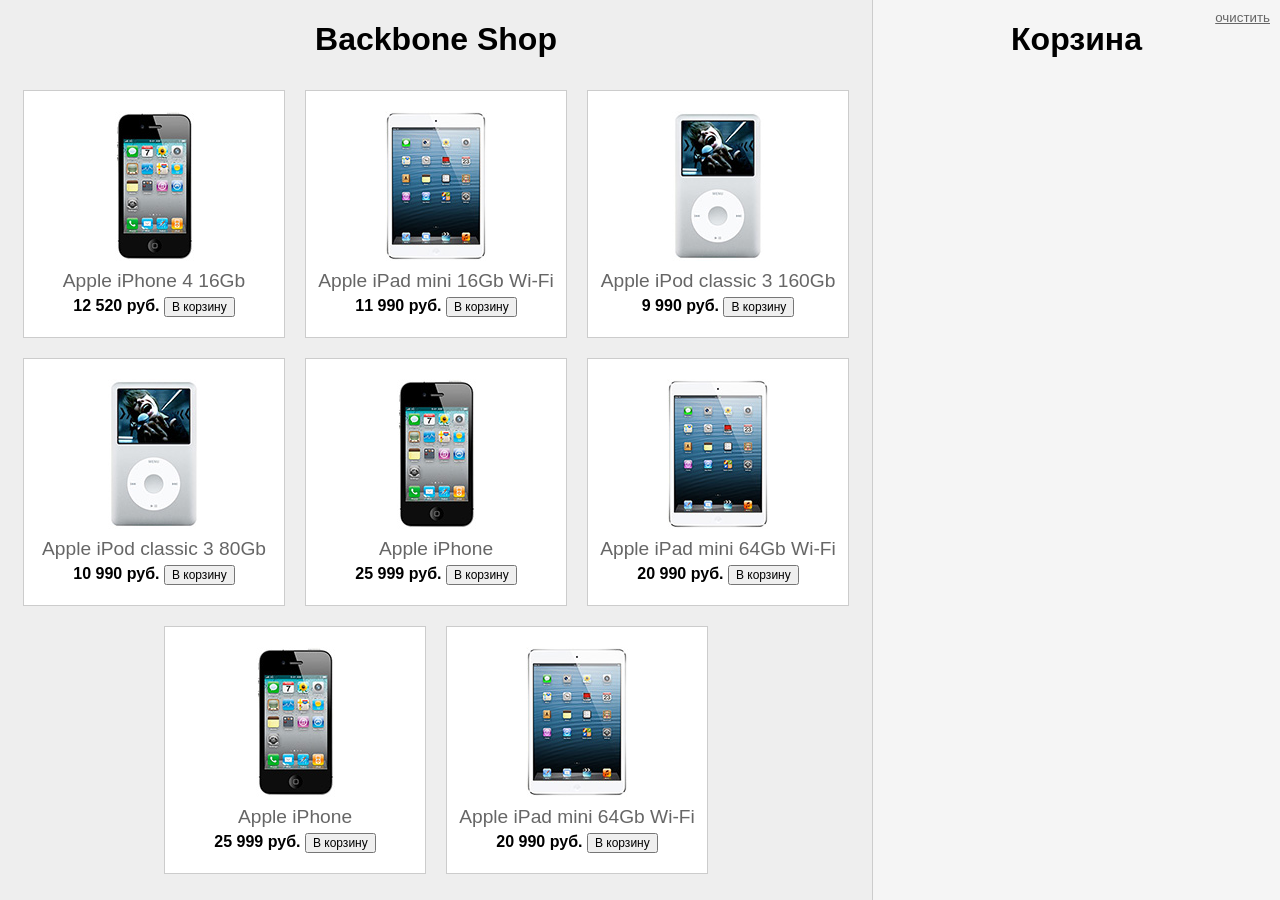
<file: index.html>
<!DOCTYPE html>
<html>
<head>
    <meta charset="utf-8">
    <meta name="viewport" content="width=870">
    <title>Vuaro Test Job</title>
    <link rel="stylesheet" href="css/main.css">
</head>
<body>

<div class="content">
    <h1>Backbone Shop</h1>
    <div class="catalog"></div>
</div>

<div class="cart">
    <h1>Корзина</h1>
    <span class="clear">очистить</span>
    <ul class="list"></ul>
</div>

<script data-main="app/main.js" src="app/vendor/requirejs/require.js"></script>

</body>
</html>
</file>
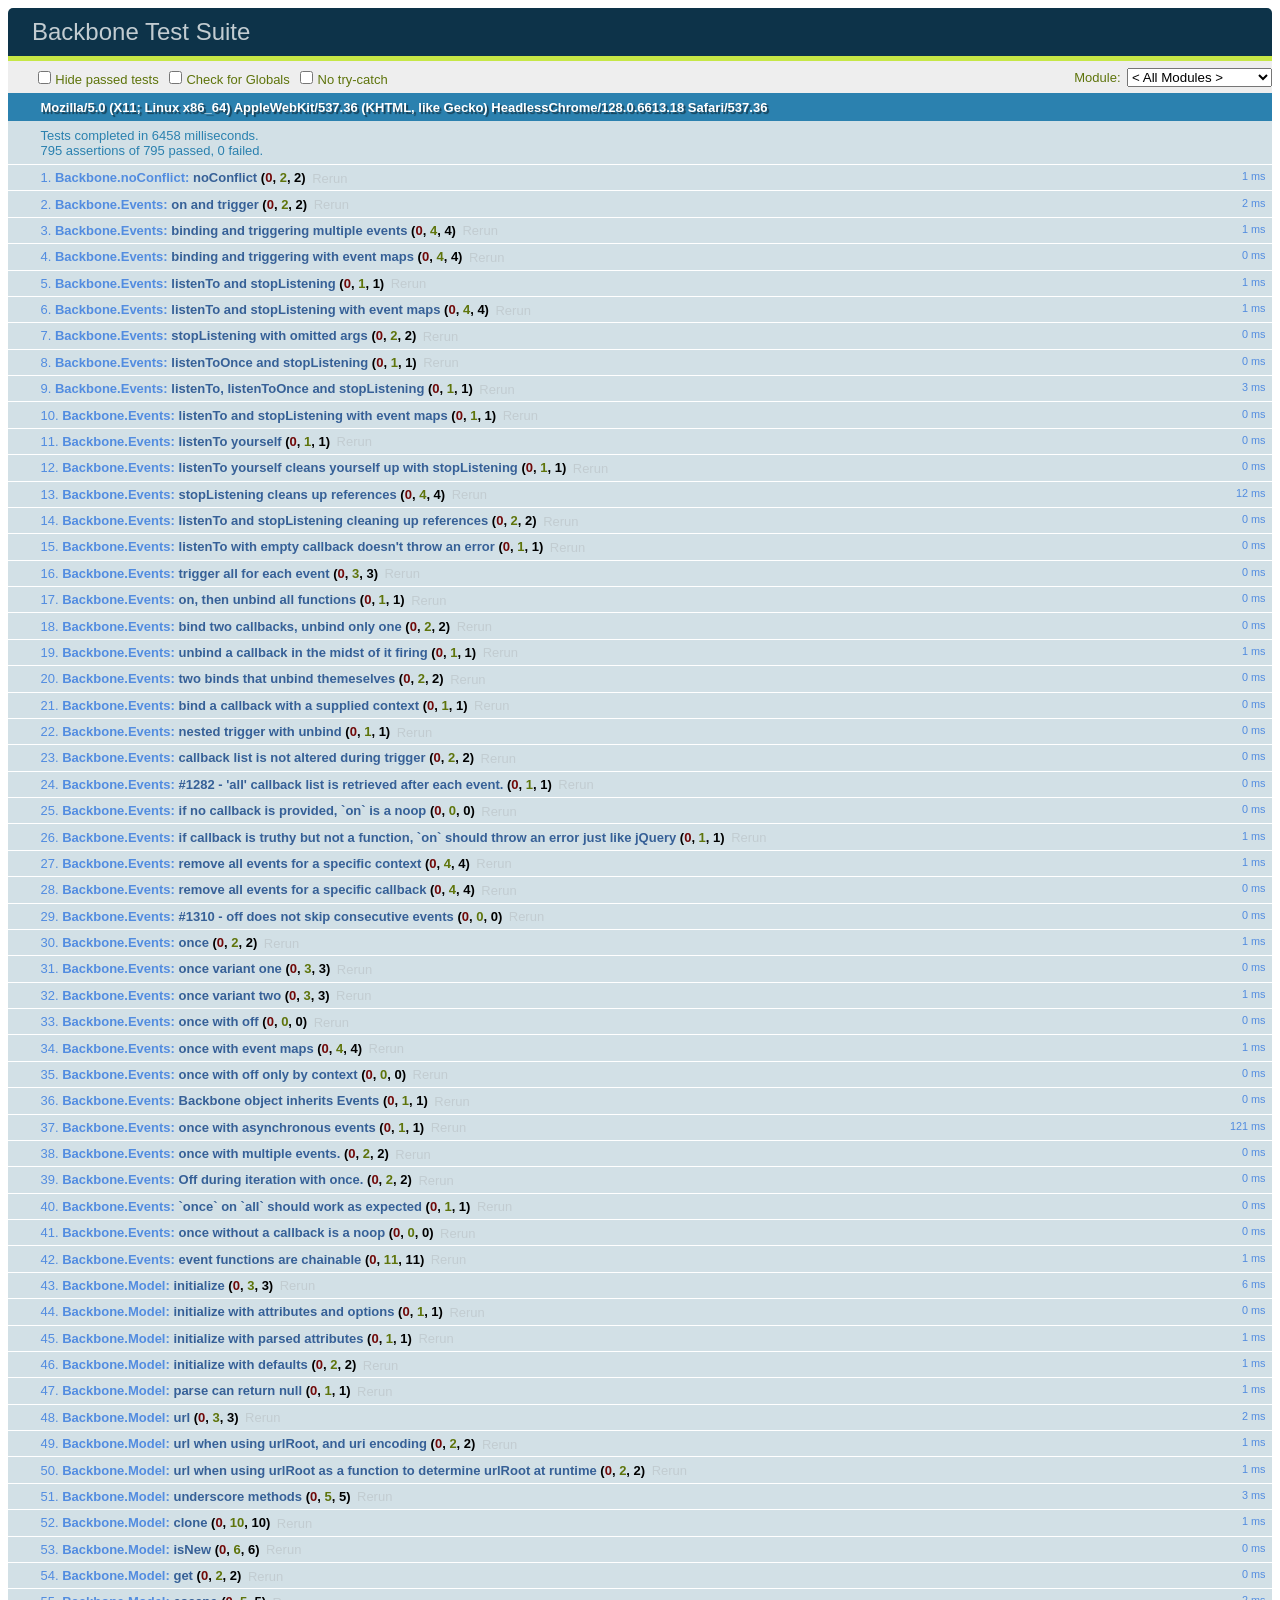
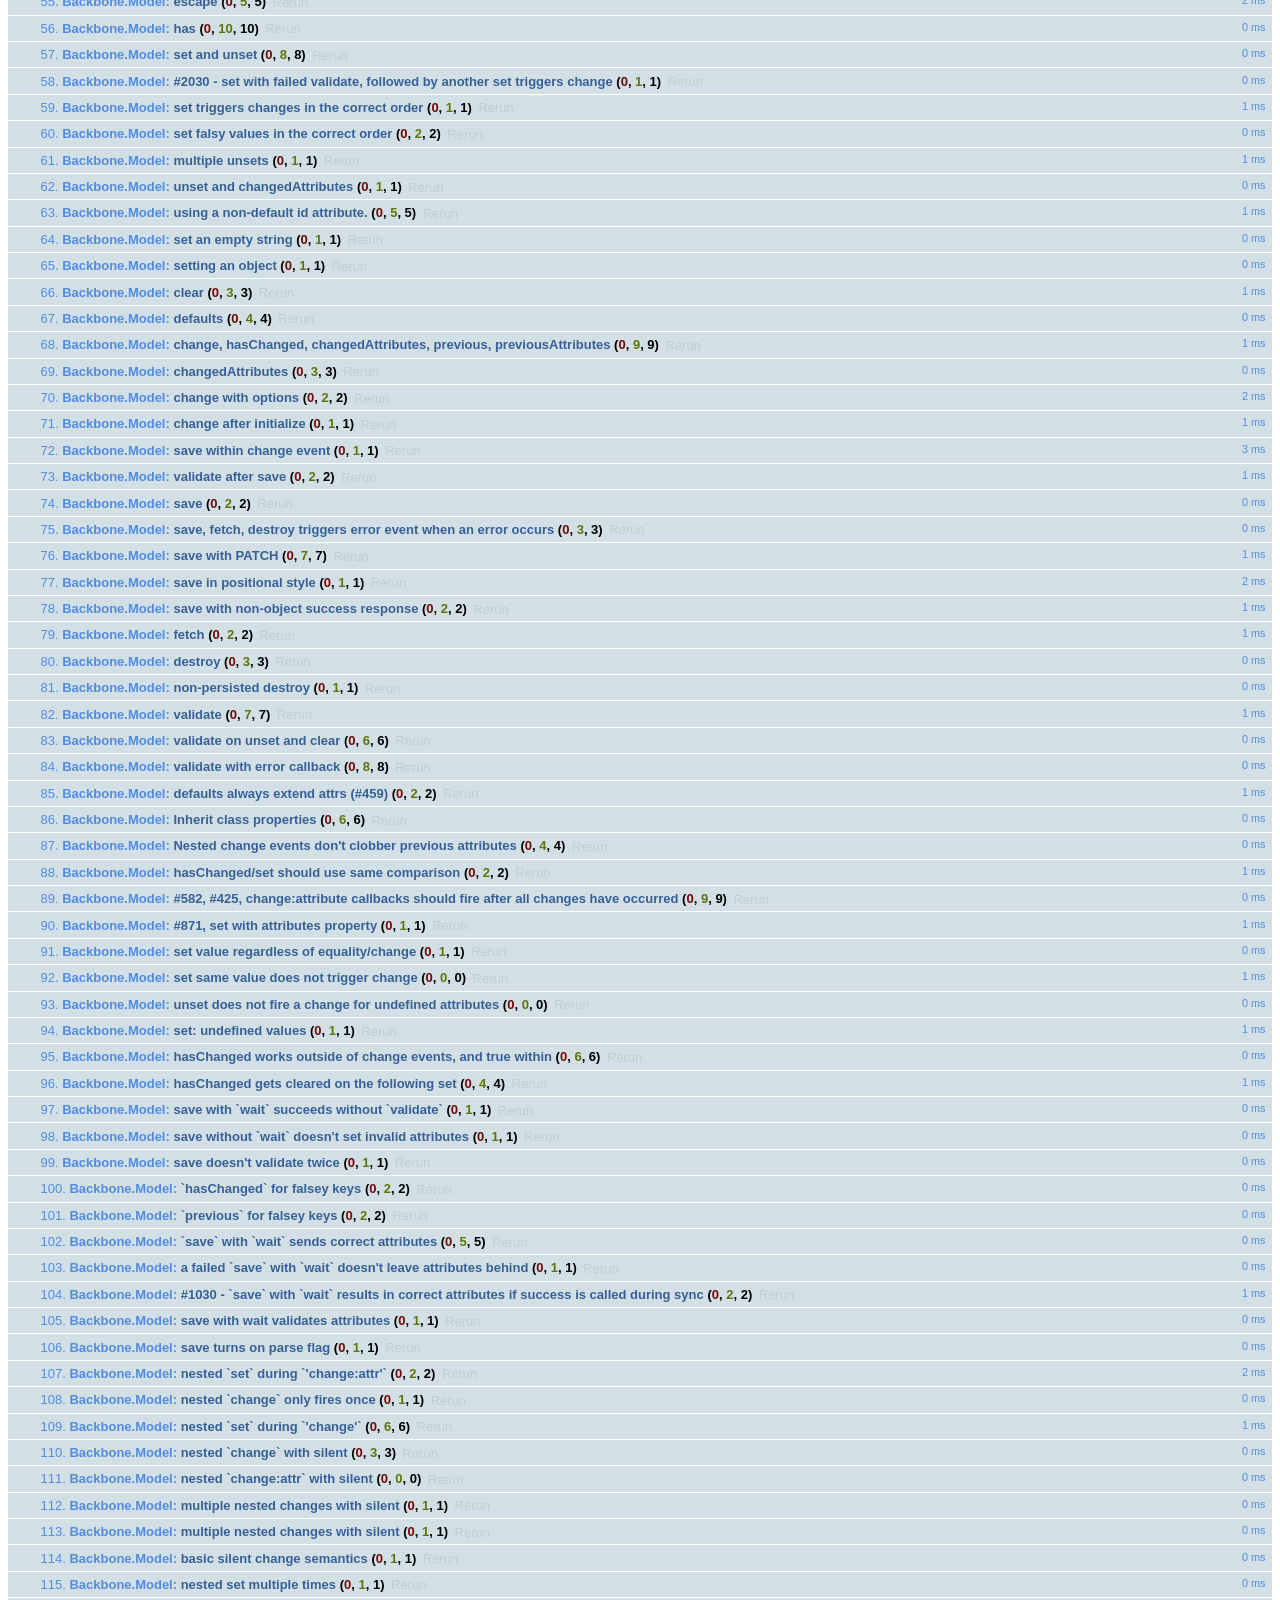
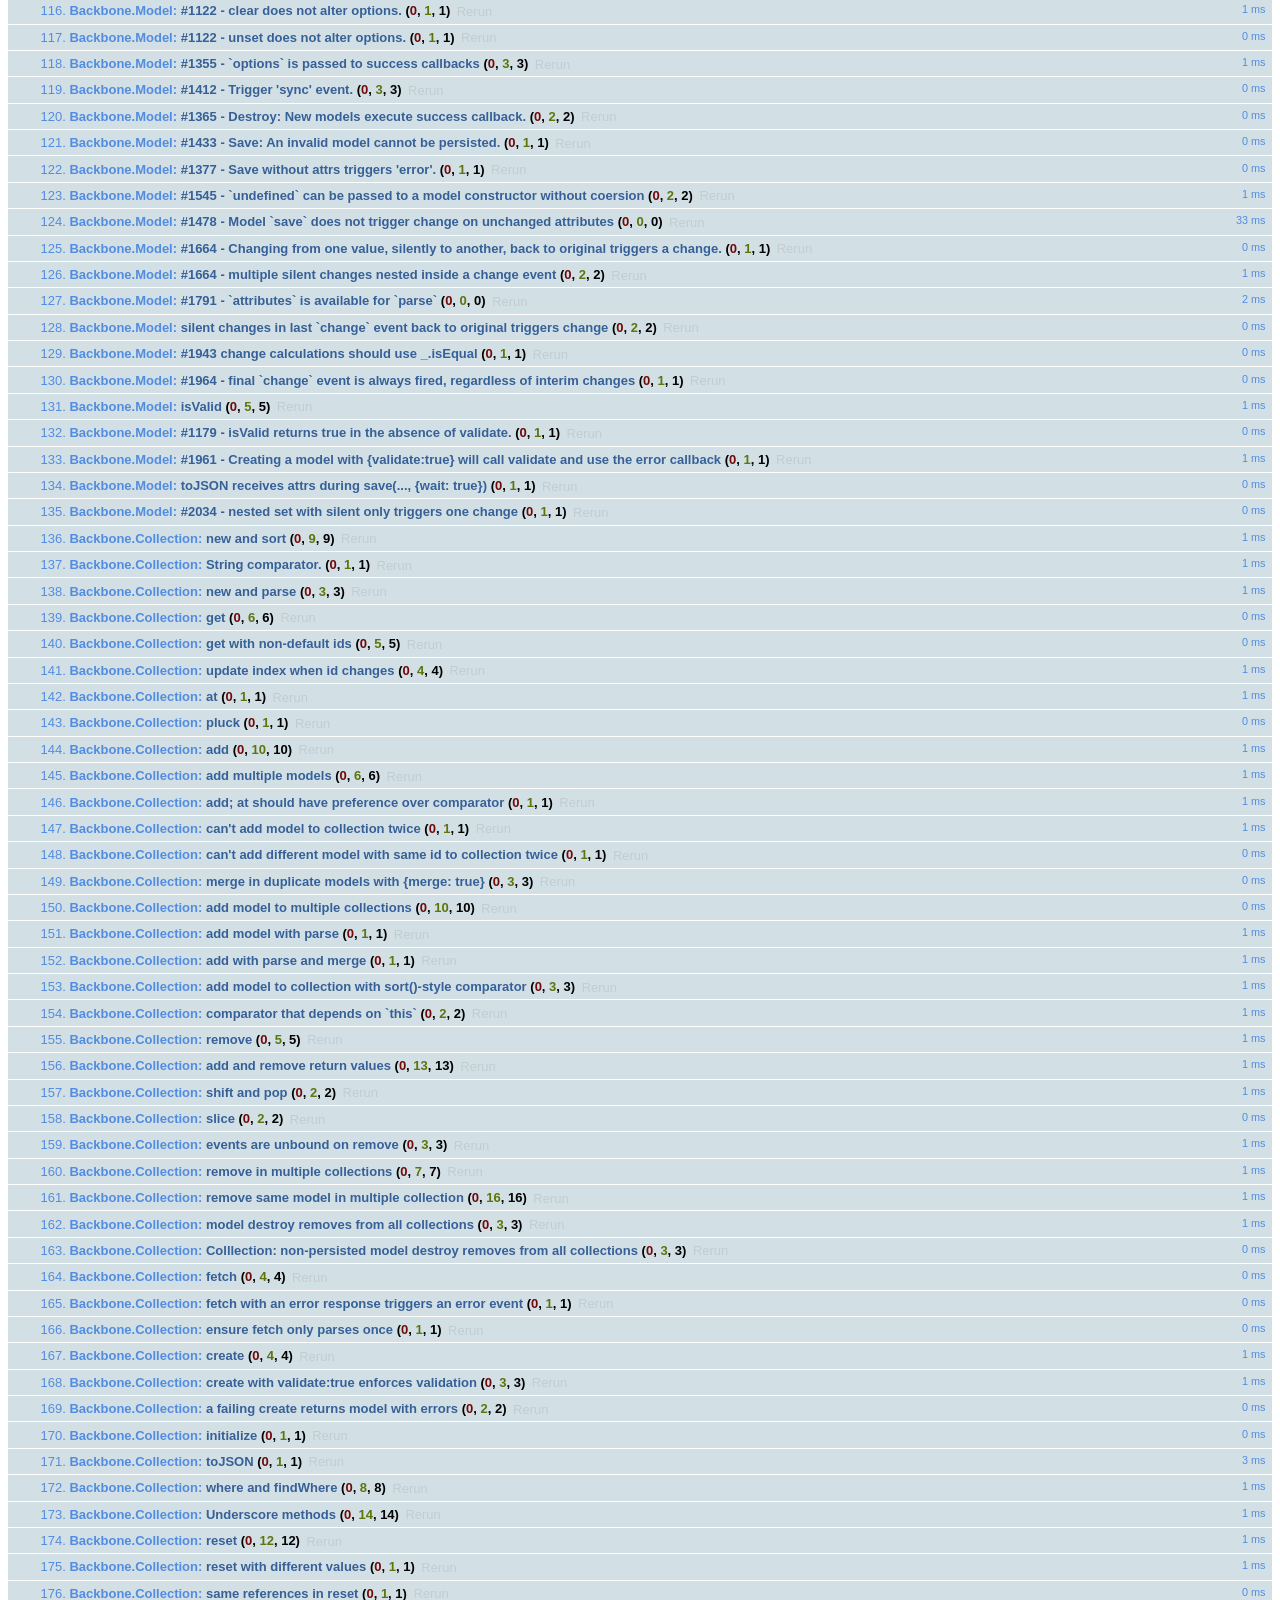
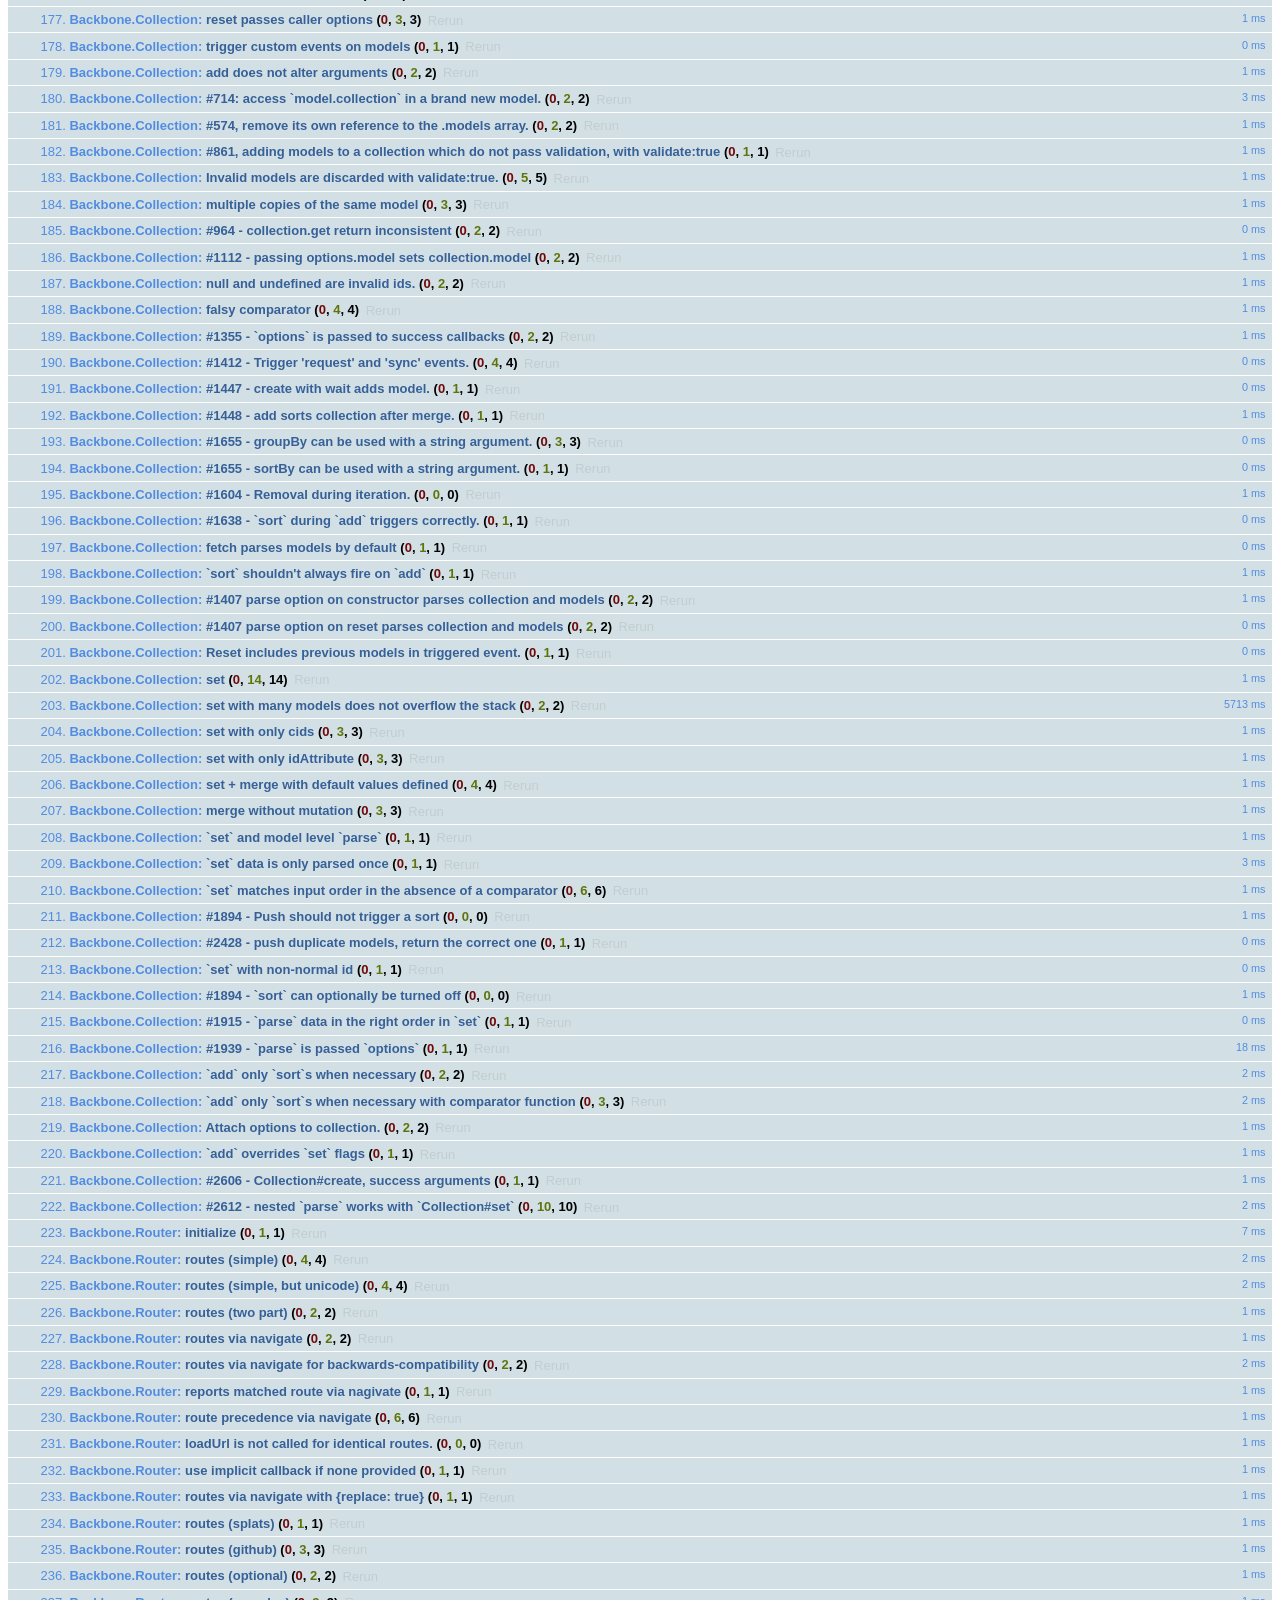
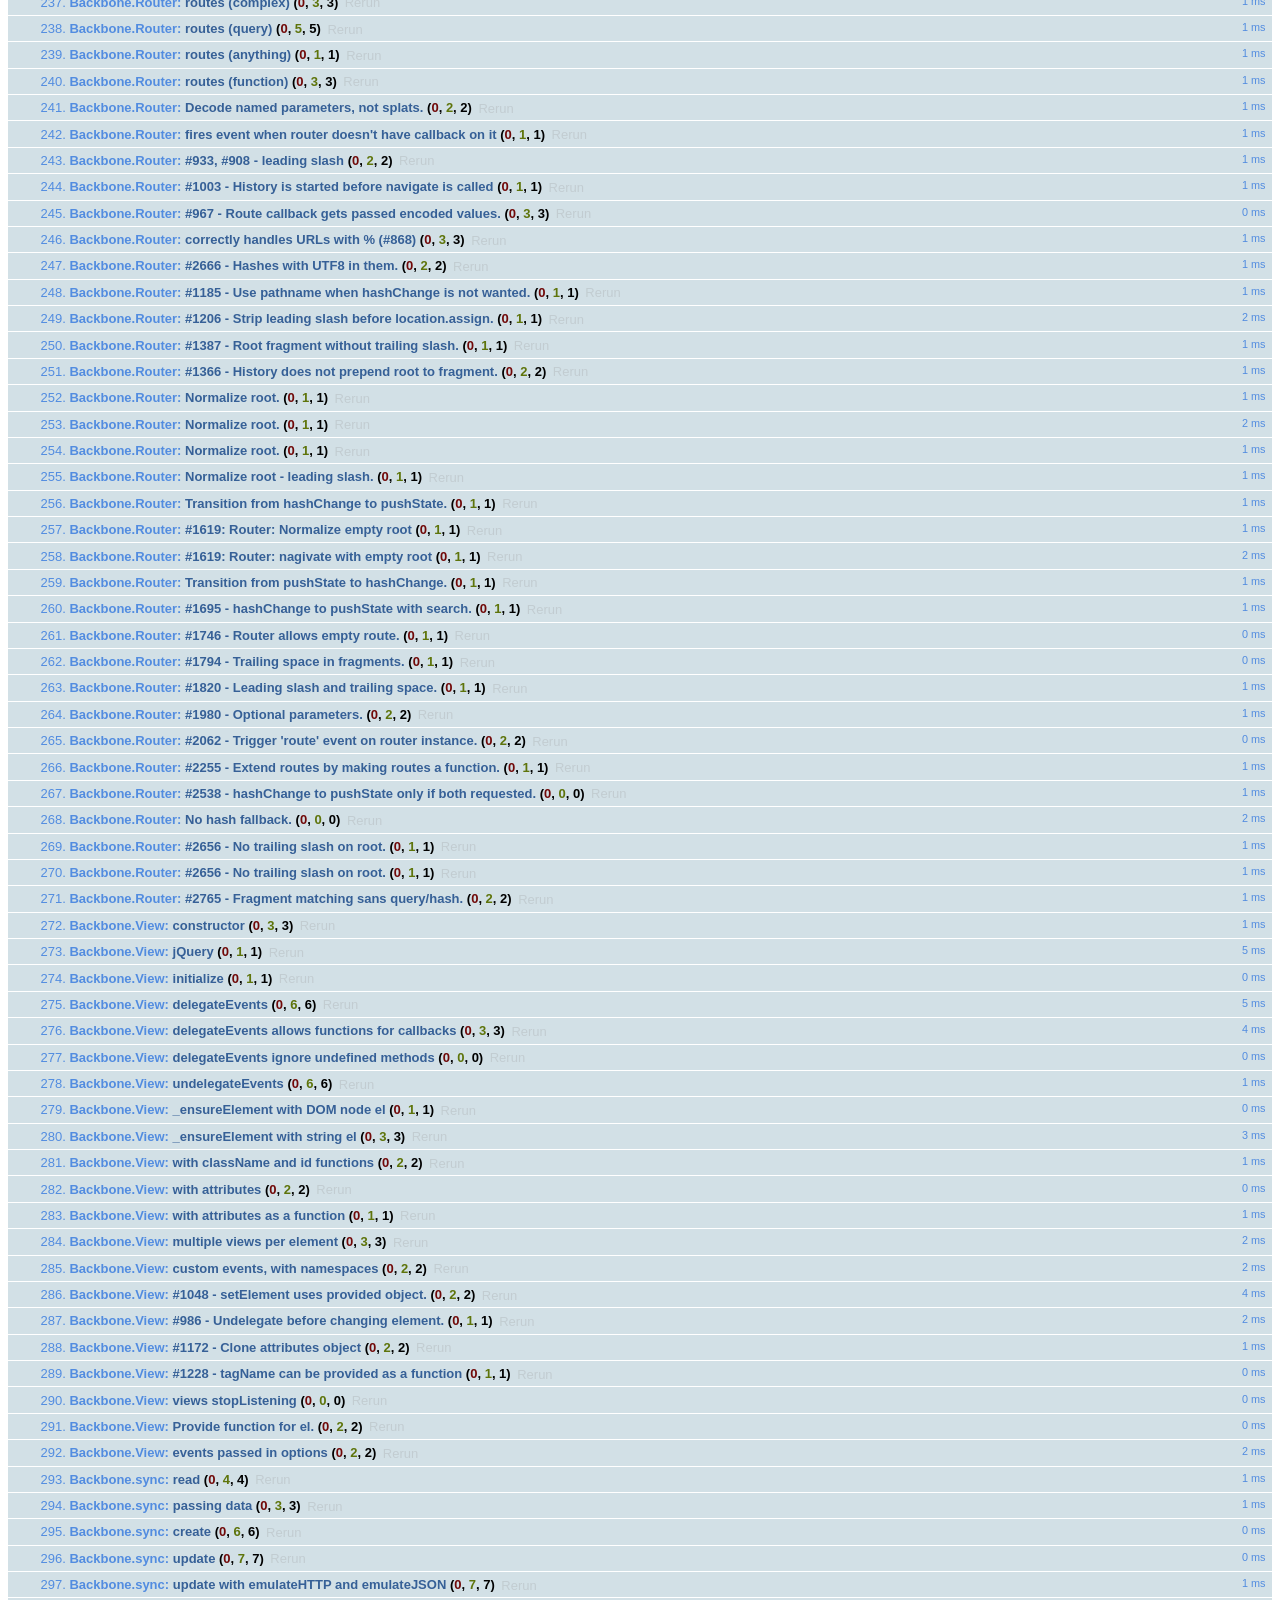
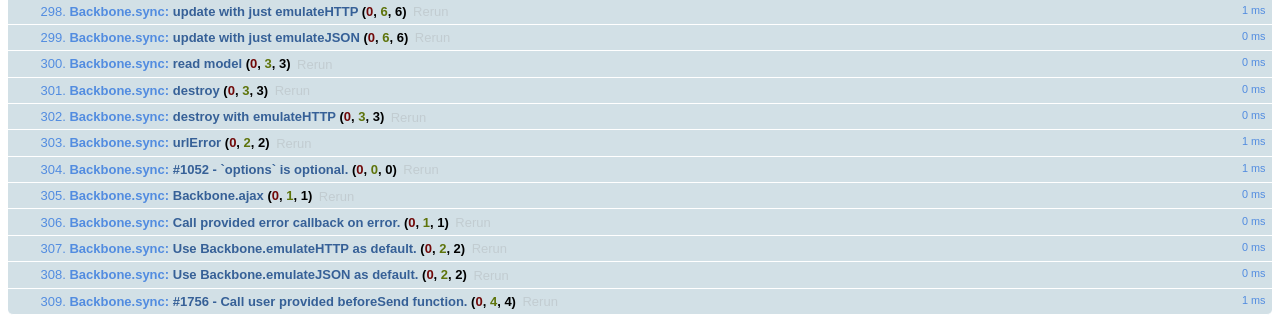
<file: app/vendor/backbone-amd/test/index.html>
<!doctype html>
<html>
<head>
  <meta charset='utf8'>
  <title>Backbone Test Suite</title>
  <link rel="stylesheet" href="vendor/qunit.css" type="text/css" media="screen">
  <link rel="icon" href="../docs/images/favicon.ico">
</head>
<body>
  <div id="qunit"></div>
  <div id="qunit-fixture">
    <div id='testElement'>
      <h1>Test</h1>
    </div>
  </div>
  <script src="vendor/json2.js"></script>
  <script src="vendor/jquery.js"></script>
  <script src="vendor/qunit.js"></script>
  <script src="vendor/underscore.js"></script>
  <script src="../backbone.js"></script>
  <script src="environment.js"></script>
  <script src="noconflict.js"></script>
  <script src="events.js"></script>
  <script src="model.js"></script>
  <script src="collection.js"></script>
  <script src="router.js"></script>
  <script src="view.js"></script>
  <script src="sync.js"></script>
</body>
</html>
</file>
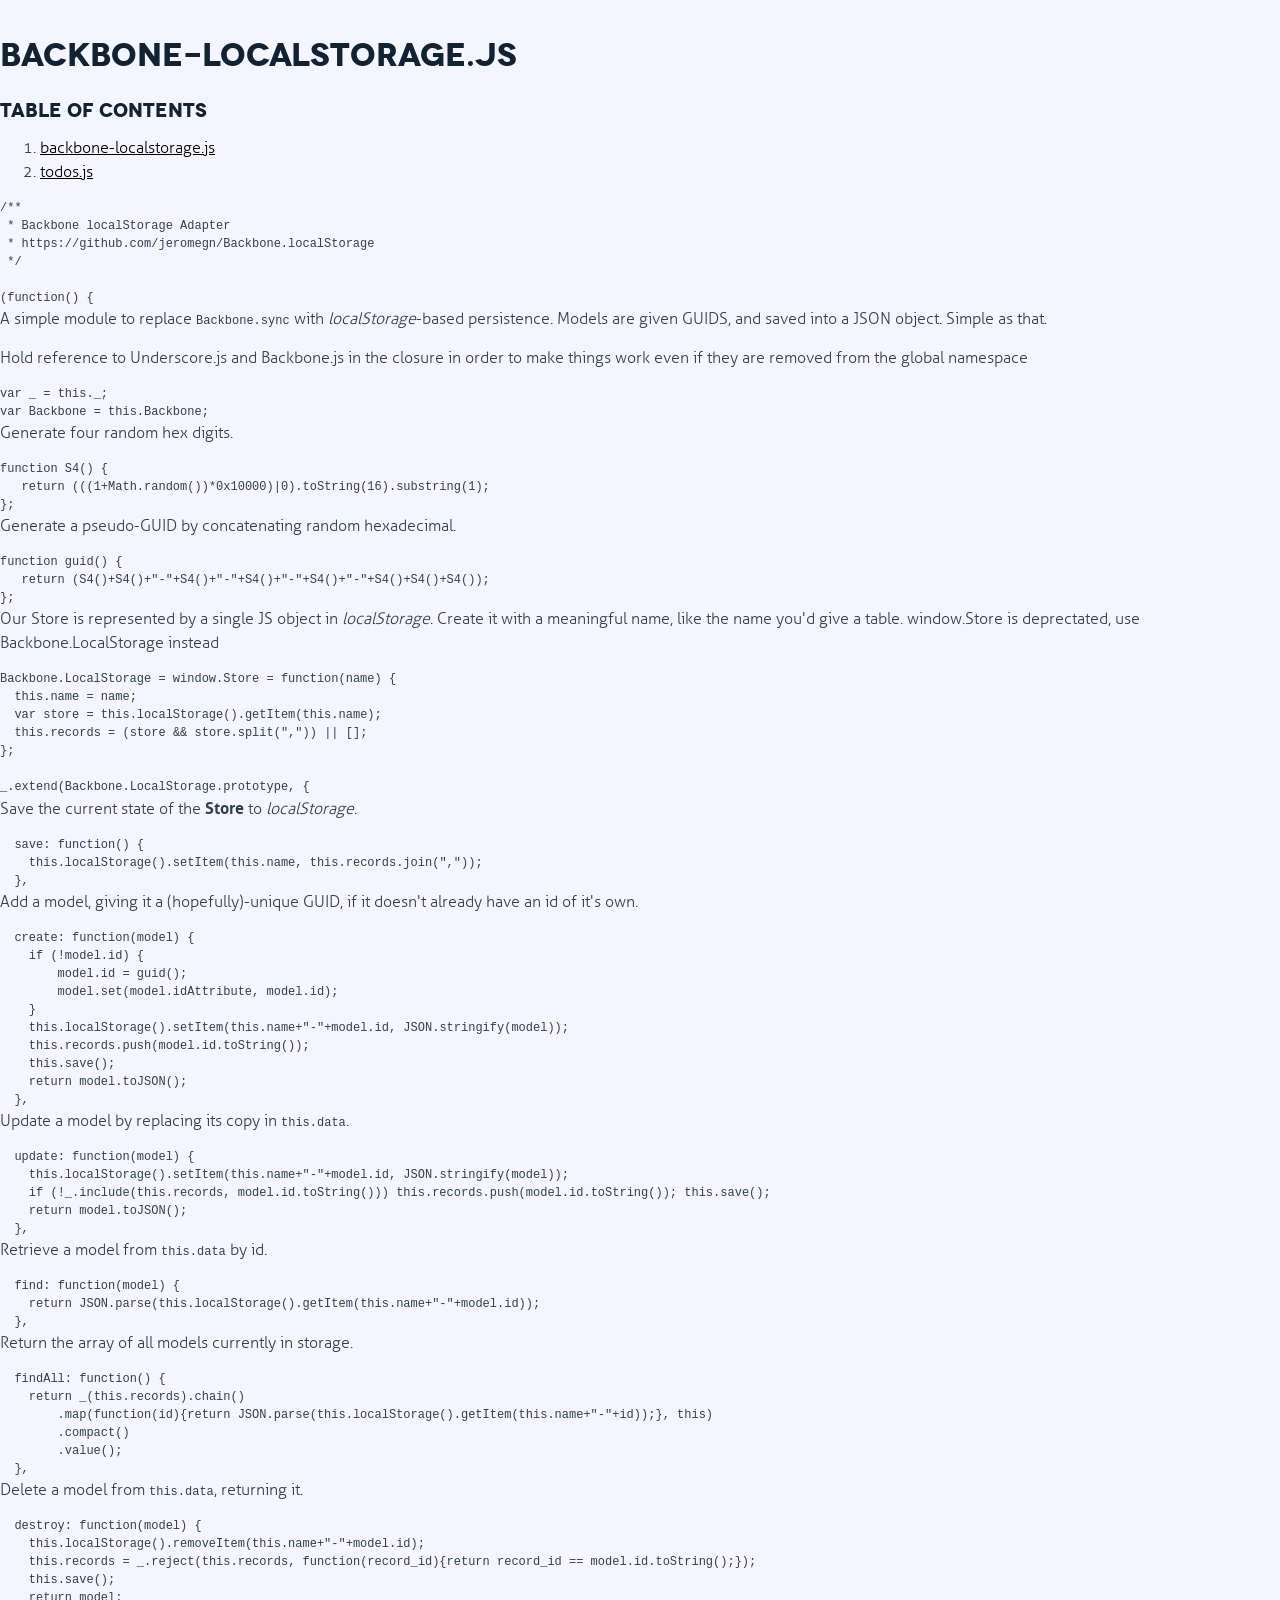
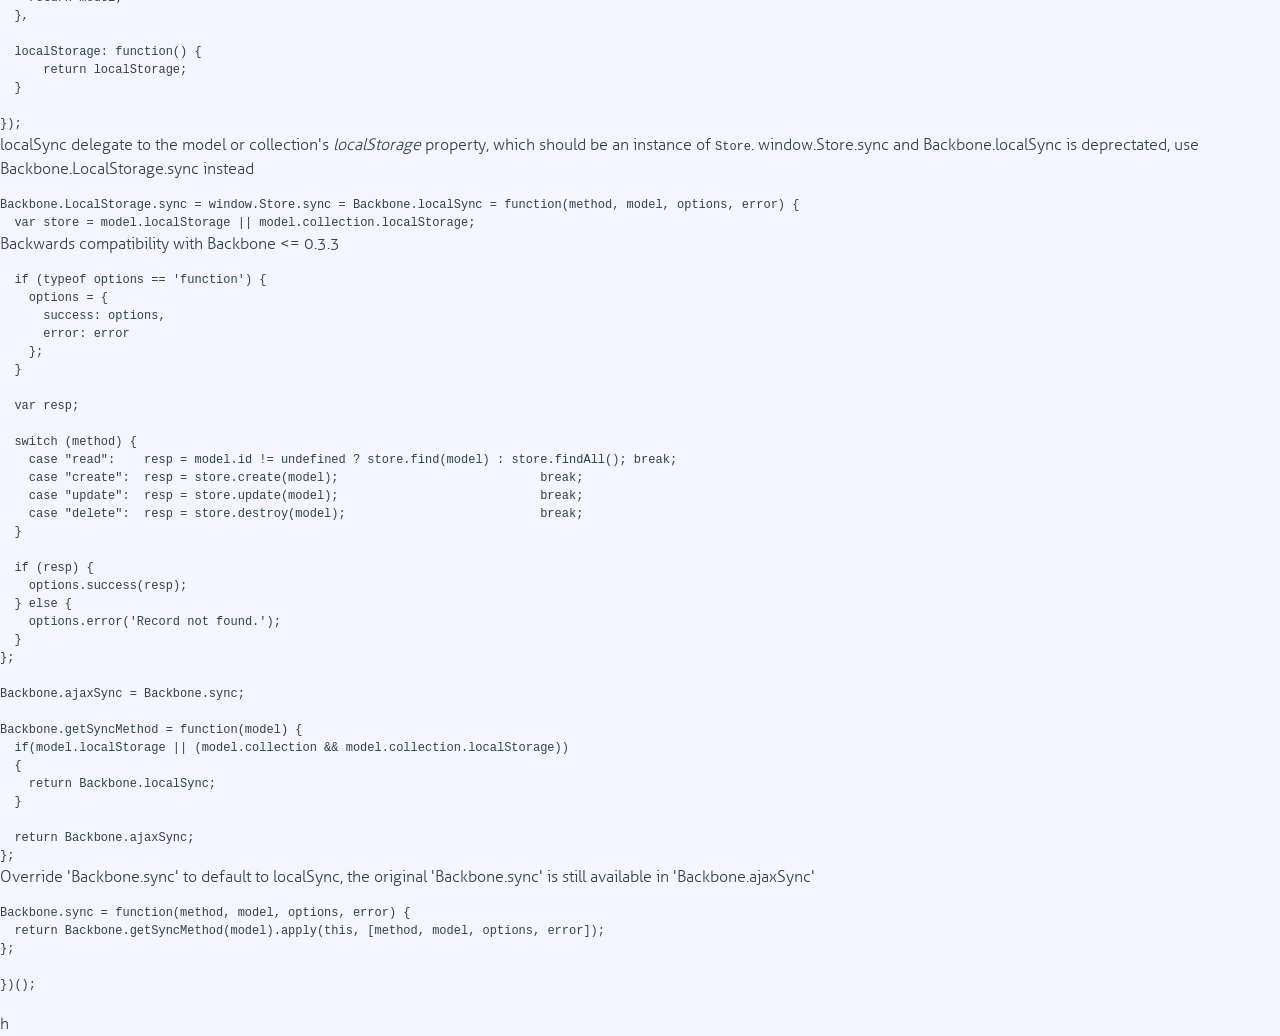
<file: app/vendor/backbone-amd/docs/backbone-localstorage.html>
<!DOCTYPE html>

<html>
<head>
  <title>backbone-localstorage.js</title>
  <meta http-equiv="content-type" content="text/html; charset=UTF-8">
  <meta name="viewport" content="width=device-width, target-densitydpi=160dpi, initial-scale=1.0; maximum-scale=1.0; user-scalable=0;">
  <link rel="stylesheet" media="all" href="public/stylesheets/normalize.css" />
  <link rel="stylesheet" media="all" href="docco.css" />
</head>
<body>
  <div class="container">
    <div class="page">

      <div class="header">
        
          <h1>backbone-localstorage.js</h1>
        

        
          <div class="toc">
            <h3>Table of Contents</h3>
            <ol>
              
                
                <li>
                  <a class="source" href="backbone-localstorage.html">
                    backbone-localstorage.js
                  </a>
                </li>
              
                
                <li>
                  <a class="source" href="todos.html">
                    todos.js
                  </a>
                </li>
              
            </ol>
          </div>
        
      </div>

      
        
        
        
          <div class="highlight"><pre><span class="cm">/**</span>
<span class="cm"> * Backbone localStorage Adapter</span>
<span class="cm"> * https://github.com/jeromegn/Backbone.localStorage</span>
<span class="cm"> */</span>

<span class="p">(</span><span class="kd">function</span><span class="p">()</span> <span class="p">{</span></pre></div>
        
      
        
        
<p>A simple module to replace <code>Backbone.sync</code> with <em>localStorage</em>-based
persistence. Models are given GUIDS, and saved into a JSON object. Simple
as that.

</p>
<p>Hold reference to Underscore.js and Backbone.js in the closure in order
to make things work even if they are removed from the global namespace

</p>

        
          <div class="highlight"><pre><span class="kd">var</span> <span class="nx">_</span> <span class="o">=</span> <span class="k">this</span><span class="p">.</span><span class="nx">_</span><span class="p">;</span>
<span class="kd">var</span> <span class="nx">Backbone</span> <span class="o">=</span> <span class="k">this</span><span class="p">.</span><span class="nx">Backbone</span><span class="p">;</span></pre></div>
        
      
        
        
<p>Generate four random hex digits.

</p>

        
          <div class="highlight"><pre><span class="kd">function</span> <span class="nx">S4</span><span class="p">()</span> <span class="p">{</span>
   <span class="k">return</span> <span class="p">(((</span><span class="mi">1</span><span class="o">+</span><span class="nb">Math</span><span class="p">.</span><span class="nx">random</span><span class="p">())</span><span class="o">*</span><span class="mh">0x10000</span><span class="p">)</span><span class="o">|</span><span class="mi">0</span><span class="p">).</span><span class="nx">toString</span><span class="p">(</span><span class="mi">16</span><span class="p">).</span><span class="nx">substring</span><span class="p">(</span><span class="mi">1</span><span class="p">);</span>
<span class="p">};</span></pre></div>
        
      
        
        
<p>Generate a pseudo-GUID by concatenating random hexadecimal.

</p>

        
          <div class="highlight"><pre><span class="kd">function</span> <span class="nx">guid</span><span class="p">()</span> <span class="p">{</span>
   <span class="k">return</span> <span class="p">(</span><span class="nx">S4</span><span class="p">()</span><span class="o">+</span><span class="nx">S4</span><span class="p">()</span><span class="o">+</span><span class="s2">&quot;-&quot;</span><span class="o">+</span><span class="nx">S4</span><span class="p">()</span><span class="o">+</span><span class="s2">&quot;-&quot;</span><span class="o">+</span><span class="nx">S4</span><span class="p">()</span><span class="o">+</span><span class="s2">&quot;-&quot;</span><span class="o">+</span><span class="nx">S4</span><span class="p">()</span><span class="o">+</span><span class="s2">&quot;-&quot;</span><span class="o">+</span><span class="nx">S4</span><span class="p">()</span><span class="o">+</span><span class="nx">S4</span><span class="p">()</span><span class="o">+</span><span class="nx">S4</span><span class="p">());</span>
<span class="p">};</span></pre></div>
        
      
        
        
<p>Our Store is represented by a single JS object in <em>localStorage</em>. Create it
with a meaningful name, like the name you&#39;d give a table.
window.Store is deprectated, use Backbone.LocalStorage instead

</p>

        
          <div class="highlight"><pre><span class="nx">Backbone</span><span class="p">.</span><span class="nx">LocalStorage</span> <span class="o">=</span> <span class="nb">window</span><span class="p">.</span><span class="nx">Store</span> <span class="o">=</span> <span class="kd">function</span><span class="p">(</span><span class="nx">name</span><span class="p">)</span> <span class="p">{</span>
  <span class="k">this</span><span class="p">.</span><span class="nx">name</span> <span class="o">=</span> <span class="nx">name</span><span class="p">;</span>
  <span class="kd">var</span> <span class="nx">store</span> <span class="o">=</span> <span class="k">this</span><span class="p">.</span><span class="nx">localStorage</span><span class="p">().</span><span class="nx">getItem</span><span class="p">(</span><span class="k">this</span><span class="p">.</span><span class="nx">name</span><span class="p">);</span>
  <span class="k">this</span><span class="p">.</span><span class="nx">records</span> <span class="o">=</span> <span class="p">(</span><span class="nx">store</span> <span class="o">&amp;&amp;</span> <span class="nx">store</span><span class="p">.</span><span class="nx">split</span><span class="p">(</span><span class="s2">&quot;,&quot;</span><span class="p">))</span> <span class="o">||</span> <span class="p">[];</span>
<span class="p">};</span>

<span class="nx">_</span><span class="p">.</span><span class="nx">extend</span><span class="p">(</span><span class="nx">Backbone</span><span class="p">.</span><span class="nx">LocalStorage</span><span class="p">.</span><span class="nx">prototype</span><span class="p">,</span> <span class="p">{</span></pre></div>
        
      
        
        
<p>Save the current state of the <strong>Store</strong> to <em>localStorage</em>.

</p>

        
          <div class="highlight"><pre>  <span class="nx">save</span><span class="o">:</span> <span class="kd">function</span><span class="p">()</span> <span class="p">{</span>
    <span class="k">this</span><span class="p">.</span><span class="nx">localStorage</span><span class="p">().</span><span class="nx">setItem</span><span class="p">(</span><span class="k">this</span><span class="p">.</span><span class="nx">name</span><span class="p">,</span> <span class="k">this</span><span class="p">.</span><span class="nx">records</span><span class="p">.</span><span class="nx">join</span><span class="p">(</span><span class="s2">&quot;,&quot;</span><span class="p">));</span>
  <span class="p">},</span></pre></div>
        
      
        
        
<p>Add a model, giving it a (hopefully)-unique GUID, if it doesn&#39;t already
have an id of it&#39;s own.

</p>

        
          <div class="highlight"><pre>  <span class="nx">create</span><span class="o">:</span> <span class="kd">function</span><span class="p">(</span><span class="nx">model</span><span class="p">)</span> <span class="p">{</span>
    <span class="k">if</span> <span class="p">(</span><span class="o">!</span><span class="nx">model</span><span class="p">.</span><span class="nx">id</span><span class="p">)</span> <span class="p">{</span>
        <span class="nx">model</span><span class="p">.</span><span class="nx">id</span> <span class="o">=</span> <span class="nx">guid</span><span class="p">();</span>
        <span class="nx">model</span><span class="p">.</span><span class="nx">set</span><span class="p">(</span><span class="nx">model</span><span class="p">.</span><span class="nx">idAttribute</span><span class="p">,</span> <span class="nx">model</span><span class="p">.</span><span class="nx">id</span><span class="p">);</span>
    <span class="p">}</span>
    <span class="k">this</span><span class="p">.</span><span class="nx">localStorage</span><span class="p">().</span><span class="nx">setItem</span><span class="p">(</span><span class="k">this</span><span class="p">.</span><span class="nx">name</span><span class="o">+</span><span class="s2">&quot;-&quot;</span><span class="o">+</span><span class="nx">model</span><span class="p">.</span><span class="nx">id</span><span class="p">,</span> <span class="nx">JSON</span><span class="p">.</span><span class="nx">stringify</span><span class="p">(</span><span class="nx">model</span><span class="p">));</span>
    <span class="k">this</span><span class="p">.</span><span class="nx">records</span><span class="p">.</span><span class="nx">push</span><span class="p">(</span><span class="nx">model</span><span class="p">.</span><span class="nx">id</span><span class="p">.</span><span class="nx">toString</span><span class="p">());</span>
    <span class="k">this</span><span class="p">.</span><span class="nx">save</span><span class="p">();</span>
    <span class="k">return</span> <span class="nx">model</span><span class="p">.</span><span class="nx">toJSON</span><span class="p">();</span>
  <span class="p">},</span></pre></div>
        
      
        
        
<p>Update a model by replacing its copy in <code>this.data</code>.

</p>

        
          <div class="highlight"><pre>  <span class="nx">update</span><span class="o">:</span> <span class="kd">function</span><span class="p">(</span><span class="nx">model</span><span class="p">)</span> <span class="p">{</span>
    <span class="k">this</span><span class="p">.</span><span class="nx">localStorage</span><span class="p">().</span><span class="nx">setItem</span><span class="p">(</span><span class="k">this</span><span class="p">.</span><span class="nx">name</span><span class="o">+</span><span class="s2">&quot;-&quot;</span><span class="o">+</span><span class="nx">model</span><span class="p">.</span><span class="nx">id</span><span class="p">,</span> <span class="nx">JSON</span><span class="p">.</span><span class="nx">stringify</span><span class="p">(</span><span class="nx">model</span><span class="p">));</span>
    <span class="k">if</span> <span class="p">(</span><span class="o">!</span><span class="nx">_</span><span class="p">.</span><span class="nx">include</span><span class="p">(</span><span class="k">this</span><span class="p">.</span><span class="nx">records</span><span class="p">,</span> <span class="nx">model</span><span class="p">.</span><span class="nx">id</span><span class="p">.</span><span class="nx">toString</span><span class="p">()))</span> <span class="k">this</span><span class="p">.</span><span class="nx">records</span><span class="p">.</span><span class="nx">push</span><span class="p">(</span><span class="nx">model</span><span class="p">.</span><span class="nx">id</span><span class="p">.</span><span class="nx">toString</span><span class="p">());</span> <span class="k">this</span><span class="p">.</span><span class="nx">save</span><span class="p">();</span>
    <span class="k">return</span> <span class="nx">model</span><span class="p">.</span><span class="nx">toJSON</span><span class="p">();</span>
  <span class="p">},</span></pre></div>
        
      
        
        
<p>Retrieve a model from <code>this.data</code> by id.

</p>

        
          <div class="highlight"><pre>  <span class="nx">find</span><span class="o">:</span> <span class="kd">function</span><span class="p">(</span><span class="nx">model</span><span class="p">)</span> <span class="p">{</span>
    <span class="k">return</span> <span class="nx">JSON</span><span class="p">.</span><span class="nx">parse</span><span class="p">(</span><span class="k">this</span><span class="p">.</span><span class="nx">localStorage</span><span class="p">().</span><span class="nx">getItem</span><span class="p">(</span><span class="k">this</span><span class="p">.</span><span class="nx">name</span><span class="o">+</span><span class="s2">&quot;-&quot;</span><span class="o">+</span><span class="nx">model</span><span class="p">.</span><span class="nx">id</span><span class="p">));</span>
  <span class="p">},</span></pre></div>
        
      
        
        
<p>Return the array of all models currently in storage.

</p>

        
          <div class="highlight"><pre>  <span class="nx">findAll</span><span class="o">:</span> <span class="kd">function</span><span class="p">()</span> <span class="p">{</span>
    <span class="k">return</span> <span class="nx">_</span><span class="p">(</span><span class="k">this</span><span class="p">.</span><span class="nx">records</span><span class="p">).</span><span class="nx">chain</span><span class="p">()</span>
        <span class="p">.</span><span class="nx">map</span><span class="p">(</span><span class="kd">function</span><span class="p">(</span><span class="nx">id</span><span class="p">){</span><span class="k">return</span> <span class="nx">JSON</span><span class="p">.</span><span class="nx">parse</span><span class="p">(</span><span class="k">this</span><span class="p">.</span><span class="nx">localStorage</span><span class="p">().</span><span class="nx">getItem</span><span class="p">(</span><span class="k">this</span><span class="p">.</span><span class="nx">name</span><span class="o">+</span><span class="s2">&quot;-&quot;</span><span class="o">+</span><span class="nx">id</span><span class="p">));},</span> <span class="k">this</span><span class="p">)</span>
        <span class="p">.</span><span class="nx">compact</span><span class="p">()</span>
        <span class="p">.</span><span class="nx">value</span><span class="p">();</span>
  <span class="p">},</span></pre></div>
        
      
        
        
<p>Delete a model from <code>this.data</code>, returning it.

</p>

        
          <div class="highlight"><pre>  <span class="nx">destroy</span><span class="o">:</span> <span class="kd">function</span><span class="p">(</span><span class="nx">model</span><span class="p">)</span> <span class="p">{</span>
    <span class="k">this</span><span class="p">.</span><span class="nx">localStorage</span><span class="p">().</span><span class="nx">removeItem</span><span class="p">(</span><span class="k">this</span><span class="p">.</span><span class="nx">name</span><span class="o">+</span><span class="s2">&quot;-&quot;</span><span class="o">+</span><span class="nx">model</span><span class="p">.</span><span class="nx">id</span><span class="p">);</span>
    <span class="k">this</span><span class="p">.</span><span class="nx">records</span> <span class="o">=</span> <span class="nx">_</span><span class="p">.</span><span class="nx">reject</span><span class="p">(</span><span class="k">this</span><span class="p">.</span><span class="nx">records</span><span class="p">,</span> <span class="kd">function</span><span class="p">(</span><span class="nx">record_id</span><span class="p">){</span><span class="k">return</span> <span class="nx">record_id</span> <span class="o">==</span> <span class="nx">model</span><span class="p">.</span><span class="nx">id</span><span class="p">.</span><span class="nx">toString</span><span class="p">();});</span>
    <span class="k">this</span><span class="p">.</span><span class="nx">save</span><span class="p">();</span>
    <span class="k">return</span> <span class="nx">model</span><span class="p">;</span>
  <span class="p">},</span>

  <span class="nx">localStorage</span><span class="o">:</span> <span class="kd">function</span><span class="p">()</span> <span class="p">{</span>
      <span class="k">return</span> <span class="nx">localStorage</span><span class="p">;</span>
  <span class="p">}</span>

<span class="p">});</span></pre></div>
        
      
        
        
<p>localSync delegate to the model or collection&#39;s
<em>localStorage</em> property, which should be an instance of <code>Store</code>.
window.Store.sync and Backbone.localSync is deprectated, use Backbone.LocalStorage.sync instead

</p>

        
          <div class="highlight"><pre><span class="nx">Backbone</span><span class="p">.</span><span class="nx">LocalStorage</span><span class="p">.</span><span class="nx">sync</span> <span class="o">=</span> <span class="nb">window</span><span class="p">.</span><span class="nx">Store</span><span class="p">.</span><span class="nx">sync</span> <span class="o">=</span> <span class="nx">Backbone</span><span class="p">.</span><span class="nx">localSync</span> <span class="o">=</span> <span class="kd">function</span><span class="p">(</span><span class="nx">method</span><span class="p">,</span> <span class="nx">model</span><span class="p">,</span> <span class="nx">options</span><span class="p">,</span> <span class="nx">error</span><span class="p">)</span> <span class="p">{</span>
  <span class="kd">var</span> <span class="nx">store</span> <span class="o">=</span> <span class="nx">model</span><span class="p">.</span><span class="nx">localStorage</span> <span class="o">||</span> <span class="nx">model</span><span class="p">.</span><span class="nx">collection</span><span class="p">.</span><span class="nx">localStorage</span><span class="p">;</span></pre></div>
        
      
        
        
<p>Backwards compatibility with Backbone &lt;= 0.3.3

</p>

        
          <div class="highlight"><pre>  <span class="k">if</span> <span class="p">(</span><span class="k">typeof</span> <span class="nx">options</span> <span class="o">==</span> <span class="s1">&#39;function&#39;</span><span class="p">)</span> <span class="p">{</span>
    <span class="nx">options</span> <span class="o">=</span> <span class="p">{</span>
      <span class="nx">success</span><span class="o">:</span> <span class="nx">options</span><span class="p">,</span>
      <span class="nx">error</span><span class="o">:</span> <span class="nx">error</span>
    <span class="p">};</span>
  <span class="p">}</span>

  <span class="kd">var</span> <span class="nx">resp</span><span class="p">;</span>

  <span class="k">switch</span> <span class="p">(</span><span class="nx">method</span><span class="p">)</span> <span class="p">{</span>
    <span class="k">case</span> <span class="s2">&quot;read&quot;</span><span class="o">:</span>    <span class="nx">resp</span> <span class="o">=</span> <span class="nx">model</span><span class="p">.</span><span class="nx">id</span> <span class="o">!=</span> <span class="kc">undefined</span> <span class="o">?</span> <span class="nx">store</span><span class="p">.</span><span class="nx">find</span><span class="p">(</span><span class="nx">model</span><span class="p">)</span> <span class="o">:</span> <span class="nx">store</span><span class="p">.</span><span class="nx">findAll</span><span class="p">();</span> <span class="k">break</span><span class="p">;</span>
    <span class="k">case</span> <span class="s2">&quot;create&quot;</span><span class="o">:</span>  <span class="nx">resp</span> <span class="o">=</span> <span class="nx">store</span><span class="p">.</span><span class="nx">create</span><span class="p">(</span><span class="nx">model</span><span class="p">);</span>                            <span class="k">break</span><span class="p">;</span>
    <span class="k">case</span> <span class="s2">&quot;update&quot;</span><span class="o">:</span>  <span class="nx">resp</span> <span class="o">=</span> <span class="nx">store</span><span class="p">.</span><span class="nx">update</span><span class="p">(</span><span class="nx">model</span><span class="p">);</span>                            <span class="k">break</span><span class="p">;</span>
    <span class="k">case</span> <span class="s2">&quot;delete&quot;</span><span class="o">:</span>  <span class="nx">resp</span> <span class="o">=</span> <span class="nx">store</span><span class="p">.</span><span class="nx">destroy</span><span class="p">(</span><span class="nx">model</span><span class="p">);</span>                           <span class="k">break</span><span class="p">;</span>
  <span class="p">}</span>

  <span class="k">if</span> <span class="p">(</span><span class="nx">resp</span><span class="p">)</span> <span class="p">{</span>
    <span class="nx">options</span><span class="p">.</span><span class="nx">success</span><span class="p">(</span><span class="nx">resp</span><span class="p">);</span>
  <span class="p">}</span> <span class="k">else</span> <span class="p">{</span>
    <span class="nx">options</span><span class="p">.</span><span class="nx">error</span><span class="p">(</span><span class="s1">&#39;Record not found.&#39;</span><span class="p">);</span>
  <span class="p">}</span>
<span class="p">};</span>

<span class="nx">Backbone</span><span class="p">.</span><span class="nx">ajaxSync</span> <span class="o">=</span> <span class="nx">Backbone</span><span class="p">.</span><span class="nx">sync</span><span class="p">;</span>

<span class="nx">Backbone</span><span class="p">.</span><span class="nx">getSyncMethod</span> <span class="o">=</span> <span class="kd">function</span><span class="p">(</span><span class="nx">model</span><span class="p">)</span> <span class="p">{</span>
  <span class="k">if</span><span class="p">(</span><span class="nx">model</span><span class="p">.</span><span class="nx">localStorage</span> <span class="o">||</span> <span class="p">(</span><span class="nx">model</span><span class="p">.</span><span class="nx">collection</span> <span class="o">&amp;&amp;</span> <span class="nx">model</span><span class="p">.</span><span class="nx">collection</span><span class="p">.</span><span class="nx">localStorage</span><span class="p">))</span>
  <span class="p">{</span>
    <span class="k">return</span> <span class="nx">Backbone</span><span class="p">.</span><span class="nx">localSync</span><span class="p">;</span>
  <span class="p">}</span>

  <span class="k">return</span> <span class="nx">Backbone</span><span class="p">.</span><span class="nx">ajaxSync</span><span class="p">;</span>
<span class="p">};</span></pre></div>
        
      
        
        
<p>Override &#39;Backbone.sync&#39; to default to localSync,
the original &#39;Backbone.sync&#39; is still available in &#39;Backbone.ajaxSync&#39;
</p>

        
          <div class="highlight"><pre><span class="nx">Backbone</span><span class="p">.</span><span class="nx">sync</span> <span class="o">=</span> <span class="kd">function</span><span class="p">(</span><span class="nx">method</span><span class="p">,</span> <span class="nx">model</span><span class="p">,</span> <span class="nx">options</span><span class="p">,</span> <span class="nx">error</span><span class="p">)</span> <span class="p">{</span>
  <span class="k">return</span> <span class="nx">Backbone</span><span class="p">.</span><span class="nx">getSyncMethod</span><span class="p">(</span><span class="nx">model</span><span class="p">).</span><span class="nx">apply</span><span class="p">(</span><span class="k">this</span><span class="p">,</span> <span class="p">[</span><span class="nx">method</span><span class="p">,</span> <span class="nx">model</span><span class="p">,</span> <span class="nx">options</span><span class="p">,</span> <span class="nx">error</span><span class="p">]);</span>
<span class="p">};</span>

<span class="p">})();</span>

</pre></div>
        
      
      <div class="fleur">h</div>
    </div>
  </div>
</body>
</html>
</file>
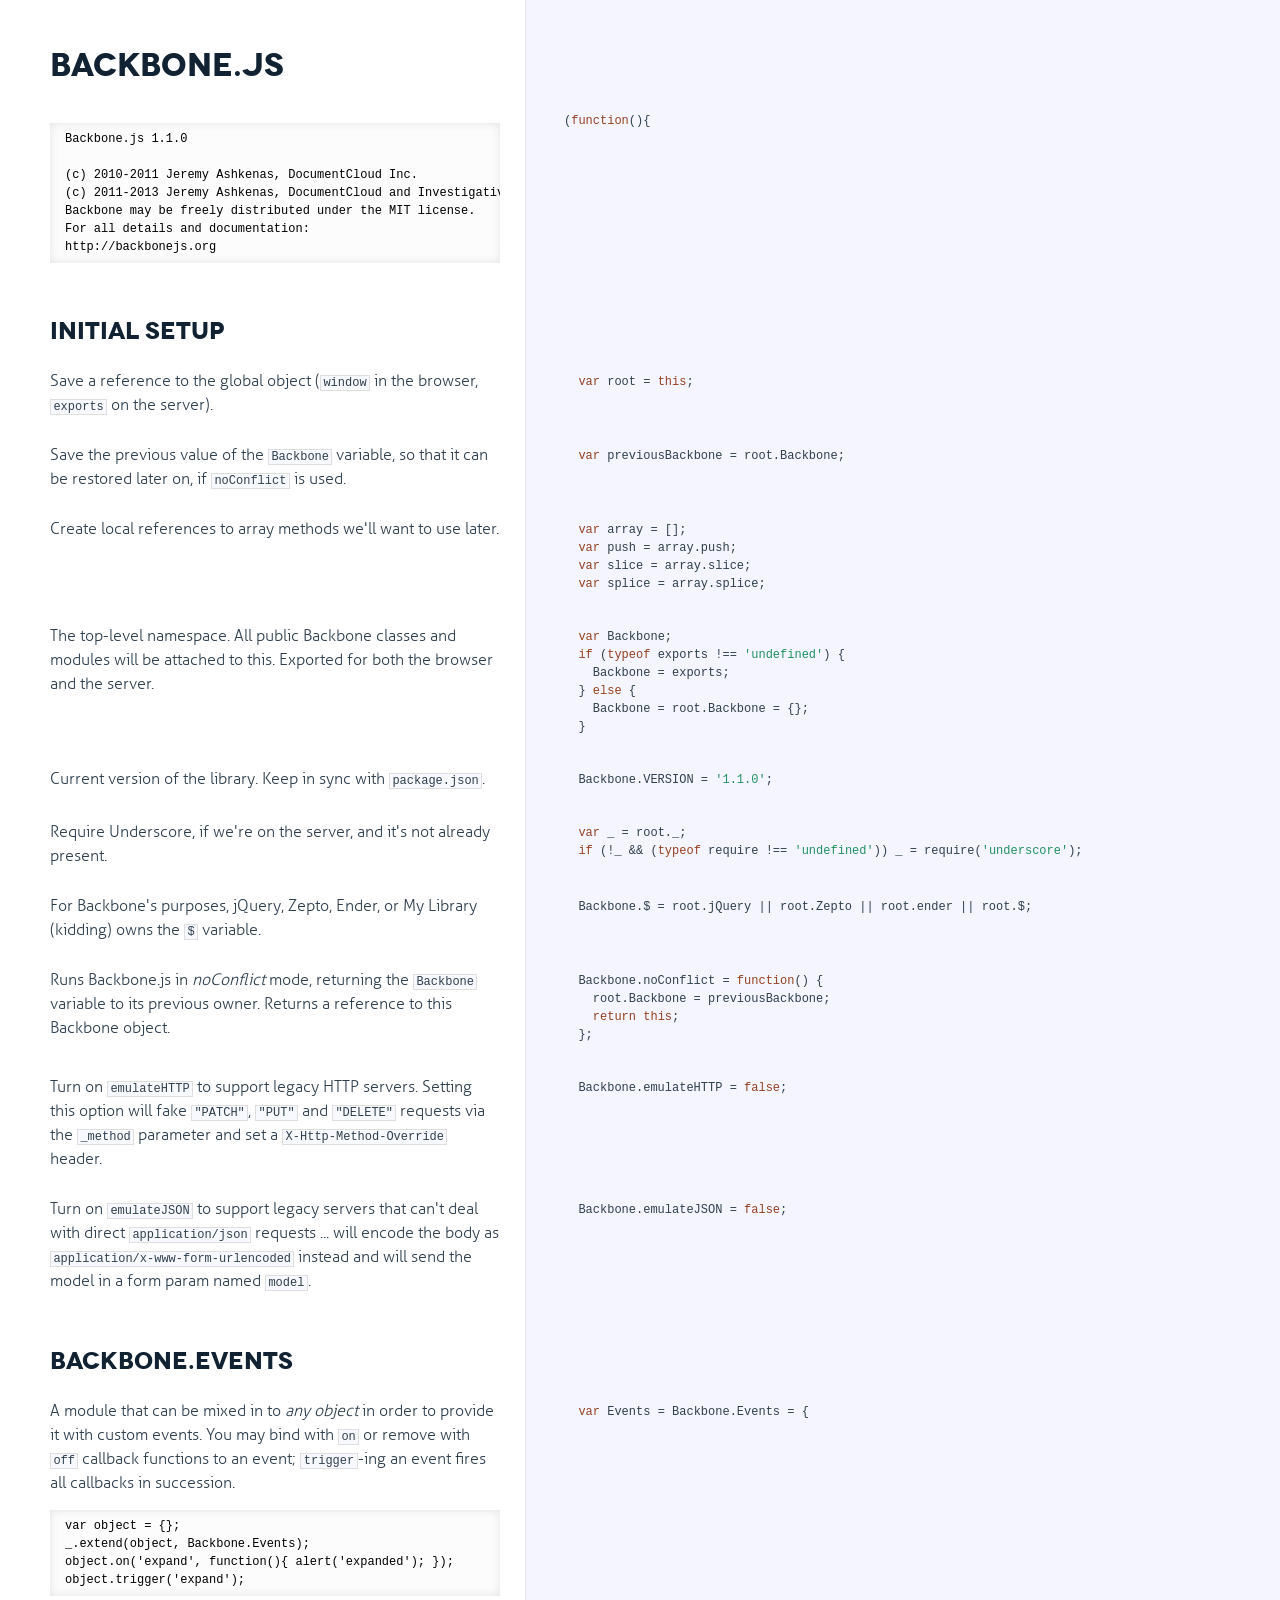
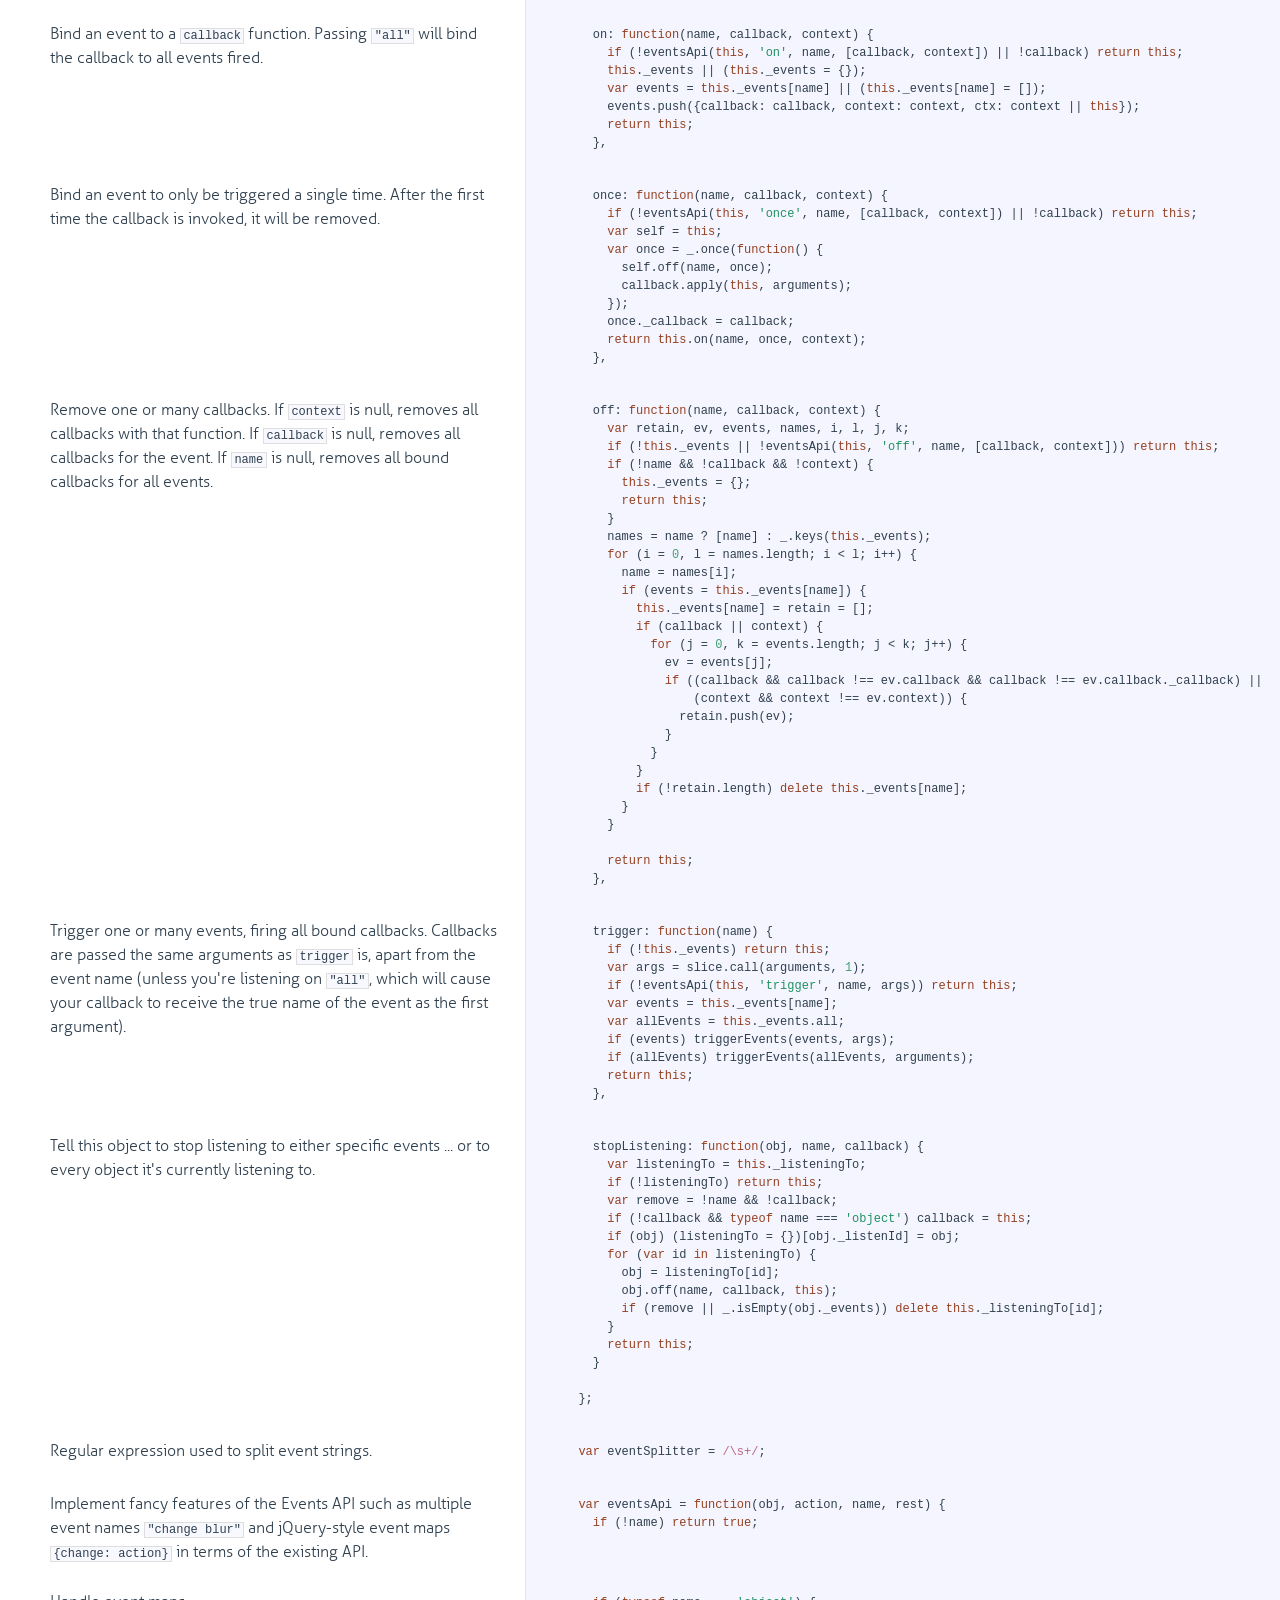
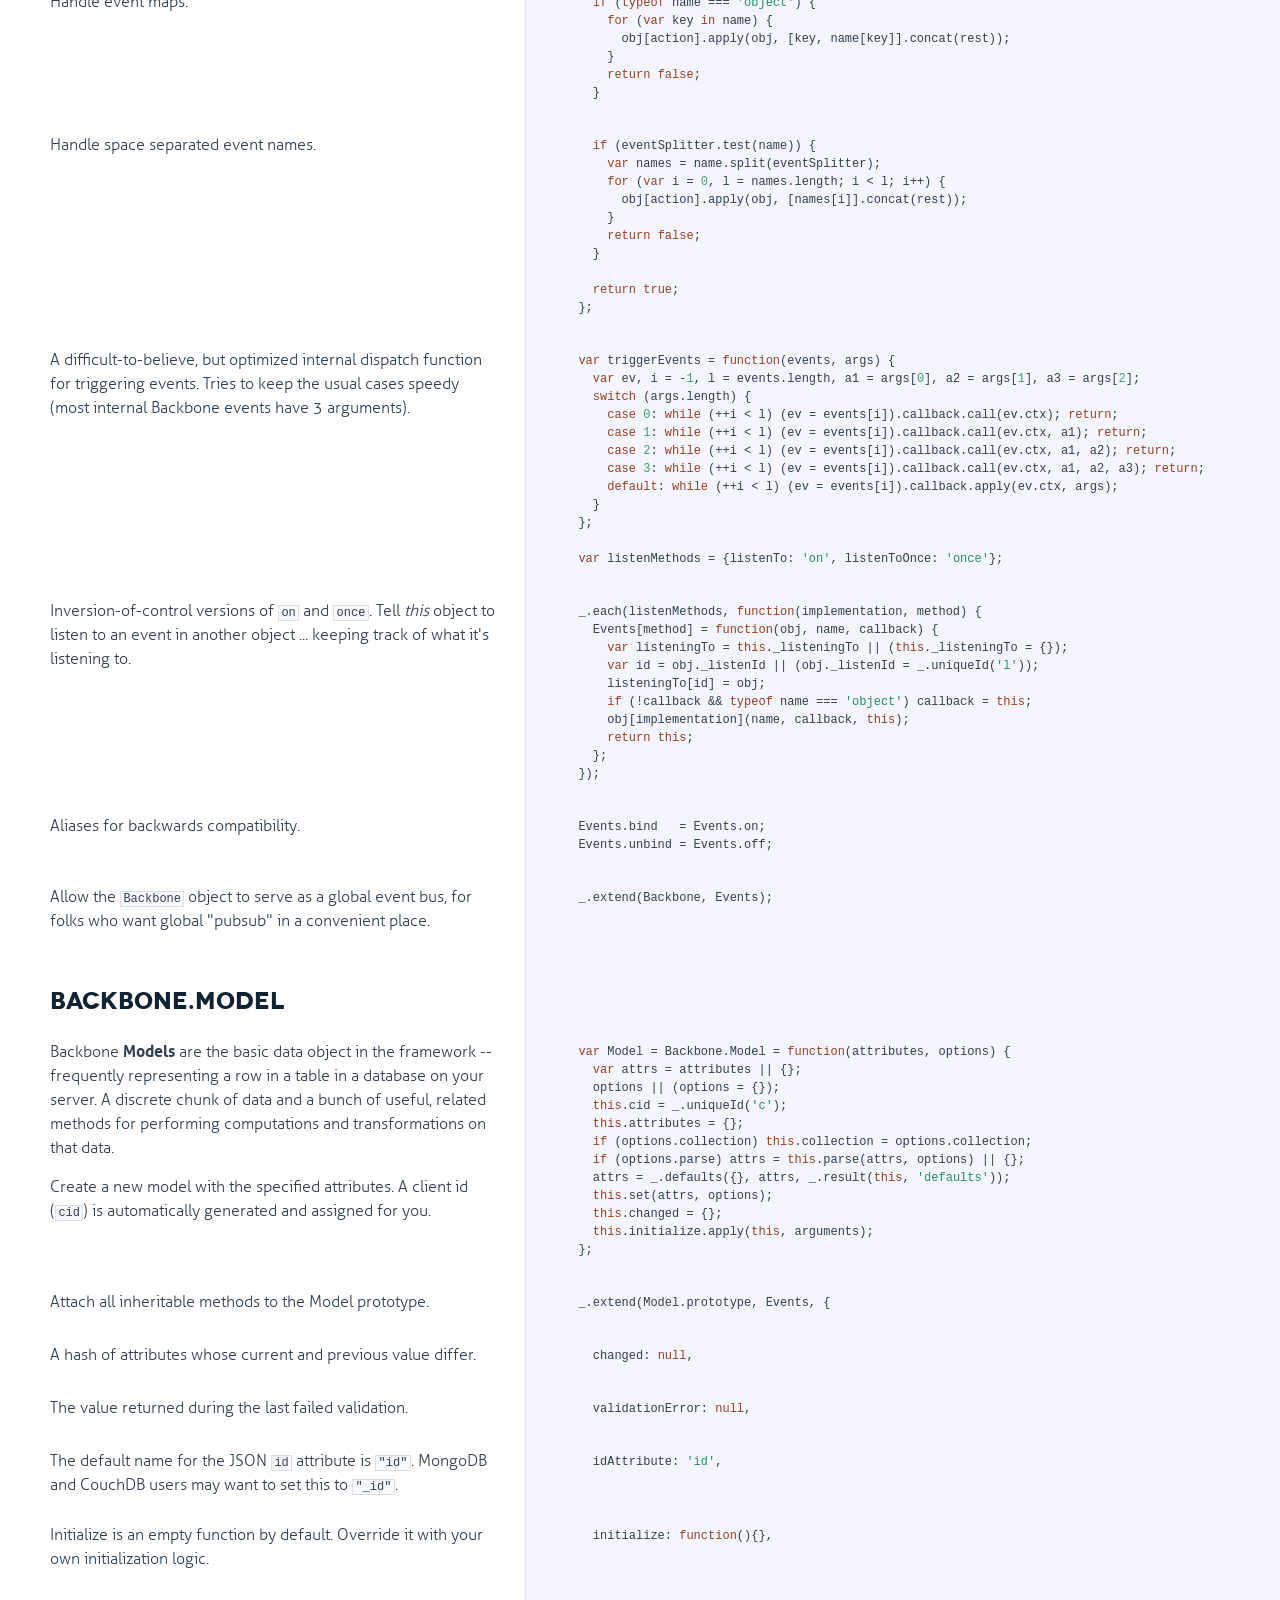
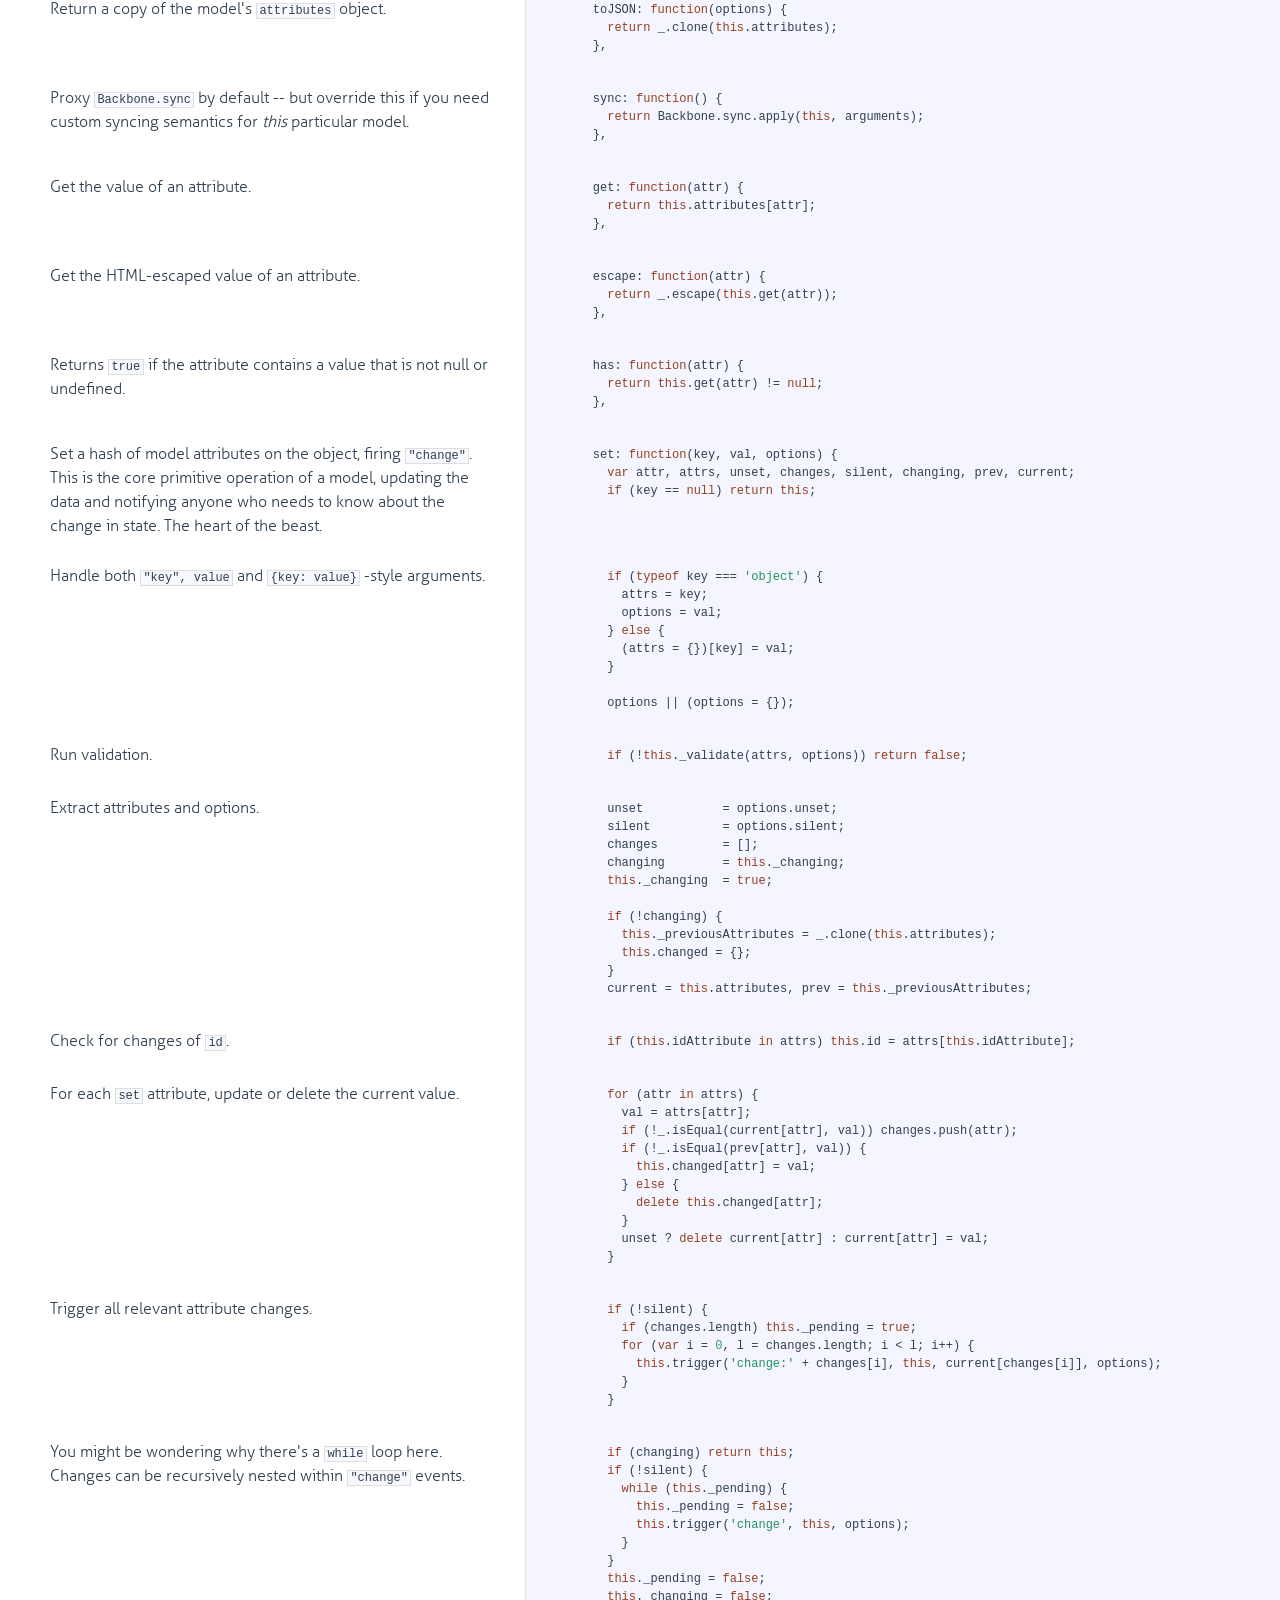
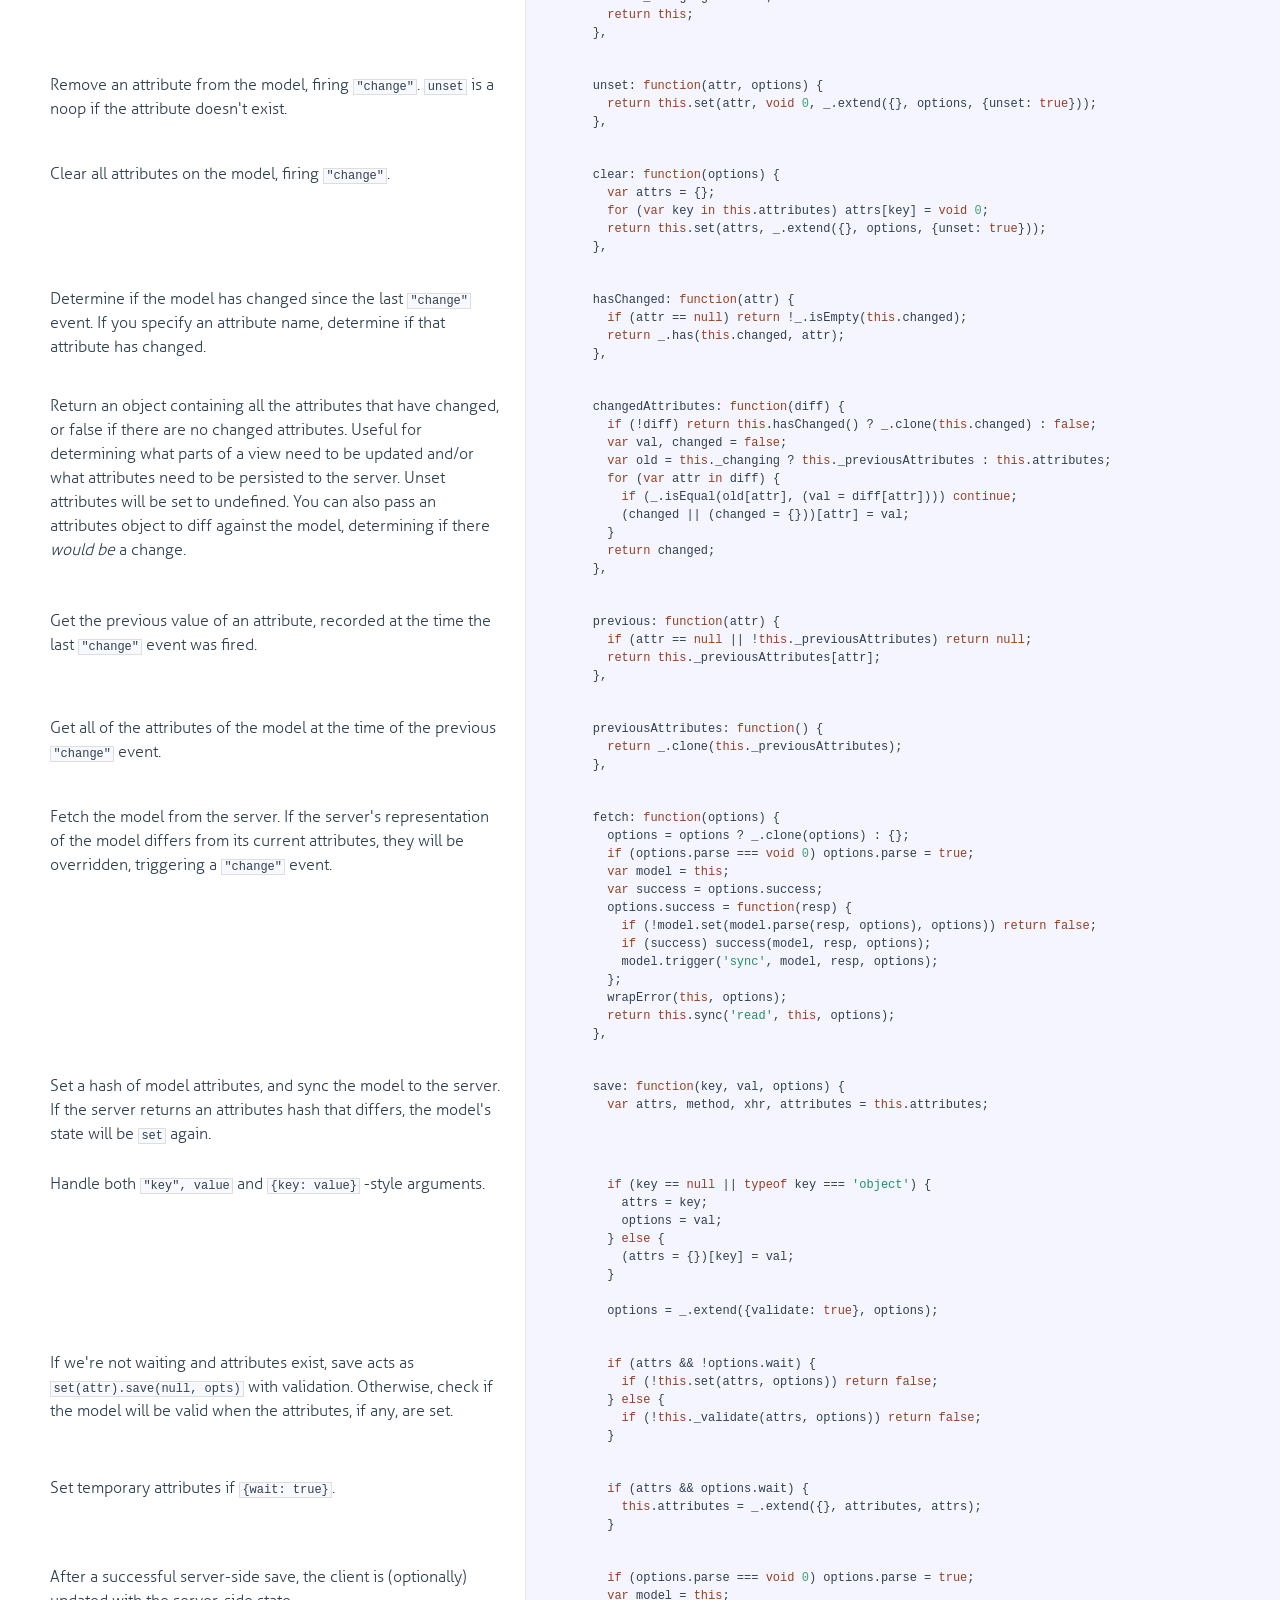
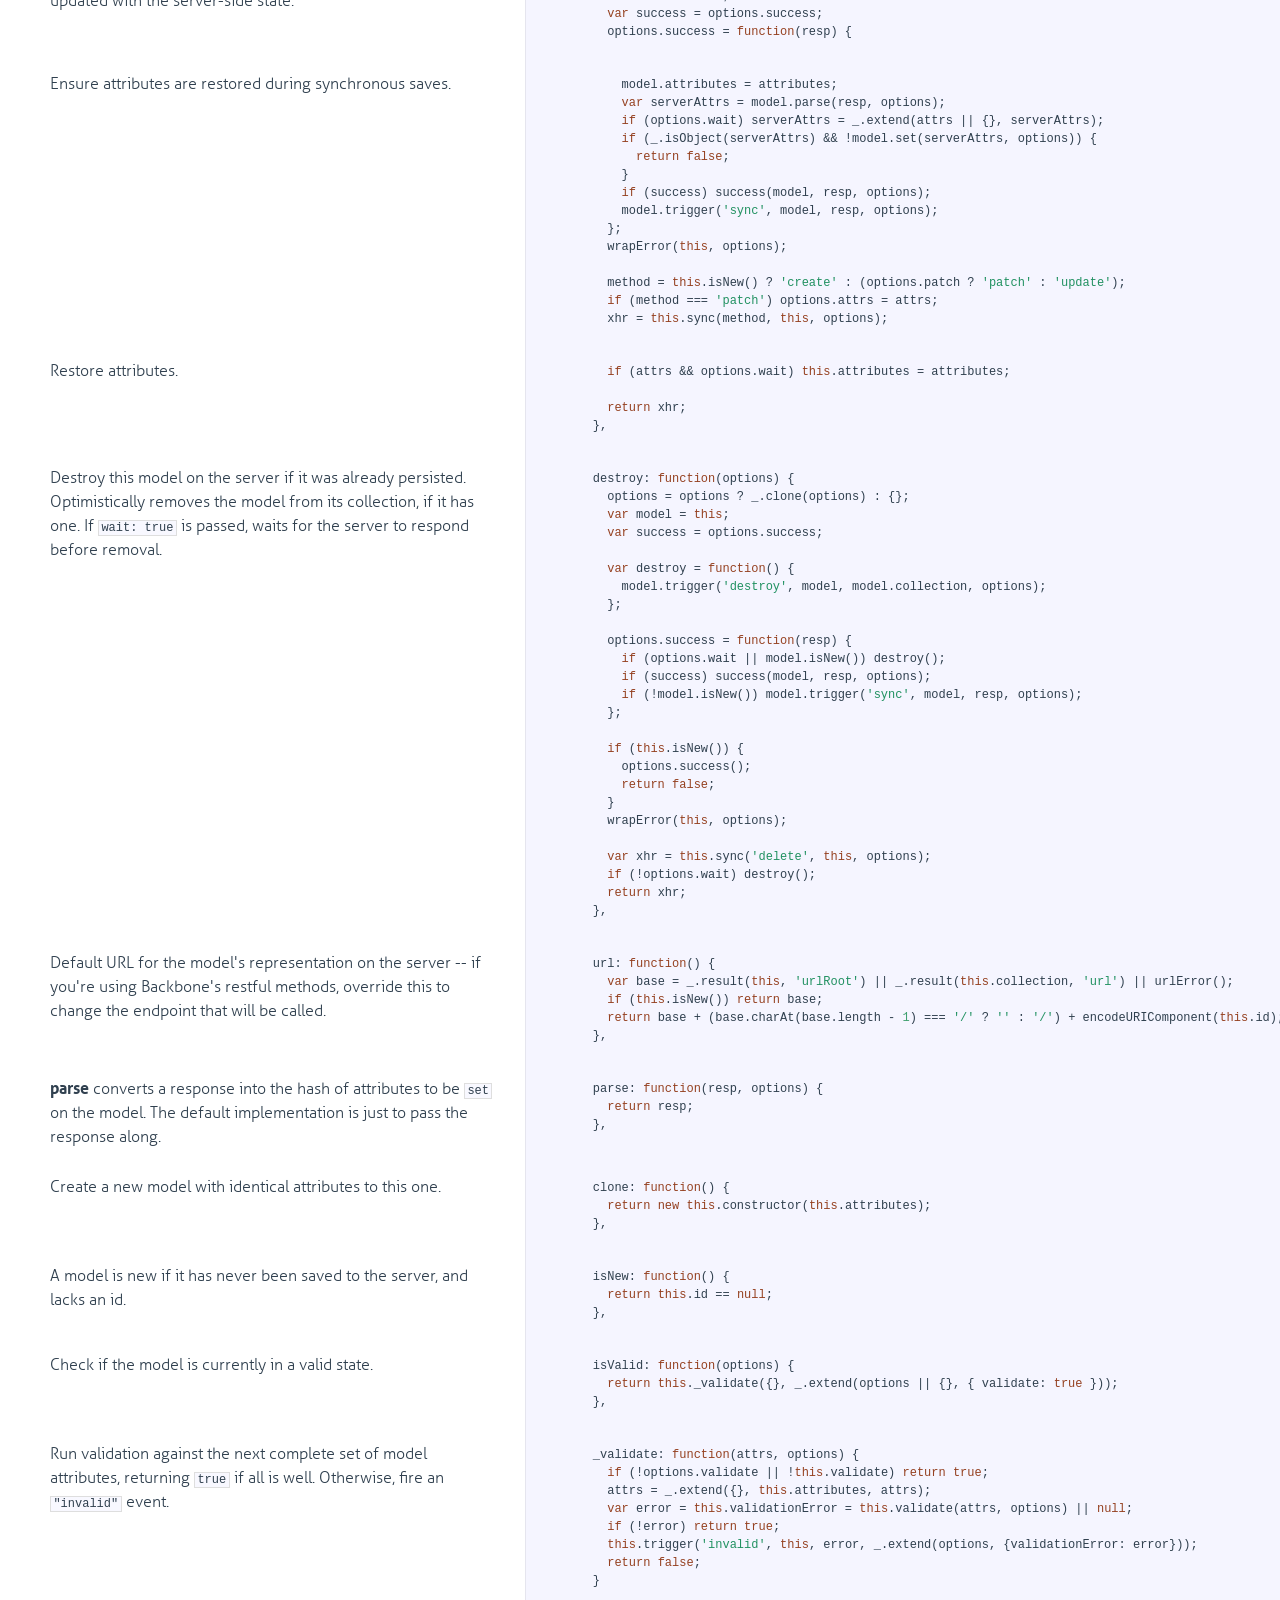
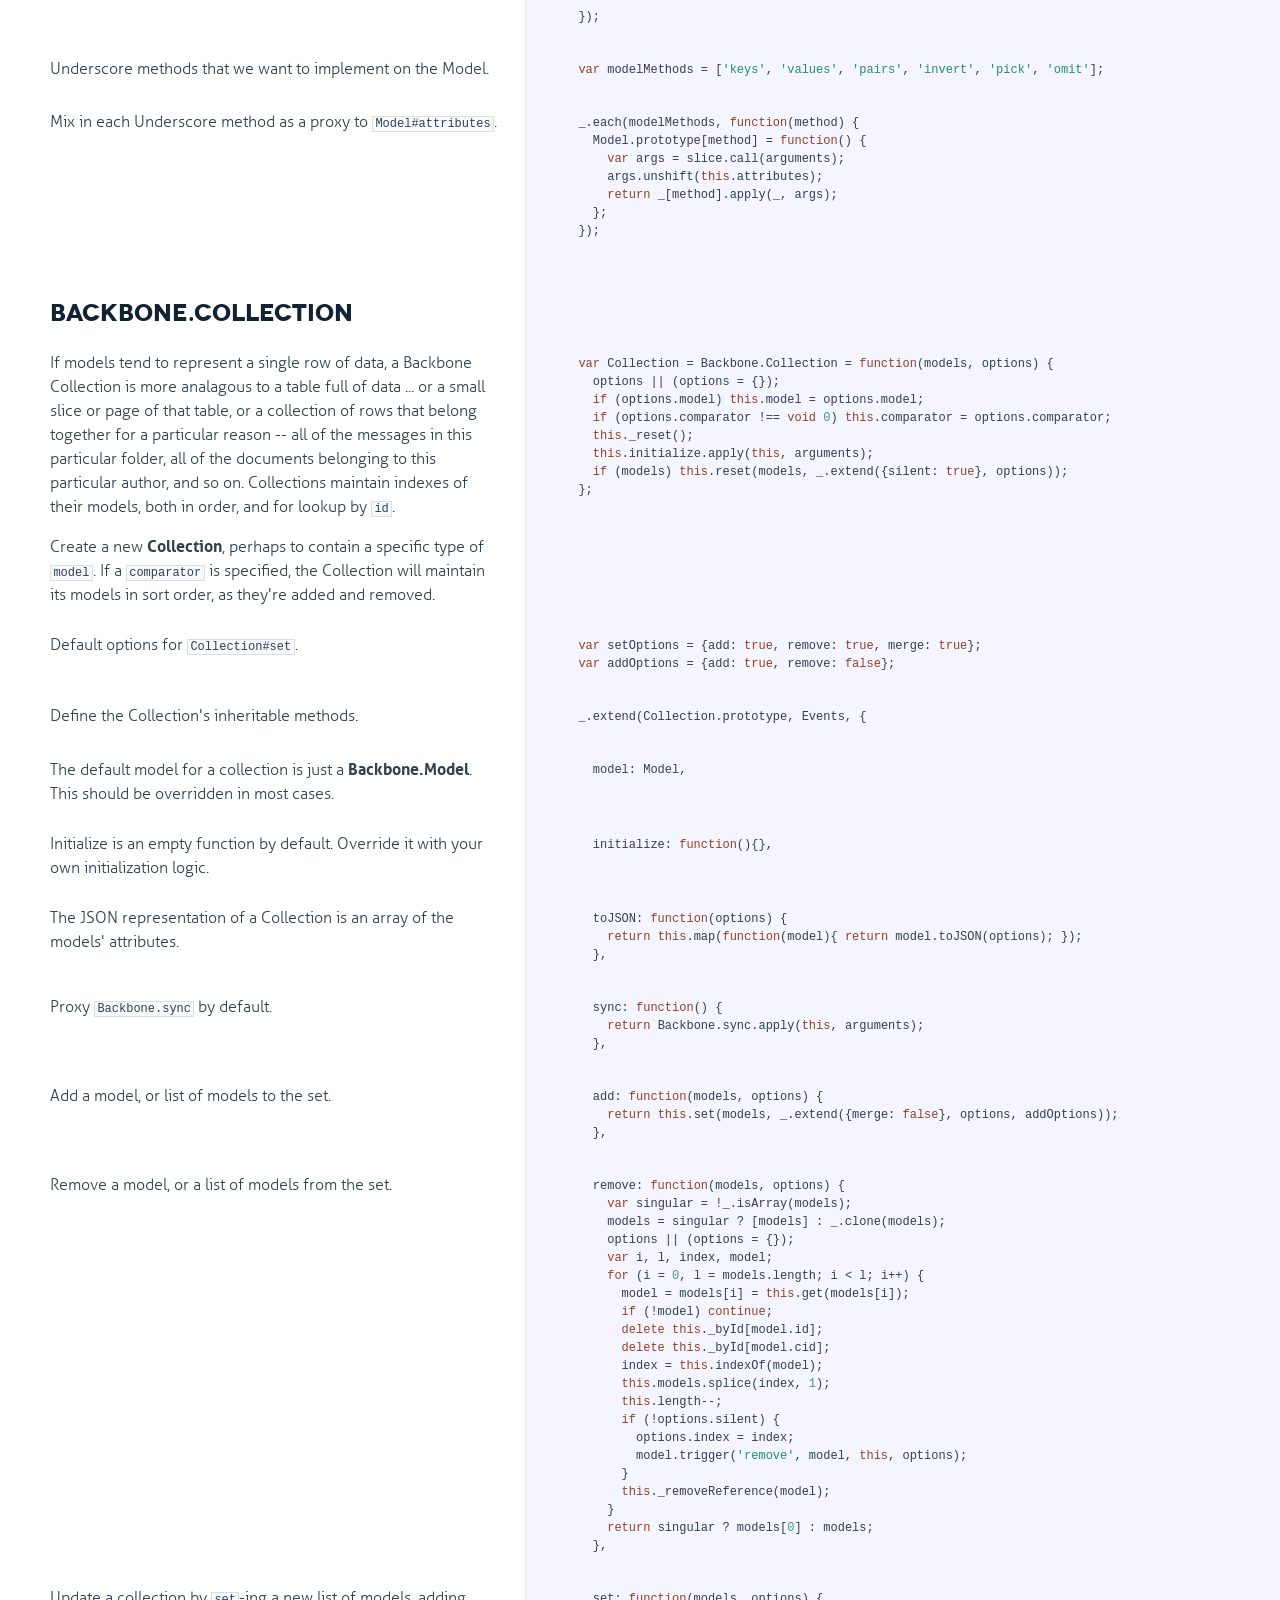
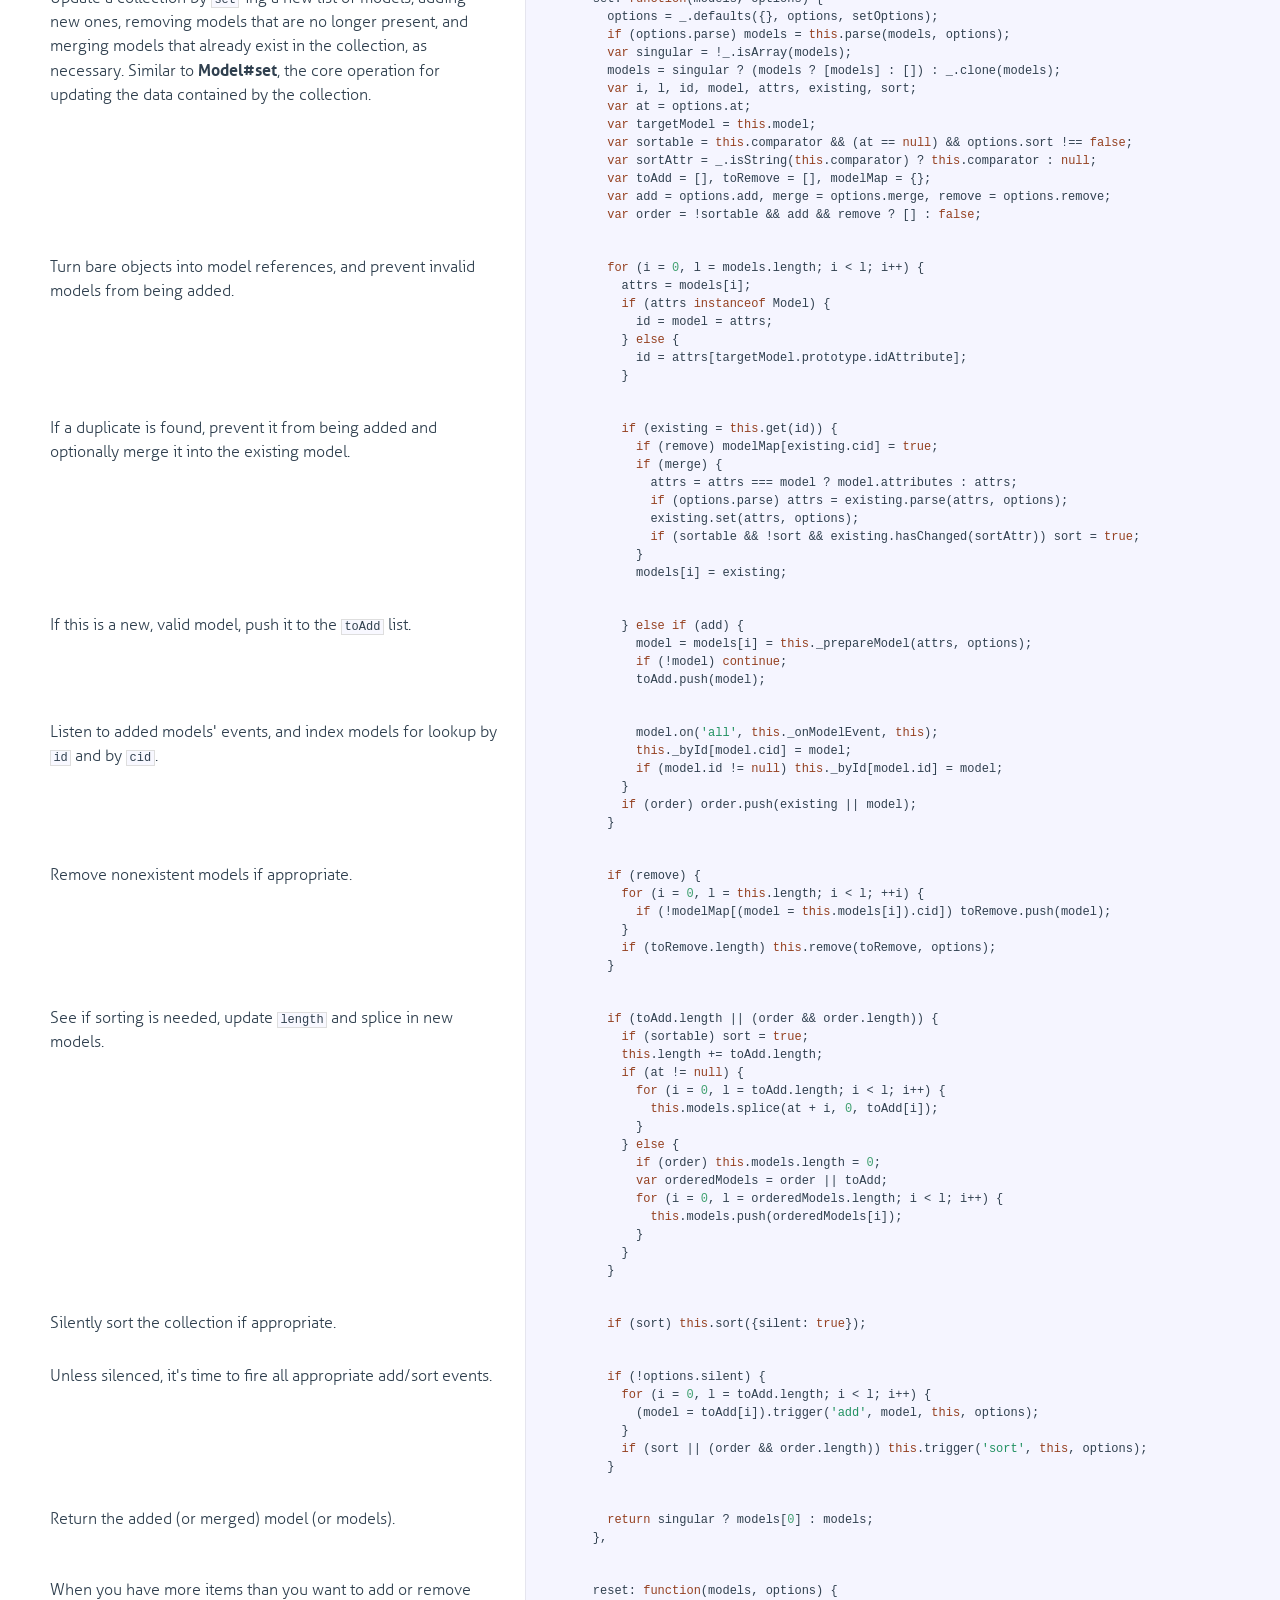
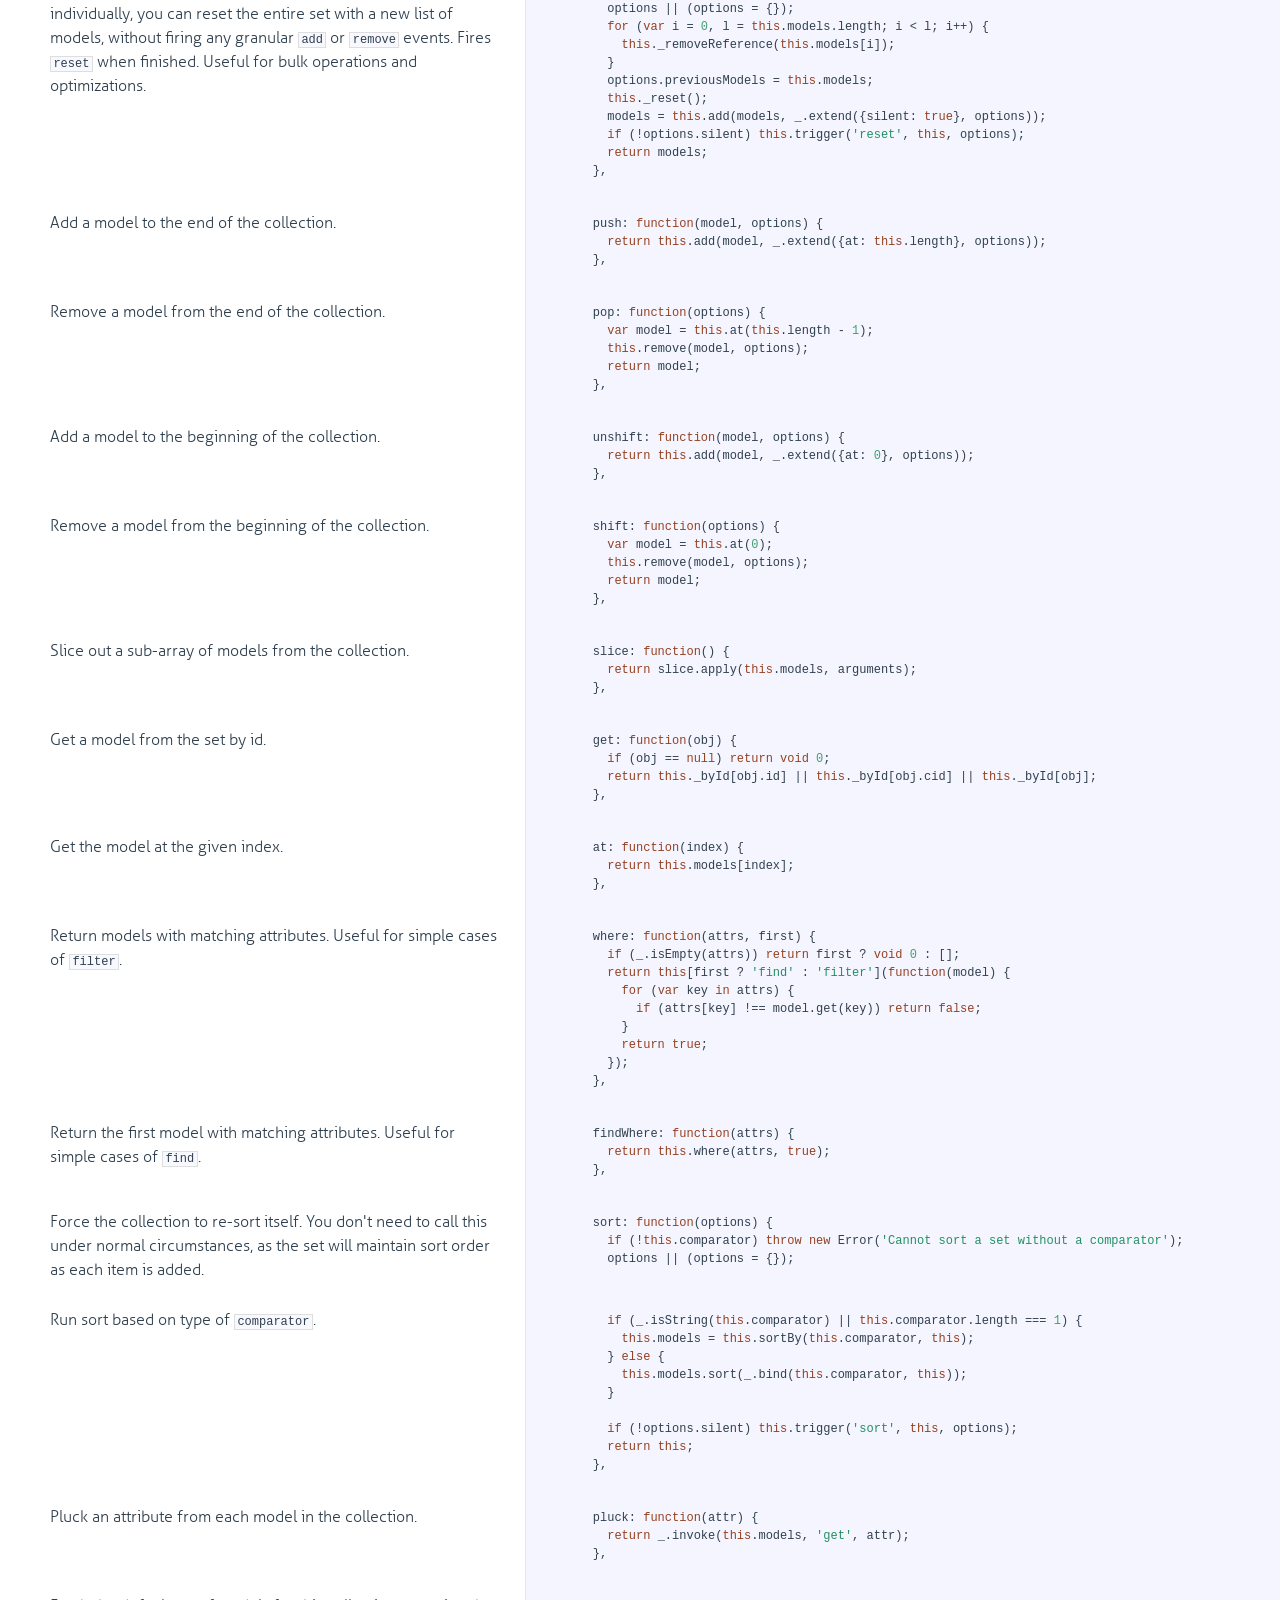
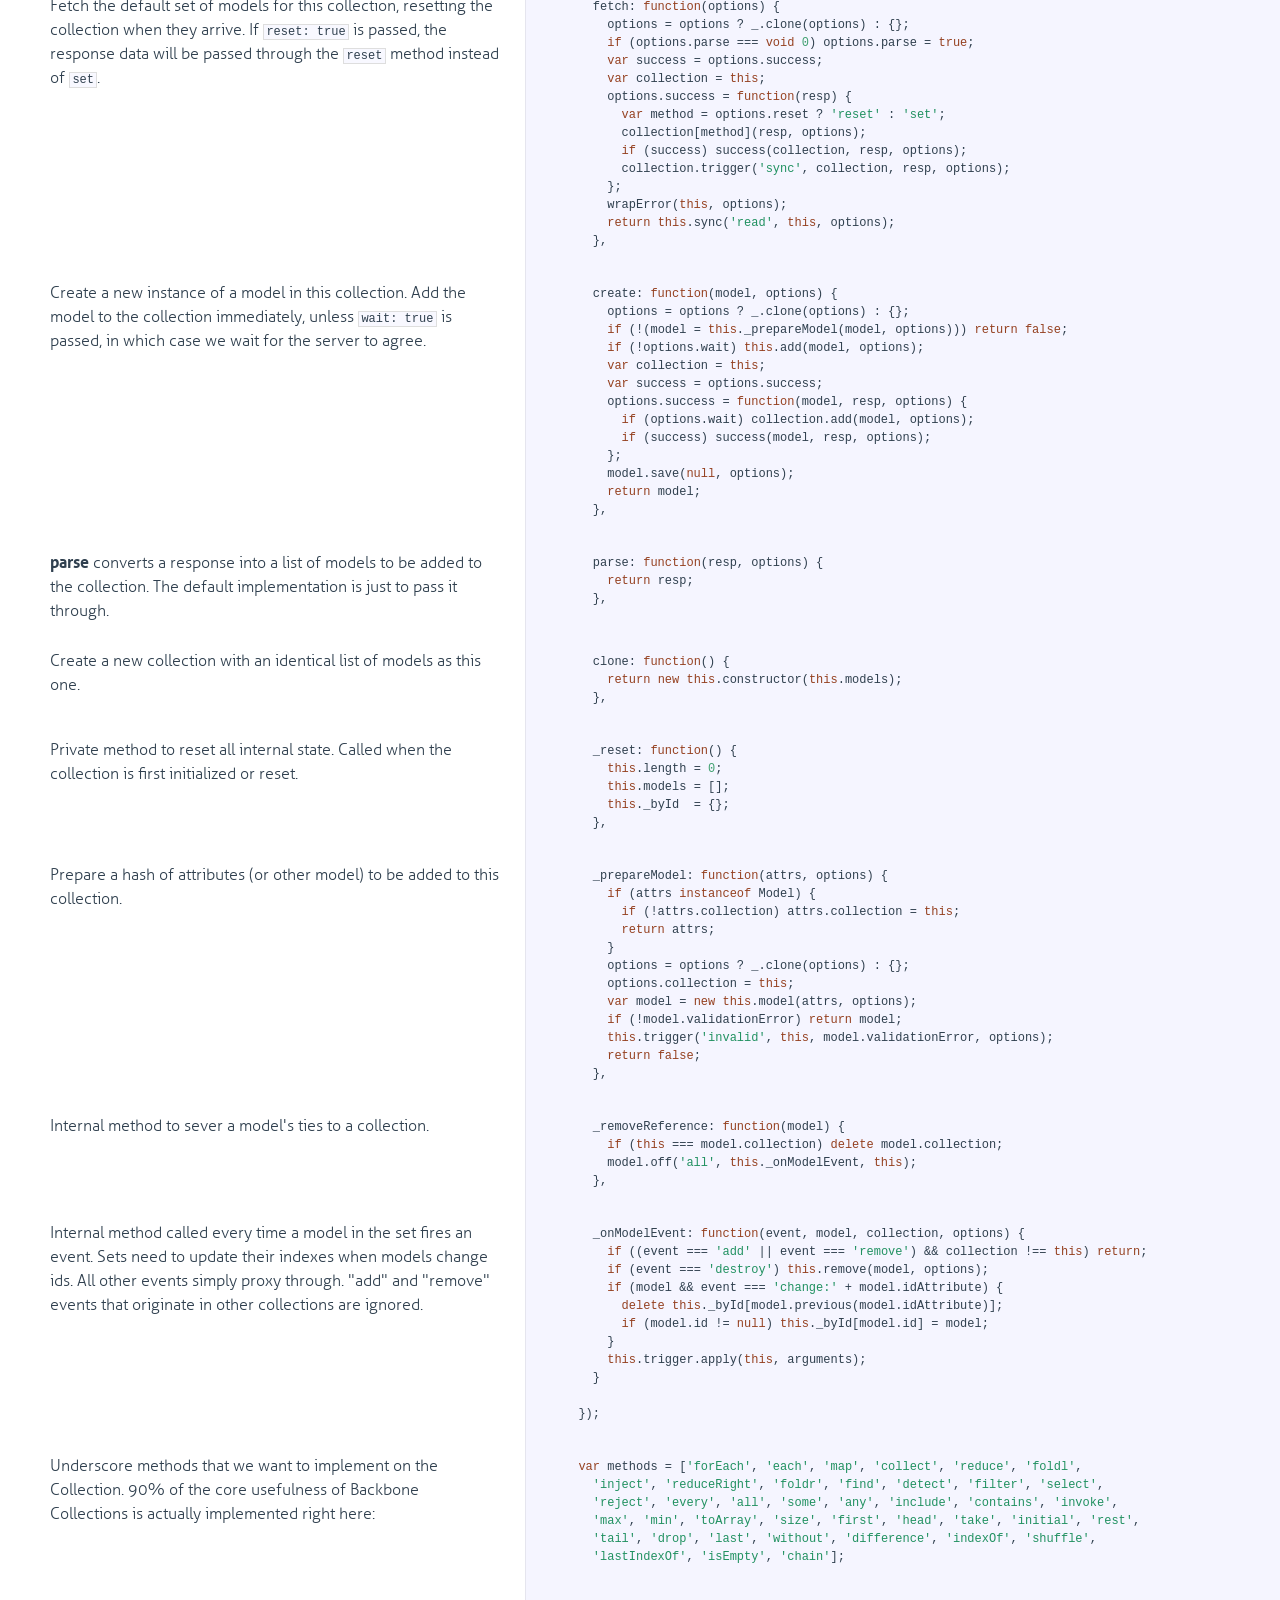
<file: app/vendor/backbone-amd/docs/backbone.html>
<!DOCTYPE html>

<html>
<head>
  <title>backbone.js</title>
  <meta http-equiv="content-type" content="text/html; charset=UTF-8">
  <meta name="viewport" content="width=device-width, target-densitydpi=160dpi, initial-scale=1.0; maximum-scale=1.0; user-scalable=0;">
  <link rel="stylesheet" media="all" href="docco.css" />
</head>
<body>
  <div id="container">
    <div id="background"></div>
    
    <ul class="sections">
        
          <li id="title">
              <div class="annotation">
                  <h1>backbone.js</h1>
              </div>
          </li>
        
        
        
        <li id="section-1">
            <div class="annotation">
              
              <div class="pilwrap ">
                <a class="pilcrow" href="#section-1">&#182;</a>
              </div>
              <pre><code>Backbone.js 1.1.0

(c) 2010-2011 Jeremy Ashkenas, DocumentCloud Inc.
(c) 2011-2013 Jeremy Ashkenas, DocumentCloud and Investigative Reporters &amp; Editors
Backbone may be freely distributed under the MIT license.
For all details and documentation:
http://backbonejs.org</code></pre>

            </div>
            
            <div class="content"><div class='highlight'><pre>(<span class="keyword">function</span>(){</pre></div></div>
            
        </li>
        
        
        <li id="section-2">
            <div class="annotation">
              
              <div class="pilwrap for-h2">
                <a class="pilcrow" href="#section-2">&#182;</a>
              </div>
              <h2>Initial Setup</h2>

            </div>
            
        </li>
        
        
        <li id="section-3">
            <div class="annotation">
              
              <div class="pilwrap ">
                <a class="pilcrow" href="#section-3">&#182;</a>
              </div>
              <p>Save a reference to the global object (<code>window</code> in the browser, <code>exports</code>
on the server).</p>

            </div>
            
            <div class="content"><div class='highlight'><pre>  <span class="keyword">var</span> root = <span class="keyword">this</span>;</pre></div></div>
            
        </li>
        
        
        <li id="section-4">
            <div class="annotation">
              
              <div class="pilwrap ">
                <a class="pilcrow" href="#section-4">&#182;</a>
              </div>
              <p>Save the previous value of the <code>Backbone</code> variable, so that it can be
restored later on, if <code>noConflict</code> is used.</p>

            </div>
            
            <div class="content"><div class='highlight'><pre>  <span class="keyword">var</span> previousBackbone = root.Backbone;</pre></div></div>
            
        </li>
        
        
        <li id="section-5">
            <div class="annotation">
              
              <div class="pilwrap ">
                <a class="pilcrow" href="#section-5">&#182;</a>
              </div>
              <p>Create local references to array methods we&#39;ll want to use later.</p>

            </div>
            
            <div class="content"><div class='highlight'><pre>  <span class="keyword">var</span> array = [];
  <span class="keyword">var</span> push = array.push;
  <span class="keyword">var</span> slice = array.slice;
  <span class="keyword">var</span> splice = array.splice;</pre></div></div>
            
        </li>
        
        
        <li id="section-6">
            <div class="annotation">
              
              <div class="pilwrap ">
                <a class="pilcrow" href="#section-6">&#182;</a>
              </div>
              <p>The top-level namespace. All public Backbone classes and modules will
be attached to this. Exported for both the browser and the server.</p>

            </div>
            
            <div class="content"><div class='highlight'><pre>  <span class="keyword">var</span> Backbone;
  <span class="keyword">if</span> (<span class="keyword">typeof</span> exports !== <span class="string">'undefined'</span>) {
    Backbone = exports;
  } <span class="keyword">else</span> {
    Backbone = root.Backbone = {};
  }</pre></div></div>
            
        </li>
        
        
        <li id="section-7">
            <div class="annotation">
              
              <div class="pilwrap ">
                <a class="pilcrow" href="#section-7">&#182;</a>
              </div>
              <p>Current version of the library. Keep in sync with <code>package.json</code>.</p>

            </div>
            
            <div class="content"><div class='highlight'><pre>  Backbone.VERSION = <span class="string">'1.1.0'</span>;</pre></div></div>
            
        </li>
        
        
        <li id="section-8">
            <div class="annotation">
              
              <div class="pilwrap ">
                <a class="pilcrow" href="#section-8">&#182;</a>
              </div>
              <p>Require Underscore, if we&#39;re on the server, and it&#39;s not already present.</p>

            </div>
            
            <div class="content"><div class='highlight'><pre>  <span class="keyword">var</span> _ = root._;
  <span class="keyword">if</span> (!_ &amp;&amp; (<span class="keyword">typeof</span> require !== <span class="string">'undefined'</span>)) _ = require(<span class="string">'underscore'</span>);</pre></div></div>
            
        </li>
        
        
        <li id="section-9">
            <div class="annotation">
              
              <div class="pilwrap ">
                <a class="pilcrow" href="#section-9">&#182;</a>
              </div>
              <p>For Backbone&#39;s purposes, jQuery, Zepto, Ender, or My Library (kidding) owns
the <code>$</code> variable.</p>

            </div>
            
            <div class="content"><div class='highlight'><pre>  Backbone.$ = root.jQuery || root.Zepto || root.ender || root.$;</pre></div></div>
            
        </li>
        
        
        <li id="section-10">
            <div class="annotation">
              
              <div class="pilwrap ">
                <a class="pilcrow" href="#section-10">&#182;</a>
              </div>
              <p>Runs Backbone.js in <em>noConflict</em> mode, returning the <code>Backbone</code> variable
to its previous owner. Returns a reference to this Backbone object.</p>

            </div>
            
            <div class="content"><div class='highlight'><pre>  Backbone.noConflict = <span class="keyword">function</span>() {
    root.Backbone = previousBackbone;
    <span class="keyword">return</span> <span class="keyword">this</span>;
  };</pre></div></div>
            
        </li>
        
        
        <li id="section-11">
            <div class="annotation">
              
              <div class="pilwrap ">
                <a class="pilcrow" href="#section-11">&#182;</a>
              </div>
              <p>Turn on <code>emulateHTTP</code> to support legacy HTTP servers. Setting this option
will fake <code>&quot;PATCH&quot;</code>, <code>&quot;PUT&quot;</code> and <code>&quot;DELETE&quot;</code> requests via the <code>_method</code> parameter and
set a <code>X-Http-Method-Override</code> header.</p>

            </div>
            
            <div class="content"><div class='highlight'><pre>  Backbone.emulateHTTP = <span class="literal">false</span>;</pre></div></div>
            
        </li>
        
        
        <li id="section-12">
            <div class="annotation">
              
              <div class="pilwrap ">
                <a class="pilcrow" href="#section-12">&#182;</a>
              </div>
              <p>Turn on <code>emulateJSON</code> to support legacy servers that can&#39;t deal with direct
<code>application/json</code> requests ... will encode the body as
<code>application/x-www-form-urlencoded</code> instead and will send the model in a
form param named <code>model</code>.</p>

            </div>
            
            <div class="content"><div class='highlight'><pre>  Backbone.emulateJSON = <span class="literal">false</span>;</pre></div></div>
            
        </li>
        
        
        <li id="section-13">
            <div class="annotation">
              
              <div class="pilwrap for-h2">
                <a class="pilcrow" href="#section-13">&#182;</a>
              </div>
              <h2>Backbone.Events</h2>

            </div>
            
        </li>
        
        
        <li id="section-14">
            <div class="annotation">
              
              <div class="pilwrap ">
                <a class="pilcrow" href="#section-14">&#182;</a>
              </div>
              <p>A module that can be mixed in to <em>any object</em> in order to provide it with
custom events. You may bind with <code>on</code> or remove with <code>off</code> callback
functions to an event; <code>trigger</code>-ing an event fires all callbacks in
succession.</p>
<pre><code>var object = {};
_.extend(object, Backbone.Events);
object.on(&#39;expand&#39;, function(){ alert(&#39;expanded&#39;); });
object.trigger(&#39;expand&#39;);</code></pre>

            </div>
            
            <div class="content"><div class='highlight'><pre>  <span class="keyword">var</span> Events = Backbone.Events = {</pre></div></div>
            
        </li>
        
        
        <li id="section-15">
            <div class="annotation">
              
              <div class="pilwrap ">
                <a class="pilcrow" href="#section-15">&#182;</a>
              </div>
              <p>Bind an event to a <code>callback</code> function. Passing <code>&quot;all&quot;</code> will bind
the callback to all events fired.</p>

            </div>
            
            <div class="content"><div class='highlight'><pre>    on: <span class="keyword">function</span>(name, callback, context) {
      <span class="keyword">if</span> (!eventsApi(<span class="keyword">this</span>, <span class="string">'on'</span>, name, [callback, context]) || !callback) <span class="keyword">return</span> <span class="keyword">this</span>;
      <span class="keyword">this</span>._events || (<span class="keyword">this</span>._events = {});
      <span class="keyword">var</span> events = <span class="keyword">this</span>._events[name] || (<span class="keyword">this</span>._events[name] = []);
      events.push({callback: callback, context: context, ctx: context || <span class="keyword">this</span>});
      <span class="keyword">return</span> <span class="keyword">this</span>;
    },</pre></div></div>
            
        </li>
        
        
        <li id="section-16">
            <div class="annotation">
              
              <div class="pilwrap ">
                <a class="pilcrow" href="#section-16">&#182;</a>
              </div>
              <p>Bind an event to only be triggered a single time. After the first time
the callback is invoked, it will be removed.</p>

            </div>
            
            <div class="content"><div class='highlight'><pre>    once: <span class="keyword">function</span>(name, callback, context) {
      <span class="keyword">if</span> (!eventsApi(<span class="keyword">this</span>, <span class="string">'once'</span>, name, [callback, context]) || !callback) <span class="keyword">return</span> <span class="keyword">this</span>;
      <span class="keyword">var</span> self = <span class="keyword">this</span>;
      <span class="keyword">var</span> once = _.once(<span class="keyword">function</span>() {
        self.off(name, once);
        callback.apply(<span class="keyword">this</span>, arguments);
      });
      once._callback = callback;
      <span class="keyword">return</span> <span class="keyword">this</span>.on(name, once, context);
    },</pre></div></div>
            
        </li>
        
        
        <li id="section-17">
            <div class="annotation">
              
              <div class="pilwrap ">
                <a class="pilcrow" href="#section-17">&#182;</a>
              </div>
              <p>Remove one or many callbacks. If <code>context</code> is null, removes all
callbacks with that function. If <code>callback</code> is null, removes all
callbacks for the event. If <code>name</code> is null, removes all bound
callbacks for all events.</p>

            </div>
            
            <div class="content"><div class='highlight'><pre>    off: <span class="keyword">function</span>(name, callback, context) {
      <span class="keyword">var</span> retain, ev, events, names, i, l, j, k;
      <span class="keyword">if</span> (!<span class="keyword">this</span>._events || !eventsApi(<span class="keyword">this</span>, <span class="string">'off'</span>, name, [callback, context])) <span class="keyword">return</span> <span class="keyword">this</span>;
      <span class="keyword">if</span> (!name &amp;&amp; !callback &amp;&amp; !context) {
        <span class="keyword">this</span>._events = {};
        <span class="keyword">return</span> <span class="keyword">this</span>;
      }
      names = name ? [name] : _.keys(<span class="keyword">this</span>._events);
      <span class="keyword">for</span> (i = <span class="number">0</span>, l = names.length; i &lt; l; i++) {
        name = names[i];
        <span class="keyword">if</span> (events = <span class="keyword">this</span>._events[name]) {
          <span class="keyword">this</span>._events[name] = retain = [];
          <span class="keyword">if</span> (callback || context) {
            <span class="keyword">for</span> (j = <span class="number">0</span>, k = events.length; j &lt; k; j++) {
              ev = events[j];
              <span class="keyword">if</span> ((callback &amp;&amp; callback !== ev.callback &amp;&amp; callback !== ev.callback._callback) ||
                  (context &amp;&amp; context !== ev.context)) {
                retain.push(ev);
              }
            }
          }
          <span class="keyword">if</span> (!retain.length) <span class="keyword">delete</span> <span class="keyword">this</span>._events[name];
        }
      }

      <span class="keyword">return</span> <span class="keyword">this</span>;
    },</pre></div></div>
            
        </li>
        
        
        <li id="section-18">
            <div class="annotation">
              
              <div class="pilwrap ">
                <a class="pilcrow" href="#section-18">&#182;</a>
              </div>
              <p>Trigger one or many events, firing all bound callbacks. Callbacks are
passed the same arguments as <code>trigger</code> is, apart from the event name
(unless you&#39;re listening on <code>&quot;all&quot;</code>, which will cause your callback to
receive the true name of the event as the first argument).</p>

            </div>
            
            <div class="content"><div class='highlight'><pre>    trigger: <span class="keyword">function</span>(name) {
      <span class="keyword">if</span> (!<span class="keyword">this</span>._events) <span class="keyword">return</span> <span class="keyword">this</span>;
      <span class="keyword">var</span> args = slice.call(arguments, <span class="number">1</span>);
      <span class="keyword">if</span> (!eventsApi(<span class="keyword">this</span>, <span class="string">'trigger'</span>, name, args)) <span class="keyword">return</span> <span class="keyword">this</span>;
      <span class="keyword">var</span> events = <span class="keyword">this</span>._events[name];
      <span class="keyword">var</span> allEvents = <span class="keyword">this</span>._events.all;
      <span class="keyword">if</span> (events) triggerEvents(events, args);
      <span class="keyword">if</span> (allEvents) triggerEvents(allEvents, arguments);
      <span class="keyword">return</span> <span class="keyword">this</span>;
    },</pre></div></div>
            
        </li>
        
        
        <li id="section-19">
            <div class="annotation">
              
              <div class="pilwrap ">
                <a class="pilcrow" href="#section-19">&#182;</a>
              </div>
              <p>Tell this object to stop listening to either specific events ... or
to every object it&#39;s currently listening to.</p>

            </div>
            
            <div class="content"><div class='highlight'><pre>    stopListening: <span class="keyword">function</span>(obj, name, callback) {
      <span class="keyword">var</span> listeningTo = <span class="keyword">this</span>._listeningTo;
      <span class="keyword">if</span> (!listeningTo) <span class="keyword">return</span> <span class="keyword">this</span>;
      <span class="keyword">var</span> remove = !name &amp;&amp; !callback;
      <span class="keyword">if</span> (!callback &amp;&amp; <span class="keyword">typeof</span> name === <span class="string">'object'</span>) callback = <span class="keyword">this</span>;
      <span class="keyword">if</span> (obj) (listeningTo = {})[obj._listenId] = obj;
      <span class="keyword">for</span> (<span class="keyword">var</span> id <span class="keyword">in</span> listeningTo) {
        obj = listeningTo[id];
        obj.off(name, callback, <span class="keyword">this</span>);
        <span class="keyword">if</span> (remove || _.isEmpty(obj._events)) <span class="keyword">delete</span> <span class="keyword">this</span>._listeningTo[id];
      }
      <span class="keyword">return</span> <span class="keyword">this</span>;
    }

  };</pre></div></div>
            
        </li>
        
        
        <li id="section-20">
            <div class="annotation">
              
              <div class="pilwrap ">
                <a class="pilcrow" href="#section-20">&#182;</a>
              </div>
              <p>Regular expression used to split event strings.</p>

            </div>
            
            <div class="content"><div class='highlight'><pre>  <span class="keyword">var</span> eventSplitter = <span class="regexp">/\s+/</span>;</pre></div></div>
            
        </li>
        
        
        <li id="section-21">
            <div class="annotation">
              
              <div class="pilwrap ">
                <a class="pilcrow" href="#section-21">&#182;</a>
              </div>
              <p>Implement fancy features of the Events API such as multiple event
names <code>&quot;change blur&quot;</code> and jQuery-style event maps <code>{change: action}</code>
in terms of the existing API.</p>

            </div>
            
            <div class="content"><div class='highlight'><pre>  <span class="keyword">var</span> eventsApi = <span class="keyword">function</span>(obj, action, name, rest) {
    <span class="keyword">if</span> (!name) <span class="keyword">return</span> <span class="literal">true</span>;</pre></div></div>
            
        </li>
        
        
        <li id="section-22">
            <div class="annotation">
              
              <div class="pilwrap ">
                <a class="pilcrow" href="#section-22">&#182;</a>
              </div>
              <p>Handle event maps.</p>

            </div>
            
            <div class="content"><div class='highlight'><pre>    <span class="keyword">if</span> (<span class="keyword">typeof</span> name === <span class="string">'object'</span>) {
      <span class="keyword">for</span> (<span class="keyword">var</span> key <span class="keyword">in</span> name) {
        obj[action].apply(obj, [key, name[key]].concat(rest));
      }
      <span class="keyword">return</span> <span class="literal">false</span>;
    }</pre></div></div>
            
        </li>
        
        
        <li id="section-23">
            <div class="annotation">
              
              <div class="pilwrap ">
                <a class="pilcrow" href="#section-23">&#182;</a>
              </div>
              <p>Handle space separated event names.</p>

            </div>
            
            <div class="content"><div class='highlight'><pre>    <span class="keyword">if</span> (eventSplitter.test(name)) {
      <span class="keyword">var</span> names = name.split(eventSplitter);
      <span class="keyword">for</span> (<span class="keyword">var</span> i = <span class="number">0</span>, l = names.length; i &lt; l; i++) {
        obj[action].apply(obj, [names[i]].concat(rest));
      }
      <span class="keyword">return</span> <span class="literal">false</span>;
    }

    <span class="keyword">return</span> <span class="literal">true</span>;
  };</pre></div></div>
            
        </li>
        
        
        <li id="section-24">
            <div class="annotation">
              
              <div class="pilwrap ">
                <a class="pilcrow" href="#section-24">&#182;</a>
              </div>
              <p>A difficult-to-believe, but optimized internal dispatch function for
triggering events. Tries to keep the usual cases speedy (most internal
Backbone events have 3 arguments).</p>

            </div>
            
            <div class="content"><div class='highlight'><pre>  <span class="keyword">var</span> triggerEvents = <span class="keyword">function</span>(events, args) {
    <span class="keyword">var</span> ev, i = -<span class="number">1</span>, l = events.length, a1 = args[<span class="number">0</span>], a2 = args[<span class="number">1</span>], a3 = args[<span class="number">2</span>];
    <span class="keyword">switch</span> (args.length) {
      <span class="keyword">case</span> <span class="number">0</span>: <span class="keyword">while</span> (++i &lt; l) (ev = events[i]).callback.call(ev.ctx); <span class="keyword">return</span>;
      <span class="keyword">case</span> <span class="number">1</span>: <span class="keyword">while</span> (++i &lt; l) (ev = events[i]).callback.call(ev.ctx, a1); <span class="keyword">return</span>;
      <span class="keyword">case</span> <span class="number">2</span>: <span class="keyword">while</span> (++i &lt; l) (ev = events[i]).callback.call(ev.ctx, a1, a2); <span class="keyword">return</span>;
      <span class="keyword">case</span> <span class="number">3</span>: <span class="keyword">while</span> (++i &lt; l) (ev = events[i]).callback.call(ev.ctx, a1, a2, a3); <span class="keyword">return</span>;
      <span class="keyword">default</span>: <span class="keyword">while</span> (++i &lt; l) (ev = events[i]).callback.apply(ev.ctx, args);
    }
  };

  <span class="keyword">var</span> listenMethods = {listenTo: <span class="string">'on'</span>, listenToOnce: <span class="string">'once'</span>};</pre></div></div>
            
        </li>
        
        
        <li id="section-25">
            <div class="annotation">
              
              <div class="pilwrap ">
                <a class="pilcrow" href="#section-25">&#182;</a>
              </div>
              <p>Inversion-of-control versions of <code>on</code> and <code>once</code>. Tell <em>this</em> object to
listen to an event in another object ... keeping track of what it&#39;s
listening to.</p>

            </div>
            
            <div class="content"><div class='highlight'><pre>  _.each(listenMethods, <span class="keyword">function</span>(implementation, method) {
    Events[method] = <span class="keyword">function</span>(obj, name, callback) {
      <span class="keyword">var</span> listeningTo = <span class="keyword">this</span>._listeningTo || (<span class="keyword">this</span>._listeningTo = {});
      <span class="keyword">var</span> id = obj._listenId || (obj._listenId = _.uniqueId(<span class="string">'l'</span>));
      listeningTo[id] = obj;
      <span class="keyword">if</span> (!callback &amp;&amp; <span class="keyword">typeof</span> name === <span class="string">'object'</span>) callback = <span class="keyword">this</span>;
      obj[implementation](name, callback, <span class="keyword">this</span>);
      <span class="keyword">return</span> <span class="keyword">this</span>;
    };
  });</pre></div></div>
            
        </li>
        
        
        <li id="section-26">
            <div class="annotation">
              
              <div class="pilwrap ">
                <a class="pilcrow" href="#section-26">&#182;</a>
              </div>
              <p>Aliases for backwards compatibility.</p>

            </div>
            
            <div class="content"><div class='highlight'><pre>  Events.bind   = Events.on;
  Events.unbind = Events.off;</pre></div></div>
            
        </li>
        
        
        <li id="section-27">
            <div class="annotation">
              
              <div class="pilwrap ">
                <a class="pilcrow" href="#section-27">&#182;</a>
              </div>
              <p>Allow the <code>Backbone</code> object to serve as a global event bus, for folks who
want global &quot;pubsub&quot; in a convenient place.</p>

            </div>
            
            <div class="content"><div class='highlight'><pre>  _.extend(Backbone, Events);</pre></div></div>
            
        </li>
        
        
        <li id="section-28">
            <div class="annotation">
              
              <div class="pilwrap for-h2">
                <a class="pilcrow" href="#section-28">&#182;</a>
              </div>
              <h2>Backbone.Model</h2>

            </div>
            
        </li>
        
        
        <li id="section-29">
            <div class="annotation">
              
              <div class="pilwrap ">
                <a class="pilcrow" href="#section-29">&#182;</a>
              </div>
              <p>Backbone <strong>Models</strong> are the basic data object in the framework --
frequently representing a row in a table in a database on your server.
A discrete chunk of data and a bunch of useful, related methods for
performing computations and transformations on that data.</p>
<p>Create a new model with the specified attributes. A client id (<code>cid</code>)
is automatically generated and assigned for you.</p>

            </div>
            
            <div class="content"><div class='highlight'><pre>  <span class="keyword">var</span> Model = Backbone.Model = <span class="keyword">function</span>(attributes, options) {
    <span class="keyword">var</span> attrs = attributes || {};
    options || (options = {});
    <span class="keyword">this</span>.cid = _.uniqueId(<span class="string">'c'</span>);
    <span class="keyword">this</span>.attributes = {};
    <span class="keyword">if</span> (options.collection) <span class="keyword">this</span>.collection = options.collection;
    <span class="keyword">if</span> (options.parse) attrs = <span class="keyword">this</span>.parse(attrs, options) || {};
    attrs = _.defaults({}, attrs, _.result(<span class="keyword">this</span>, <span class="string">'defaults'</span>));
    <span class="keyword">this</span>.set(attrs, options);
    <span class="keyword">this</span>.changed = {};
    <span class="keyword">this</span>.initialize.apply(<span class="keyword">this</span>, arguments);
  };</pre></div></div>
            
        </li>
        
        
        <li id="section-30">
            <div class="annotation">
              
              <div class="pilwrap ">
                <a class="pilcrow" href="#section-30">&#182;</a>
              </div>
              <p>Attach all inheritable methods to the Model prototype.</p>

            </div>
            
            <div class="content"><div class='highlight'><pre>  _.extend(Model.prototype, Events, {</pre></div></div>
            
        </li>
        
        
        <li id="section-31">
            <div class="annotation">
              
              <div class="pilwrap ">
                <a class="pilcrow" href="#section-31">&#182;</a>
              </div>
              <p>A hash of attributes whose current and previous value differ.</p>

            </div>
            
            <div class="content"><div class='highlight'><pre>    changed: <span class="literal">null</span>,</pre></div></div>
            
        </li>
        
        
        <li id="section-32">
            <div class="annotation">
              
              <div class="pilwrap ">
                <a class="pilcrow" href="#section-32">&#182;</a>
              </div>
              <p>The value returned during the last failed validation.</p>

            </div>
            
            <div class="content"><div class='highlight'><pre>    validationError: <span class="literal">null</span>,</pre></div></div>
            
        </li>
        
        
        <li id="section-33">
            <div class="annotation">
              
              <div class="pilwrap ">
                <a class="pilcrow" href="#section-33">&#182;</a>
              </div>
              <p>The default name for the JSON <code>id</code> attribute is <code>&quot;id&quot;</code>. MongoDB and
CouchDB users may want to set this to <code>&quot;_id&quot;</code>.</p>

            </div>
            
            <div class="content"><div class='highlight'><pre>    idAttribute: <span class="string">'id'</span>,</pre></div></div>
            
        </li>
        
        
        <li id="section-34">
            <div class="annotation">
              
              <div class="pilwrap ">
                <a class="pilcrow" href="#section-34">&#182;</a>
              </div>
              <p>Initialize is an empty function by default. Override it with your own
initialization logic.</p>

            </div>
            
            <div class="content"><div class='highlight'><pre>    initialize: <span class="keyword">function</span>(){},</pre></div></div>
            
        </li>
        
        
        <li id="section-35">
            <div class="annotation">
              
              <div class="pilwrap ">
                <a class="pilcrow" href="#section-35">&#182;</a>
              </div>
              <p>Return a copy of the model&#39;s <code>attributes</code> object.</p>

            </div>
            
            <div class="content"><div class='highlight'><pre>    toJSON: <span class="keyword">function</span>(options) {
      <span class="keyword">return</span> _.clone(<span class="keyword">this</span>.attributes);
    },</pre></div></div>
            
        </li>
        
        
        <li id="section-36">
            <div class="annotation">
              
              <div class="pilwrap ">
                <a class="pilcrow" href="#section-36">&#182;</a>
              </div>
              <p>Proxy <code>Backbone.sync</code> by default -- but override this if you need
custom syncing semantics for <em>this</em> particular model.</p>

            </div>
            
            <div class="content"><div class='highlight'><pre>    sync: <span class="keyword">function</span>() {
      <span class="keyword">return</span> Backbone.sync.apply(<span class="keyword">this</span>, arguments);
    },</pre></div></div>
            
        </li>
        
        
        <li id="section-37">
            <div class="annotation">
              
              <div class="pilwrap ">
                <a class="pilcrow" href="#section-37">&#182;</a>
              </div>
              <p>Get the value of an attribute.</p>

            </div>
            
            <div class="content"><div class='highlight'><pre>    get: <span class="keyword">function</span>(attr) {
      <span class="keyword">return</span> <span class="keyword">this</span>.attributes[attr];
    },</pre></div></div>
            
        </li>
        
        
        <li id="section-38">
            <div class="annotation">
              
              <div class="pilwrap ">
                <a class="pilcrow" href="#section-38">&#182;</a>
              </div>
              <p>Get the HTML-escaped value of an attribute.</p>

            </div>
            
            <div class="content"><div class='highlight'><pre>    escape: <span class="keyword">function</span>(attr) {
      <span class="keyword">return</span> _.escape(<span class="keyword">this</span>.get(attr));
    },</pre></div></div>
            
        </li>
        
        
        <li id="section-39">
            <div class="annotation">
              
              <div class="pilwrap ">
                <a class="pilcrow" href="#section-39">&#182;</a>
              </div>
              <p>Returns <code>true</code> if the attribute contains a value that is not null
or undefined.</p>

            </div>
            
            <div class="content"><div class='highlight'><pre>    has: <span class="keyword">function</span>(attr) {
      <span class="keyword">return</span> <span class="keyword">this</span>.get(attr) != <span class="literal">null</span>;
    },</pre></div></div>
            
        </li>
        
        
        <li id="section-40">
            <div class="annotation">
              
              <div class="pilwrap ">
                <a class="pilcrow" href="#section-40">&#182;</a>
              </div>
              <p>Set a hash of model attributes on the object, firing <code>&quot;change&quot;</code>. This is
the core primitive operation of a model, updating the data and notifying
anyone who needs to know about the change in state. The heart of the beast.</p>

            </div>
            
            <div class="content"><div class='highlight'><pre>    set: <span class="keyword">function</span>(key, val, options) {
      <span class="keyword">var</span> attr, attrs, unset, changes, silent, changing, prev, current;
      <span class="keyword">if</span> (key == <span class="literal">null</span>) <span class="keyword">return</span> <span class="keyword">this</span>;</pre></div></div>
            
        </li>
        
        
        <li id="section-41">
            <div class="annotation">
              
              <div class="pilwrap ">
                <a class="pilcrow" href="#section-41">&#182;</a>
              </div>
              <p>Handle both <code>&quot;key&quot;, value</code> and <code>{key: value}</code> -style arguments.</p>

            </div>
            
            <div class="content"><div class='highlight'><pre>      <span class="keyword">if</span> (<span class="keyword">typeof</span> key === <span class="string">'object'</span>) {
        attrs = key;
        options = val;
      } <span class="keyword">else</span> {
        (attrs = {})[key] = val;
      }

      options || (options = {});</pre></div></div>
            
        </li>
        
        
        <li id="section-42">
            <div class="annotation">
              
              <div class="pilwrap ">
                <a class="pilcrow" href="#section-42">&#182;</a>
              </div>
              <p>Run validation.</p>

            </div>
            
            <div class="content"><div class='highlight'><pre>      <span class="keyword">if</span> (!<span class="keyword">this</span>._validate(attrs, options)) <span class="keyword">return</span> <span class="literal">false</span>;</pre></div></div>
            
        </li>
        
        
        <li id="section-43">
            <div class="annotation">
              
              <div class="pilwrap ">
                <a class="pilcrow" href="#section-43">&#182;</a>
              </div>
              <p>Extract attributes and options.</p>

            </div>
            
            <div class="content"><div class='highlight'><pre>      unset           = options.unset;
      silent          = options.silent;
      changes         = [];
      changing        = <span class="keyword">this</span>._changing;
      <span class="keyword">this</span>._changing  = <span class="literal">true</span>;

      <span class="keyword">if</span> (!changing) {
        <span class="keyword">this</span>._previousAttributes = _.clone(<span class="keyword">this</span>.attributes);
        <span class="keyword">this</span>.changed = {};
      }
      current = <span class="keyword">this</span>.attributes, prev = <span class="keyword">this</span>._previousAttributes;</pre></div></div>
            
        </li>
        
        
        <li id="section-44">
            <div class="annotation">
              
              <div class="pilwrap ">
                <a class="pilcrow" href="#section-44">&#182;</a>
              </div>
              <p>Check for changes of <code>id</code>.</p>

            </div>
            
            <div class="content"><div class='highlight'><pre>      <span class="keyword">if</span> (<span class="keyword">this</span>.idAttribute <span class="keyword">in</span> attrs) <span class="keyword">this</span>.id = attrs[<span class="keyword">this</span>.idAttribute];</pre></div></div>
            
        </li>
        
        
        <li id="section-45">
            <div class="annotation">
              
              <div class="pilwrap ">
                <a class="pilcrow" href="#section-45">&#182;</a>
              </div>
              <p>For each <code>set</code> attribute, update or delete the current value.</p>

            </div>
            
            <div class="content"><div class='highlight'><pre>      <span class="keyword">for</span> (attr <span class="keyword">in</span> attrs) {
        val = attrs[attr];
        <span class="keyword">if</span> (!_.isEqual(current[attr], val)) changes.push(attr);
        <span class="keyword">if</span> (!_.isEqual(prev[attr], val)) {
          <span class="keyword">this</span>.changed[attr] = val;
        } <span class="keyword">else</span> {
          <span class="keyword">delete</span> <span class="keyword">this</span>.changed[attr];
        }
        unset ? <span class="keyword">delete</span> current[attr] : current[attr] = val;
      }</pre></div></div>
            
        </li>
        
        
        <li id="section-46">
            <div class="annotation">
              
              <div class="pilwrap ">
                <a class="pilcrow" href="#section-46">&#182;</a>
              </div>
              <p>Trigger all relevant attribute changes.</p>

            </div>
            
            <div class="content"><div class='highlight'><pre>      <span class="keyword">if</span> (!silent) {
        <span class="keyword">if</span> (changes.length) <span class="keyword">this</span>._pending = <span class="literal">true</span>;
        <span class="keyword">for</span> (<span class="keyword">var</span> i = <span class="number">0</span>, l = changes.length; i &lt; l; i++) {
          <span class="keyword">this</span>.trigger(<span class="string">'change:'</span> + changes[i], <span class="keyword">this</span>, current[changes[i]], options);
        }
      }</pre></div></div>
            
        </li>
        
        
        <li id="section-47">
            <div class="annotation">
              
              <div class="pilwrap ">
                <a class="pilcrow" href="#section-47">&#182;</a>
              </div>
              <p>You might be wondering why there&#39;s a <code>while</code> loop here. Changes can
be recursively nested within <code>&quot;change&quot;</code> events.</p>

            </div>
            
            <div class="content"><div class='highlight'><pre>      <span class="keyword">if</span> (changing) <span class="keyword">return</span> <span class="keyword">this</span>;
      <span class="keyword">if</span> (!silent) {
        <span class="keyword">while</span> (<span class="keyword">this</span>._pending) {
          <span class="keyword">this</span>._pending = <span class="literal">false</span>;
          <span class="keyword">this</span>.trigger(<span class="string">'change'</span>, <span class="keyword">this</span>, options);
        }
      }
      <span class="keyword">this</span>._pending = <span class="literal">false</span>;
      <span class="keyword">this</span>._changing = <span class="literal">false</span>;
      <span class="keyword">return</span> <span class="keyword">this</span>;
    },</pre></div></div>
            
        </li>
        
        
        <li id="section-48">
            <div class="annotation">
              
              <div class="pilwrap ">
                <a class="pilcrow" href="#section-48">&#182;</a>
              </div>
              <p>Remove an attribute from the model, firing <code>&quot;change&quot;</code>. <code>unset</code> is a noop
if the attribute doesn&#39;t exist.</p>

            </div>
            
            <div class="content"><div class='highlight'><pre>    unset: <span class="keyword">function</span>(attr, options) {
      <span class="keyword">return</span> <span class="keyword">this</span>.set(attr, <span class="keyword">void</span> <span class="number">0</span>, _.extend({}, options, {unset: <span class="literal">true</span>}));
    },</pre></div></div>
            
        </li>
        
        
        <li id="section-49">
            <div class="annotation">
              
              <div class="pilwrap ">
                <a class="pilcrow" href="#section-49">&#182;</a>
              </div>
              <p>Clear all attributes on the model, firing <code>&quot;change&quot;</code>.</p>

            </div>
            
            <div class="content"><div class='highlight'><pre>    clear: <span class="keyword">function</span>(options) {
      <span class="keyword">var</span> attrs = {};
      <span class="keyword">for</span> (<span class="keyword">var</span> key <span class="keyword">in</span> <span class="keyword">this</span>.attributes) attrs[key] = <span class="keyword">void</span> <span class="number">0</span>;
      <span class="keyword">return</span> <span class="keyword">this</span>.set(attrs, _.extend({}, options, {unset: <span class="literal">true</span>}));
    },</pre></div></div>
            
        </li>
        
        
        <li id="section-50">
            <div class="annotation">
              
              <div class="pilwrap ">
                <a class="pilcrow" href="#section-50">&#182;</a>
              </div>
              <p>Determine if the model has changed since the last <code>&quot;change&quot;</code> event.
If you specify an attribute name, determine if that attribute has changed.</p>

            </div>
            
            <div class="content"><div class='highlight'><pre>    hasChanged: <span class="keyword">function</span>(attr) {
      <span class="keyword">if</span> (attr == <span class="literal">null</span>) <span class="keyword">return</span> !_.isEmpty(<span class="keyword">this</span>.changed);
      <span class="keyword">return</span> _.has(<span class="keyword">this</span>.changed, attr);
    },</pre></div></div>
            
        </li>
        
        
        <li id="section-51">
            <div class="annotation">
              
              <div class="pilwrap ">
                <a class="pilcrow" href="#section-51">&#182;</a>
              </div>
              <p>Return an object containing all the attributes that have changed, or
false if there are no changed attributes. Useful for determining what
parts of a view need to be updated and/or what attributes need to be
persisted to the server. Unset attributes will be set to undefined.
You can also pass an attributes object to diff against the model,
determining if there <em>would be</em> a change.</p>

            </div>
            
            <div class="content"><div class='highlight'><pre>    changedAttributes: <span class="keyword">function</span>(diff) {
      <span class="keyword">if</span> (!diff) <span class="keyword">return</span> <span class="keyword">this</span>.hasChanged() ? _.clone(<span class="keyword">this</span>.changed) : <span class="literal">false</span>;
      <span class="keyword">var</span> val, changed = <span class="literal">false</span>;
      <span class="keyword">var</span> old = <span class="keyword">this</span>._changing ? <span class="keyword">this</span>._previousAttributes : <span class="keyword">this</span>.attributes;
      <span class="keyword">for</span> (<span class="keyword">var</span> attr <span class="keyword">in</span> diff) {
        <span class="keyword">if</span> (_.isEqual(old[attr], (val = diff[attr]))) <span class="keyword">continue</span>;
        (changed || (changed = {}))[attr] = val;
      }
      <span class="keyword">return</span> changed;
    },</pre></div></div>
            
        </li>
        
        
        <li id="section-52">
            <div class="annotation">
              
              <div class="pilwrap ">
                <a class="pilcrow" href="#section-52">&#182;</a>
              </div>
              <p>Get the previous value of an attribute, recorded at the time the last
<code>&quot;change&quot;</code> event was fired.</p>

            </div>
            
            <div class="content"><div class='highlight'><pre>    previous: <span class="keyword">function</span>(attr) {
      <span class="keyword">if</span> (attr == <span class="literal">null</span> || !<span class="keyword">this</span>._previousAttributes) <span class="keyword">return</span> <span class="literal">null</span>;
      <span class="keyword">return</span> <span class="keyword">this</span>._previousAttributes[attr];
    },</pre></div></div>
            
        </li>
        
        
        <li id="section-53">
            <div class="annotation">
              
              <div class="pilwrap ">
                <a class="pilcrow" href="#section-53">&#182;</a>
              </div>
              <p>Get all of the attributes of the model at the time of the previous
<code>&quot;change&quot;</code> event.</p>

            </div>
            
            <div class="content"><div class='highlight'><pre>    previousAttributes: <span class="keyword">function</span>() {
      <span class="keyword">return</span> _.clone(<span class="keyword">this</span>._previousAttributes);
    },</pre></div></div>
            
        </li>
        
        
        <li id="section-54">
            <div class="annotation">
              
              <div class="pilwrap ">
                <a class="pilcrow" href="#section-54">&#182;</a>
              </div>
              <p>Fetch the model from the server. If the server&#39;s representation of the
model differs from its current attributes, they will be overridden,
triggering a <code>&quot;change&quot;</code> event.</p>

            </div>
            
            <div class="content"><div class='highlight'><pre>    fetch: <span class="keyword">function</span>(options) {
      options = options ? _.clone(options) : {};
      <span class="keyword">if</span> (options.parse === <span class="keyword">void</span> <span class="number">0</span>) options.parse = <span class="literal">true</span>;
      <span class="keyword">var</span> model = <span class="keyword">this</span>;
      <span class="keyword">var</span> success = options.success;
      options.success = <span class="keyword">function</span>(resp) {
        <span class="keyword">if</span> (!model.set(model.parse(resp, options), options)) <span class="keyword">return</span> <span class="literal">false</span>;
        <span class="keyword">if</span> (success) success(model, resp, options);
        model.trigger(<span class="string">'sync'</span>, model, resp, options);
      };
      wrapError(<span class="keyword">this</span>, options);
      <span class="keyword">return</span> <span class="keyword">this</span>.sync(<span class="string">'read'</span>, <span class="keyword">this</span>, options);
    },</pre></div></div>
            
        </li>
        
        
        <li id="section-55">
            <div class="annotation">
              
              <div class="pilwrap ">
                <a class="pilcrow" href="#section-55">&#182;</a>
              </div>
              <p>Set a hash of model attributes, and sync the model to the server.
If the server returns an attributes hash that differs, the model&#39;s
state will be <code>set</code> again.</p>

            </div>
            
            <div class="content"><div class='highlight'><pre>    save: <span class="keyword">function</span>(key, val, options) {
      <span class="keyword">var</span> attrs, method, xhr, attributes = <span class="keyword">this</span>.attributes;</pre></div></div>
            
        </li>
        
        
        <li id="section-56">
            <div class="annotation">
              
              <div class="pilwrap ">
                <a class="pilcrow" href="#section-56">&#182;</a>
              </div>
              <p>Handle both <code>&quot;key&quot;, value</code> and <code>{key: value}</code> -style arguments.</p>

            </div>
            
            <div class="content"><div class='highlight'><pre>      <span class="keyword">if</span> (key == <span class="literal">null</span> || <span class="keyword">typeof</span> key === <span class="string">'object'</span>) {
        attrs = key;
        options = val;
      } <span class="keyword">else</span> {
        (attrs = {})[key] = val;
      }

      options = _.extend({validate: <span class="literal">true</span>}, options);</pre></div></div>
            
        </li>
        
        
        <li id="section-57">
            <div class="annotation">
              
              <div class="pilwrap ">
                <a class="pilcrow" href="#section-57">&#182;</a>
              </div>
              <p>If we&#39;re not waiting and attributes exist, save acts as
<code>set(attr).save(null, opts)</code> with validation. Otherwise, check if
the model will be valid when the attributes, if any, are set.</p>

            </div>
            
            <div class="content"><div class='highlight'><pre>      <span class="keyword">if</span> (attrs &amp;&amp; !options.wait) {
        <span class="keyword">if</span> (!<span class="keyword">this</span>.set(attrs, options)) <span class="keyword">return</span> <span class="literal">false</span>;
      } <span class="keyword">else</span> {
        <span class="keyword">if</span> (!<span class="keyword">this</span>._validate(attrs, options)) <span class="keyword">return</span> <span class="literal">false</span>;
      }</pre></div></div>
            
        </li>
        
        
        <li id="section-58">
            <div class="annotation">
              
              <div class="pilwrap ">
                <a class="pilcrow" href="#section-58">&#182;</a>
              </div>
              <p>Set temporary attributes if <code>{wait: true}</code>.</p>

            </div>
            
            <div class="content"><div class='highlight'><pre>      <span class="keyword">if</span> (attrs &amp;&amp; options.wait) {
        <span class="keyword">this</span>.attributes = _.extend({}, attributes, attrs);
      }</pre></div></div>
            
        </li>
        
        
        <li id="section-59">
            <div class="annotation">
              
              <div class="pilwrap ">
                <a class="pilcrow" href="#section-59">&#182;</a>
              </div>
              <p>After a successful server-side save, the client is (optionally)
updated with the server-side state.</p>

            </div>
            
            <div class="content"><div class='highlight'><pre>      <span class="keyword">if</span> (options.parse === <span class="keyword">void</span> <span class="number">0</span>) options.parse = <span class="literal">true</span>;
      <span class="keyword">var</span> model = <span class="keyword">this</span>;
      <span class="keyword">var</span> success = options.success;
      options.success = <span class="keyword">function</span>(resp) {</pre></div></div>
            
        </li>
        
        
        <li id="section-60">
            <div class="annotation">
              
              <div class="pilwrap ">
                <a class="pilcrow" href="#section-60">&#182;</a>
              </div>
              <p>Ensure attributes are restored during synchronous saves.</p>

            </div>
            
            <div class="content"><div class='highlight'><pre>        model.attributes = attributes;
        <span class="keyword">var</span> serverAttrs = model.parse(resp, options);
        <span class="keyword">if</span> (options.wait) serverAttrs = _.extend(attrs || {}, serverAttrs);
        <span class="keyword">if</span> (_.isObject(serverAttrs) &amp;&amp; !model.set(serverAttrs, options)) {
          <span class="keyword">return</span> <span class="literal">false</span>;
        }
        <span class="keyword">if</span> (success) success(model, resp, options);
        model.trigger(<span class="string">'sync'</span>, model, resp, options);
      };
      wrapError(<span class="keyword">this</span>, options);

      method = <span class="keyword">this</span>.isNew() ? <span class="string">'create'</span> : (options.patch ? <span class="string">'patch'</span> : <span class="string">'update'</span>);
      <span class="keyword">if</span> (method === <span class="string">'patch'</span>) options.attrs = attrs;
      xhr = <span class="keyword">this</span>.sync(method, <span class="keyword">this</span>, options);</pre></div></div>
            
        </li>
        
        
        <li id="section-61">
            <div class="annotation">
              
              <div class="pilwrap ">
                <a class="pilcrow" href="#section-61">&#182;</a>
              </div>
              <p>Restore attributes.</p>

            </div>
            
            <div class="content"><div class='highlight'><pre>      <span class="keyword">if</span> (attrs &amp;&amp; options.wait) <span class="keyword">this</span>.attributes = attributes;

      <span class="keyword">return</span> xhr;
    },</pre></div></div>
            
        </li>
        
        
        <li id="section-62">
            <div class="annotation">
              
              <div class="pilwrap ">
                <a class="pilcrow" href="#section-62">&#182;</a>
              </div>
              <p>Destroy this model on the server if it was already persisted.
Optimistically removes the model from its collection, if it has one.
If <code>wait: true</code> is passed, waits for the server to respond before removal.</p>

            </div>
            
            <div class="content"><div class='highlight'><pre>    destroy: <span class="keyword">function</span>(options) {
      options = options ? _.clone(options) : {};
      <span class="keyword">var</span> model = <span class="keyword">this</span>;
      <span class="keyword">var</span> success = options.success;

      <span class="keyword">var</span> destroy = <span class="keyword">function</span>() {
        model.trigger(<span class="string">'destroy'</span>, model, model.collection, options);
      };

      options.success = <span class="keyword">function</span>(resp) {
        <span class="keyword">if</span> (options.wait || model.isNew()) destroy();
        <span class="keyword">if</span> (success) success(model, resp, options);
        <span class="keyword">if</span> (!model.isNew()) model.trigger(<span class="string">'sync'</span>, model, resp, options);
      };

      <span class="keyword">if</span> (<span class="keyword">this</span>.isNew()) {
        options.success();
        <span class="keyword">return</span> <span class="literal">false</span>;
      }
      wrapError(<span class="keyword">this</span>, options);

      <span class="keyword">var</span> xhr = <span class="keyword">this</span>.sync(<span class="string">'delete'</span>, <span class="keyword">this</span>, options);
      <span class="keyword">if</span> (!options.wait) destroy();
      <span class="keyword">return</span> xhr;
    },</pre></div></div>
            
        </li>
        
        
        <li id="section-63">
            <div class="annotation">
              
              <div class="pilwrap ">
                <a class="pilcrow" href="#section-63">&#182;</a>
              </div>
              <p>Default URL for the model&#39;s representation on the server -- if you&#39;re
using Backbone&#39;s restful methods, override this to change the endpoint
that will be called.</p>

            </div>
            
            <div class="content"><div class='highlight'><pre>    url: <span class="keyword">function</span>() {
      <span class="keyword">var</span> base = _.result(<span class="keyword">this</span>, <span class="string">'urlRoot'</span>) || _.result(<span class="keyword">this</span>.collection, <span class="string">'url'</span>) || urlError();
      <span class="keyword">if</span> (<span class="keyword">this</span>.isNew()) <span class="keyword">return</span> base;
      <span class="keyword">return</span> base + (base.charAt(base.length - <span class="number">1</span>) === <span class="string">'/'</span> ? <span class="string">''</span> : <span class="string">'/'</span>) + encodeURIComponent(<span class="keyword">this</span>.id);
    },</pre></div></div>
            
        </li>
        
        
        <li id="section-64">
            <div class="annotation">
              
              <div class="pilwrap ">
                <a class="pilcrow" href="#section-64">&#182;</a>
              </div>
              <p><strong>parse</strong> converts a response into the hash of attributes to be <code>set</code> on
the model. The default implementation is just to pass the response along.</p>

            </div>
            
            <div class="content"><div class='highlight'><pre>    parse: <span class="keyword">function</span>(resp, options) {
      <span class="keyword">return</span> resp;
    },</pre></div></div>
            
        </li>
        
        
        <li id="section-65">
            <div class="annotation">
              
              <div class="pilwrap ">
                <a class="pilcrow" href="#section-65">&#182;</a>
              </div>
              <p>Create a new model with identical attributes to this one.</p>

            </div>
            
            <div class="content"><div class='highlight'><pre>    clone: <span class="keyword">function</span>() {
      <span class="keyword">return</span> <span class="keyword">new</span> <span class="keyword">this</span>.constructor(<span class="keyword">this</span>.attributes);
    },</pre></div></div>
            
        </li>
        
        
        <li id="section-66">
            <div class="annotation">
              
              <div class="pilwrap ">
                <a class="pilcrow" href="#section-66">&#182;</a>
              </div>
              <p>A model is new if it has never been saved to the server, and lacks an id.</p>

            </div>
            
            <div class="content"><div class='highlight'><pre>    isNew: <span class="keyword">function</span>() {
      <span class="keyword">return</span> <span class="keyword">this</span>.id == <span class="literal">null</span>;
    },</pre></div></div>
            
        </li>
        
        
        <li id="section-67">
            <div class="annotation">
              
              <div class="pilwrap ">
                <a class="pilcrow" href="#section-67">&#182;</a>
              </div>
              <p>Check if the model is currently in a valid state.</p>

            </div>
            
            <div class="content"><div class='highlight'><pre>    isValid: <span class="keyword">function</span>(options) {
      <span class="keyword">return</span> <span class="keyword">this</span>._validate({}, _.extend(options || {}, { validate: <span class="literal">true</span> }));
    },</pre></div></div>
            
        </li>
        
        
        <li id="section-68">
            <div class="annotation">
              
              <div class="pilwrap ">
                <a class="pilcrow" href="#section-68">&#182;</a>
              </div>
              <p>Run validation against the next complete set of model attributes,
returning <code>true</code> if all is well. Otherwise, fire an <code>&quot;invalid&quot;</code> event.</p>

            </div>
            
            <div class="content"><div class='highlight'><pre>    _validate: <span class="keyword">function</span>(attrs, options) {
      <span class="keyword">if</span> (!options.validate || !<span class="keyword">this</span>.validate) <span class="keyword">return</span> <span class="literal">true</span>;
      attrs = _.extend({}, <span class="keyword">this</span>.attributes, attrs);
      <span class="keyword">var</span> error = <span class="keyword">this</span>.validationError = <span class="keyword">this</span>.validate(attrs, options) || <span class="literal">null</span>;
      <span class="keyword">if</span> (!error) <span class="keyword">return</span> <span class="literal">true</span>;
      <span class="keyword">this</span>.trigger(<span class="string">'invalid'</span>, <span class="keyword">this</span>, error, _.extend(options, {validationError: error}));
      <span class="keyword">return</span> <span class="literal">false</span>;
    }

  });</pre></div></div>
            
        </li>
        
        
        <li id="section-69">
            <div class="annotation">
              
              <div class="pilwrap ">
                <a class="pilcrow" href="#section-69">&#182;</a>
              </div>
              <p>Underscore methods that we want to implement on the Model.</p>

            </div>
            
            <div class="content"><div class='highlight'><pre>  <span class="keyword">var</span> modelMethods = [<span class="string">'keys'</span>, <span class="string">'values'</span>, <span class="string">'pairs'</span>, <span class="string">'invert'</span>, <span class="string">'pick'</span>, <span class="string">'omit'</span>];</pre></div></div>
            
        </li>
        
        
        <li id="section-70">
            <div class="annotation">
              
              <div class="pilwrap ">
                <a class="pilcrow" href="#section-70">&#182;</a>
              </div>
              <p>Mix in each Underscore method as a proxy to <code>Model#attributes</code>.</p>

            </div>
            
            <div class="content"><div class='highlight'><pre>  _.each(modelMethods, <span class="keyword">function</span>(method) {
    Model.prototype[method] = <span class="keyword">function</span>() {
      <span class="keyword">var</span> args = slice.call(arguments);
      args.unshift(<span class="keyword">this</span>.attributes);
      <span class="keyword">return</span> _[method].apply(_, args);
    };
  });</pre></div></div>
            
        </li>
        
        
        <li id="section-71">
            <div class="annotation">
              
              <div class="pilwrap for-h2">
                <a class="pilcrow" href="#section-71">&#182;</a>
              </div>
              <h2>Backbone.Collection</h2>

            </div>
            
        </li>
        
        
        <li id="section-72">
            <div class="annotation">
              
              <div class="pilwrap ">
                <a class="pilcrow" href="#section-72">&#182;</a>
              </div>
              <p>If models tend to represent a single row of data, a Backbone Collection is
more analagous to a table full of data ... or a small slice or page of that
table, or a collection of rows that belong together for a particular reason
-- all of the messages in this particular folder, all of the documents
belonging to this particular author, and so on. Collections maintain
indexes of their models, both in order, and for lookup by <code>id</code>.</p>
<p>Create a new <strong>Collection</strong>, perhaps to contain a specific type of <code>model</code>.
If a <code>comparator</code> is specified, the Collection will maintain
its models in sort order, as they&#39;re added and removed.</p>

            </div>
            
            <div class="content"><div class='highlight'><pre>  <span class="keyword">var</span> Collection = Backbone.Collection = <span class="keyword">function</span>(models, options) {
    options || (options = {});
    <span class="keyword">if</span> (options.model) <span class="keyword">this</span>.model = options.model;
    <span class="keyword">if</span> (options.comparator !== <span class="keyword">void</span> <span class="number">0</span>) <span class="keyword">this</span>.comparator = options.comparator;
    <span class="keyword">this</span>._reset();
    <span class="keyword">this</span>.initialize.apply(<span class="keyword">this</span>, arguments);
    <span class="keyword">if</span> (models) <span class="keyword">this</span>.reset(models, _.extend({silent: <span class="literal">true</span>}, options));
  };</pre></div></div>
            
        </li>
        
        
        <li id="section-73">
            <div class="annotation">
              
              <div class="pilwrap ">
                <a class="pilcrow" href="#section-73">&#182;</a>
              </div>
              <p>Default options for <code>Collection#set</code>.</p>

            </div>
            
            <div class="content"><div class='highlight'><pre>  <span class="keyword">var</span> setOptions = {add: <span class="literal">true</span>, remove: <span class="literal">true</span>, merge: <span class="literal">true</span>};
  <span class="keyword">var</span> addOptions = {add: <span class="literal">true</span>, remove: <span class="literal">false</span>};</pre></div></div>
            
        </li>
        
        
        <li id="section-74">
            <div class="annotation">
              
              <div class="pilwrap ">
                <a class="pilcrow" href="#section-74">&#182;</a>
              </div>
              <p>Define the Collection&#39;s inheritable methods.</p>

            </div>
            
            <div class="content"><div class='highlight'><pre>  _.extend(Collection.prototype, Events, {</pre></div></div>
            
        </li>
        
        
        <li id="section-75">
            <div class="annotation">
              
              <div class="pilwrap ">
                <a class="pilcrow" href="#section-75">&#182;</a>
              </div>
              <p>The default model for a collection is just a <strong>Backbone.Model</strong>.
This should be overridden in most cases.</p>

            </div>
            
            <div class="content"><div class='highlight'><pre>    model: Model,</pre></div></div>
            
        </li>
        
        
        <li id="section-76">
            <div class="annotation">
              
              <div class="pilwrap ">
                <a class="pilcrow" href="#section-76">&#182;</a>
              </div>
              <p>Initialize is an empty function by default. Override it with your own
initialization logic.</p>

            </div>
            
            <div class="content"><div class='highlight'><pre>    initialize: <span class="keyword">function</span>(){},</pre></div></div>
            
        </li>
        
        
        <li id="section-77">
            <div class="annotation">
              
              <div class="pilwrap ">
                <a class="pilcrow" href="#section-77">&#182;</a>
              </div>
              <p>The JSON representation of a Collection is an array of the
models&#39; attributes.</p>

            </div>
            
            <div class="content"><div class='highlight'><pre>    toJSON: <span class="keyword">function</span>(options) {
      <span class="keyword">return</span> <span class="keyword">this</span>.map(<span class="keyword">function</span>(model){ <span class="keyword">return</span> model.toJSON(options); });
    },</pre></div></div>
            
        </li>
        
        
        <li id="section-78">
            <div class="annotation">
              
              <div class="pilwrap ">
                <a class="pilcrow" href="#section-78">&#182;</a>
              </div>
              <p>Proxy <code>Backbone.sync</code> by default.</p>

            </div>
            
            <div class="content"><div class='highlight'><pre>    sync: <span class="keyword">function</span>() {
      <span class="keyword">return</span> Backbone.sync.apply(<span class="keyword">this</span>, arguments);
    },</pre></div></div>
            
        </li>
        
        
        <li id="section-79">
            <div class="annotation">
              
              <div class="pilwrap ">
                <a class="pilcrow" href="#section-79">&#182;</a>
              </div>
              <p>Add a model, or list of models to the set.</p>

            </div>
            
            <div class="content"><div class='highlight'><pre>    add: <span class="keyword">function</span>(models, options) {
      <span class="keyword">return</span> <span class="keyword">this</span>.set(models, _.extend({merge: <span class="literal">false</span>}, options, addOptions));
    },</pre></div></div>
            
        </li>
        
        
        <li id="section-80">
            <div class="annotation">
              
              <div class="pilwrap ">
                <a class="pilcrow" href="#section-80">&#182;</a>
              </div>
              <p>Remove a model, or a list of models from the set.</p>

            </div>
            
            <div class="content"><div class='highlight'><pre>    remove: <span class="keyword">function</span>(models, options) {
      <span class="keyword">var</span> singular = !_.isArray(models);
      models = singular ? [models] : _.clone(models);
      options || (options = {});
      <span class="keyword">var</span> i, l, index, model;
      <span class="keyword">for</span> (i = <span class="number">0</span>, l = models.length; i &lt; l; i++) {
        model = models[i] = <span class="keyword">this</span>.get(models[i]);
        <span class="keyword">if</span> (!model) <span class="keyword">continue</span>;
        <span class="keyword">delete</span> <span class="keyword">this</span>._byId[model.id];
        <span class="keyword">delete</span> <span class="keyword">this</span>._byId[model.cid];
        index = <span class="keyword">this</span>.indexOf(model);
        <span class="keyword">this</span>.models.splice(index, <span class="number">1</span>);
        <span class="keyword">this</span>.length--;
        <span class="keyword">if</span> (!options.silent) {
          options.index = index;
          model.trigger(<span class="string">'remove'</span>, model, <span class="keyword">this</span>, options);
        }
        <span class="keyword">this</span>._removeReference(model);
      }
      <span class="keyword">return</span> singular ? models[<span class="number">0</span>] : models;
    },</pre></div></div>
            
        </li>
        
        
        <li id="section-81">
            <div class="annotation">
              
              <div class="pilwrap ">
                <a class="pilcrow" href="#section-81">&#182;</a>
              </div>
              <p>Update a collection by <code>set</code>-ing a new list of models, adding new ones,
removing models that are no longer present, and merging models that
already exist in the collection, as necessary. Similar to <strong>Model#set</strong>,
the core operation for updating the data contained by the collection.</p>

            </div>
            
            <div class="content"><div class='highlight'><pre>    set: <span class="keyword">function</span>(models, options) {
      options = _.defaults({}, options, setOptions);
      <span class="keyword">if</span> (options.parse) models = <span class="keyword">this</span>.parse(models, options);
      <span class="keyword">var</span> singular = !_.isArray(models);
      models = singular ? (models ? [models] : []) : _.clone(models);
      <span class="keyword">var</span> i, l, id, model, attrs, existing, sort;
      <span class="keyword">var</span> at = options.at;
      <span class="keyword">var</span> targetModel = <span class="keyword">this</span>.model;
      <span class="keyword">var</span> sortable = <span class="keyword">this</span>.comparator &amp;&amp; (at == <span class="literal">null</span>) &amp;&amp; options.sort !== <span class="literal">false</span>;
      <span class="keyword">var</span> sortAttr = _.isString(<span class="keyword">this</span>.comparator) ? <span class="keyword">this</span>.comparator : <span class="literal">null</span>;
      <span class="keyword">var</span> toAdd = [], toRemove = [], modelMap = {};
      <span class="keyword">var</span> add = options.add, merge = options.merge, remove = options.remove;
      <span class="keyword">var</span> order = !sortable &amp;&amp; add &amp;&amp; remove ? [] : <span class="literal">false</span>;</pre></div></div>
            
        </li>
        
        
        <li id="section-82">
            <div class="annotation">
              
              <div class="pilwrap ">
                <a class="pilcrow" href="#section-82">&#182;</a>
              </div>
              <p>Turn bare objects into model references, and prevent invalid models
from being added.</p>

            </div>
            
            <div class="content"><div class='highlight'><pre>      <span class="keyword">for</span> (i = <span class="number">0</span>, l = models.length; i &lt; l; i++) {
        attrs = models[i];
        <span class="keyword">if</span> (attrs <span class="keyword">instanceof</span> Model) {
          id = model = attrs;
        } <span class="keyword">else</span> {
          id = attrs[targetModel.prototype.idAttribute];
        }</pre></div></div>
            
        </li>
        
        
        <li id="section-83">
            <div class="annotation">
              
              <div class="pilwrap ">
                <a class="pilcrow" href="#section-83">&#182;</a>
              </div>
              <p>If a duplicate is found, prevent it from being added and
optionally merge it into the existing model.</p>

            </div>
            
            <div class="content"><div class='highlight'><pre>        <span class="keyword">if</span> (existing = <span class="keyword">this</span>.get(id)) {
          <span class="keyword">if</span> (remove) modelMap[existing.cid] = <span class="literal">true</span>;
          <span class="keyword">if</span> (merge) {
            attrs = attrs === model ? model.attributes : attrs;
            <span class="keyword">if</span> (options.parse) attrs = existing.parse(attrs, options);
            existing.set(attrs, options);
            <span class="keyword">if</span> (sortable &amp;&amp; !sort &amp;&amp; existing.hasChanged(sortAttr)) sort = <span class="literal">true</span>;
          }
          models[i] = existing;</pre></div></div>
            
        </li>
        
        
        <li id="section-84">
            <div class="annotation">
              
              <div class="pilwrap ">
                <a class="pilcrow" href="#section-84">&#182;</a>
              </div>
              <p>If this is a new, valid model, push it to the <code>toAdd</code> list.</p>

            </div>
            
            <div class="content"><div class='highlight'><pre>        } <span class="keyword">else</span> <span class="keyword">if</span> (add) {
          model = models[i] = <span class="keyword">this</span>._prepareModel(attrs, options);
          <span class="keyword">if</span> (!model) <span class="keyword">continue</span>;
          toAdd.push(model);</pre></div></div>
            
        </li>
        
        
        <li id="section-85">
            <div class="annotation">
              
              <div class="pilwrap ">
                <a class="pilcrow" href="#section-85">&#182;</a>
              </div>
              <p>Listen to added models&#39; events, and index models for lookup by
<code>id</code> and by <code>cid</code>.</p>

            </div>
            
            <div class="content"><div class='highlight'><pre>          model.on(<span class="string">'all'</span>, <span class="keyword">this</span>._onModelEvent, <span class="keyword">this</span>);
          <span class="keyword">this</span>._byId[model.cid] = model;
          <span class="keyword">if</span> (model.id != <span class="literal">null</span>) <span class="keyword">this</span>._byId[model.id] = model;
        }
        <span class="keyword">if</span> (order) order.push(existing || model);
      }</pre></div></div>
            
        </li>
        
        
        <li id="section-86">
            <div class="annotation">
              
              <div class="pilwrap ">
                <a class="pilcrow" href="#section-86">&#182;</a>
              </div>
              <p>Remove nonexistent models if appropriate.</p>

            </div>
            
            <div class="content"><div class='highlight'><pre>      <span class="keyword">if</span> (remove) {
        <span class="keyword">for</span> (i = <span class="number">0</span>, l = <span class="keyword">this</span>.length; i &lt; l; ++i) {
          <span class="keyword">if</span> (!modelMap[(model = <span class="keyword">this</span>.models[i]).cid]) toRemove.push(model);
        }
        <span class="keyword">if</span> (toRemove.length) <span class="keyword">this</span>.remove(toRemove, options);
      }</pre></div></div>
            
        </li>
        
        
        <li id="section-87">
            <div class="annotation">
              
              <div class="pilwrap ">
                <a class="pilcrow" href="#section-87">&#182;</a>
              </div>
              <p>See if sorting is needed, update <code>length</code> and splice in new models.</p>

            </div>
            
            <div class="content"><div class='highlight'><pre>      <span class="keyword">if</span> (toAdd.length || (order &amp;&amp; order.length)) {
        <span class="keyword">if</span> (sortable) sort = <span class="literal">true</span>;
        <span class="keyword">this</span>.length += toAdd.length;
        <span class="keyword">if</span> (at != <span class="literal">null</span>) {
          <span class="keyword">for</span> (i = <span class="number">0</span>, l = toAdd.length; i &lt; l; i++) {
            <span class="keyword">this</span>.models.splice(at + i, <span class="number">0</span>, toAdd[i]);
          }
        } <span class="keyword">else</span> {
          <span class="keyword">if</span> (order) <span class="keyword">this</span>.models.length = <span class="number">0</span>;
          <span class="keyword">var</span> orderedModels = order || toAdd;
          <span class="keyword">for</span> (i = <span class="number">0</span>, l = orderedModels.length; i &lt; l; i++) {
            <span class="keyword">this</span>.models.push(orderedModels[i]);
          }
        }
      }</pre></div></div>
            
        </li>
        
        
        <li id="section-88">
            <div class="annotation">
              
              <div class="pilwrap ">
                <a class="pilcrow" href="#section-88">&#182;</a>
              </div>
              <p>Silently sort the collection if appropriate.</p>

            </div>
            
            <div class="content"><div class='highlight'><pre>      <span class="keyword">if</span> (sort) <span class="keyword">this</span>.sort({silent: <span class="literal">true</span>});</pre></div></div>
            
        </li>
        
        
        <li id="section-89">
            <div class="annotation">
              
              <div class="pilwrap ">
                <a class="pilcrow" href="#section-89">&#182;</a>
              </div>
              <p>Unless silenced, it&#39;s time to fire all appropriate add/sort events.</p>

            </div>
            
            <div class="content"><div class='highlight'><pre>      <span class="keyword">if</span> (!options.silent) {
        <span class="keyword">for</span> (i = <span class="number">0</span>, l = toAdd.length; i &lt; l; i++) {
          (model = toAdd[i]).trigger(<span class="string">'add'</span>, model, <span class="keyword">this</span>, options);
        }
        <span class="keyword">if</span> (sort || (order &amp;&amp; order.length)) <span class="keyword">this</span>.trigger(<span class="string">'sort'</span>, <span class="keyword">this</span>, options);
      }</pre></div></div>
            
        </li>
        
        
        <li id="section-90">
            <div class="annotation">
              
              <div class="pilwrap ">
                <a class="pilcrow" href="#section-90">&#182;</a>
              </div>
              <p>Return the added (or merged) model (or models).</p>

            </div>
            
            <div class="content"><div class='highlight'><pre>      <span class="keyword">return</span> singular ? models[<span class="number">0</span>] : models;
    },</pre></div></div>
            
        </li>
        
        
        <li id="section-91">
            <div class="annotation">
              
              <div class="pilwrap ">
                <a class="pilcrow" href="#section-91">&#182;</a>
              </div>
              <p>When you have more items than you want to add or remove individually,
you can reset the entire set with a new list of models, without firing
any granular <code>add</code> or <code>remove</code> events. Fires <code>reset</code> when finished.
Useful for bulk operations and optimizations.</p>

            </div>
            
            <div class="content"><div class='highlight'><pre>    reset: <span class="keyword">function</span>(models, options) {
      options || (options = {});
      <span class="keyword">for</span> (<span class="keyword">var</span> i = <span class="number">0</span>, l = <span class="keyword">this</span>.models.length; i &lt; l; i++) {
        <span class="keyword">this</span>._removeReference(<span class="keyword">this</span>.models[i]);
      }
      options.previousModels = <span class="keyword">this</span>.models;
      <span class="keyword">this</span>._reset();
      models = <span class="keyword">this</span>.add(models, _.extend({silent: <span class="literal">true</span>}, options));
      <span class="keyword">if</span> (!options.silent) <span class="keyword">this</span>.trigger(<span class="string">'reset'</span>, <span class="keyword">this</span>, options);
      <span class="keyword">return</span> models;
    },</pre></div></div>
            
        </li>
        
        
        <li id="section-92">
            <div class="annotation">
              
              <div class="pilwrap ">
                <a class="pilcrow" href="#section-92">&#182;</a>
              </div>
              <p>Add a model to the end of the collection.</p>

            </div>
            
            <div class="content"><div class='highlight'><pre>    push: <span class="keyword">function</span>(model, options) {
      <span class="keyword">return</span> <span class="keyword">this</span>.add(model, _.extend({at: <span class="keyword">this</span>.length}, options));
    },</pre></div></div>
            
        </li>
        
        
        <li id="section-93">
            <div class="annotation">
              
              <div class="pilwrap ">
                <a class="pilcrow" href="#section-93">&#182;</a>
              </div>
              <p>Remove a model from the end of the collection.</p>

            </div>
            
            <div class="content"><div class='highlight'><pre>    pop: <span class="keyword">function</span>(options) {
      <span class="keyword">var</span> model = <span class="keyword">this</span>.at(<span class="keyword">this</span>.length - <span class="number">1</span>);
      <span class="keyword">this</span>.remove(model, options);
      <span class="keyword">return</span> model;
    },</pre></div></div>
            
        </li>
        
        
        <li id="section-94">
            <div class="annotation">
              
              <div class="pilwrap ">
                <a class="pilcrow" href="#section-94">&#182;</a>
              </div>
              <p>Add a model to the beginning of the collection.</p>

            </div>
            
            <div class="content"><div class='highlight'><pre>    unshift: <span class="keyword">function</span>(model, options) {
      <span class="keyword">return</span> <span class="keyword">this</span>.add(model, _.extend({at: <span class="number">0</span>}, options));
    },</pre></div></div>
            
        </li>
        
        
        <li id="section-95">
            <div class="annotation">
              
              <div class="pilwrap ">
                <a class="pilcrow" href="#section-95">&#182;</a>
              </div>
              <p>Remove a model from the beginning of the collection.</p>

            </div>
            
            <div class="content"><div class='highlight'><pre>    shift: <span class="keyword">function</span>(options) {
      <span class="keyword">var</span> model = <span class="keyword">this</span>.at(<span class="number">0</span>);
      <span class="keyword">this</span>.remove(model, options);
      <span class="keyword">return</span> model;
    },</pre></div></div>
            
        </li>
        
        
        <li id="section-96">
            <div class="annotation">
              
              <div class="pilwrap ">
                <a class="pilcrow" href="#section-96">&#182;</a>
              </div>
              <p>Slice out a sub-array of models from the collection.</p>

            </div>
            
            <div class="content"><div class='highlight'><pre>    slice: <span class="keyword">function</span>() {
      <span class="keyword">return</span> slice.apply(<span class="keyword">this</span>.models, arguments);
    },</pre></div></div>
            
        </li>
        
        
        <li id="section-97">
            <div class="annotation">
              
              <div class="pilwrap ">
                <a class="pilcrow" href="#section-97">&#182;</a>
              </div>
              <p>Get a model from the set by id.</p>

            </div>
            
            <div class="content"><div class='highlight'><pre>    get: <span class="keyword">function</span>(obj) {
      <span class="keyword">if</span> (obj == <span class="literal">null</span>) <span class="keyword">return</span> <span class="keyword">void</span> <span class="number">0</span>;
      <span class="keyword">return</span> <span class="keyword">this</span>._byId[obj.id] || <span class="keyword">this</span>._byId[obj.cid] || <span class="keyword">this</span>._byId[obj];
    },</pre></div></div>
            
        </li>
        
        
        <li id="section-98">
            <div class="annotation">
              
              <div class="pilwrap ">
                <a class="pilcrow" href="#section-98">&#182;</a>
              </div>
              <p>Get the model at the given index.</p>

            </div>
            
            <div class="content"><div class='highlight'><pre>    at: <span class="keyword">function</span>(index) {
      <span class="keyword">return</span> <span class="keyword">this</span>.models[index];
    },</pre></div></div>
            
        </li>
        
        
        <li id="section-99">
            <div class="annotation">
              
              <div class="pilwrap ">
                <a class="pilcrow" href="#section-99">&#182;</a>
              </div>
              <p>Return models with matching attributes. Useful for simple cases of
<code>filter</code>.</p>

            </div>
            
            <div class="content"><div class='highlight'><pre>    where: <span class="keyword">function</span>(attrs, first) {
      <span class="keyword">if</span> (_.isEmpty(attrs)) <span class="keyword">return</span> first ? <span class="keyword">void</span> <span class="number">0</span> : [];
      <span class="keyword">return</span> <span class="keyword">this</span>[first ? <span class="string">'find'</span> : <span class="string">'filter'</span>](<span class="keyword">function</span>(model) {
        <span class="keyword">for</span> (<span class="keyword">var</span> key <span class="keyword">in</span> attrs) {
          <span class="keyword">if</span> (attrs[key] !== model.get(key)) <span class="keyword">return</span> <span class="literal">false</span>;
        }
        <span class="keyword">return</span> <span class="literal">true</span>;
      });
    },</pre></div></div>
            
        </li>
        
        
        <li id="section-100">
            <div class="annotation">
              
              <div class="pilwrap ">
                <a class="pilcrow" href="#section-100">&#182;</a>
              </div>
              <p>Return the first model with matching attributes. Useful for simple cases
of <code>find</code>.</p>

            </div>
            
            <div class="content"><div class='highlight'><pre>    findWhere: <span class="keyword">function</span>(attrs) {
      <span class="keyword">return</span> <span class="keyword">this</span>.where(attrs, <span class="literal">true</span>);
    },</pre></div></div>
            
        </li>
        
        
        <li id="section-101">
            <div class="annotation">
              
              <div class="pilwrap ">
                <a class="pilcrow" href="#section-101">&#182;</a>
              </div>
              <p>Force the collection to re-sort itself. You don&#39;t need to call this under
normal circumstances, as the set will maintain sort order as each item
is added.</p>

            </div>
            
            <div class="content"><div class='highlight'><pre>    sort: <span class="keyword">function</span>(options) {
      <span class="keyword">if</span> (!<span class="keyword">this</span>.comparator) <span class="keyword">throw</span> <span class="keyword">new</span> Error(<span class="string">'Cannot sort a set without a comparator'</span>);
      options || (options = {});</pre></div></div>
            
        </li>
        
        
        <li id="section-102">
            <div class="annotation">
              
              <div class="pilwrap ">
                <a class="pilcrow" href="#section-102">&#182;</a>
              </div>
              <p>Run sort based on type of <code>comparator</code>.</p>

            </div>
            
            <div class="content"><div class='highlight'><pre>      <span class="keyword">if</span> (_.isString(<span class="keyword">this</span>.comparator) || <span class="keyword">this</span>.comparator.length === <span class="number">1</span>) {
        <span class="keyword">this</span>.models = <span class="keyword">this</span>.sortBy(<span class="keyword">this</span>.comparator, <span class="keyword">this</span>);
      } <span class="keyword">else</span> {
        <span class="keyword">this</span>.models.sort(_.bind(<span class="keyword">this</span>.comparator, <span class="keyword">this</span>));
      }

      <span class="keyword">if</span> (!options.silent) <span class="keyword">this</span>.trigger(<span class="string">'sort'</span>, <span class="keyword">this</span>, options);
      <span class="keyword">return</span> <span class="keyword">this</span>;
    },</pre></div></div>
            
        </li>
        
        
        <li id="section-103">
            <div class="annotation">
              
              <div class="pilwrap ">
                <a class="pilcrow" href="#section-103">&#182;</a>
              </div>
              <p>Pluck an attribute from each model in the collection.</p>

            </div>
            
            <div class="content"><div class='highlight'><pre>    pluck: <span class="keyword">function</span>(attr) {
      <span class="keyword">return</span> _.invoke(<span class="keyword">this</span>.models, <span class="string">'get'</span>, attr);
    },</pre></div></div>
            
        </li>
        
        
        <li id="section-104">
            <div class="annotation">
              
              <div class="pilwrap ">
                <a class="pilcrow" href="#section-104">&#182;</a>
              </div>
              <p>Fetch the default set of models for this collection, resetting the
collection when they arrive. If <code>reset: true</code> is passed, the response
data will be passed through the <code>reset</code> method instead of <code>set</code>.</p>

            </div>
            
            <div class="content"><div class='highlight'><pre>    fetch: <span class="keyword">function</span>(options) {
      options = options ? _.clone(options) : {};
      <span class="keyword">if</span> (options.parse === <span class="keyword">void</span> <span class="number">0</span>) options.parse = <span class="literal">true</span>;
      <span class="keyword">var</span> success = options.success;
      <span class="keyword">var</span> collection = <span class="keyword">this</span>;
      options.success = <span class="keyword">function</span>(resp) {
        <span class="keyword">var</span> method = options.reset ? <span class="string">'reset'</span> : <span class="string">'set'</span>;
        collection[method](resp, options);
        <span class="keyword">if</span> (success) success(collection, resp, options);
        collection.trigger(<span class="string">'sync'</span>, collection, resp, options);
      };
      wrapError(<span class="keyword">this</span>, options);
      <span class="keyword">return</span> <span class="keyword">this</span>.sync(<span class="string">'read'</span>, <span class="keyword">this</span>, options);
    },</pre></div></div>
            
        </li>
        
        
        <li id="section-105">
            <div class="annotation">
              
              <div class="pilwrap ">
                <a class="pilcrow" href="#section-105">&#182;</a>
              </div>
              <p>Create a new instance of a model in this collection. Add the model to the
collection immediately, unless <code>wait: true</code> is passed, in which case we
wait for the server to agree.</p>

            </div>
            
            <div class="content"><div class='highlight'><pre>    create: <span class="keyword">function</span>(model, options) {
      options = options ? _.clone(options) : {};
      <span class="keyword">if</span> (!(model = <span class="keyword">this</span>._prepareModel(model, options))) <span class="keyword">return</span> <span class="literal">false</span>;
      <span class="keyword">if</span> (!options.wait) <span class="keyword">this</span>.add(model, options);
      <span class="keyword">var</span> collection = <span class="keyword">this</span>;
      <span class="keyword">var</span> success = options.success;
      options.success = <span class="keyword">function</span>(model, resp, options) {
        <span class="keyword">if</span> (options.wait) collection.add(model, options);
        <span class="keyword">if</span> (success) success(model, resp, options);
      };
      model.save(<span class="literal">null</span>, options);
      <span class="keyword">return</span> model;
    },</pre></div></div>
            
        </li>
        
        
        <li id="section-106">
            <div class="annotation">
              
              <div class="pilwrap ">
                <a class="pilcrow" href="#section-106">&#182;</a>
              </div>
              <p><strong>parse</strong> converts a response into a list of models to be added to the
collection. The default implementation is just to pass it through.</p>

            </div>
            
            <div class="content"><div class='highlight'><pre>    parse: <span class="keyword">function</span>(resp, options) {
      <span class="keyword">return</span> resp;
    },</pre></div></div>
            
        </li>
        
        
        <li id="section-107">
            <div class="annotation">
              
              <div class="pilwrap ">
                <a class="pilcrow" href="#section-107">&#182;</a>
              </div>
              <p>Create a new collection with an identical list of models as this one.</p>

            </div>
            
            <div class="content"><div class='highlight'><pre>    clone: <span class="keyword">function</span>() {
      <span class="keyword">return</span> <span class="keyword">new</span> <span class="keyword">this</span>.constructor(<span class="keyword">this</span>.models);
    },</pre></div></div>
            
        </li>
        
        
        <li id="section-108">
            <div class="annotation">
              
              <div class="pilwrap ">
                <a class="pilcrow" href="#section-108">&#182;</a>
              </div>
              <p>Private method to reset all internal state. Called when the collection
is first initialized or reset.</p>

            </div>
            
            <div class="content"><div class='highlight'><pre>    _reset: <span class="keyword">function</span>() {
      <span class="keyword">this</span>.length = <span class="number">0</span>;
      <span class="keyword">this</span>.models = [];
      <span class="keyword">this</span>._byId  = {};
    },</pre></div></div>
            
        </li>
        
        
        <li id="section-109">
            <div class="annotation">
              
              <div class="pilwrap ">
                <a class="pilcrow" href="#section-109">&#182;</a>
              </div>
              <p>Prepare a hash of attributes (or other model) to be added to this
collection.</p>

            </div>
            
            <div class="content"><div class='highlight'><pre>    _prepareModel: <span class="keyword">function</span>(attrs, options) {
      <span class="keyword">if</span> (attrs <span class="keyword">instanceof</span> Model) {
        <span class="keyword">if</span> (!attrs.collection) attrs.collection = <span class="keyword">this</span>;
        <span class="keyword">return</span> attrs;
      }
      options = options ? _.clone(options) : {};
      options.collection = <span class="keyword">this</span>;
      <span class="keyword">var</span> model = <span class="keyword">new</span> <span class="keyword">this</span>.model(attrs, options);
      <span class="keyword">if</span> (!model.validationError) <span class="keyword">return</span> model;
      <span class="keyword">this</span>.trigger(<span class="string">'invalid'</span>, <span class="keyword">this</span>, model.validationError, options);
      <span class="keyword">return</span> <span class="literal">false</span>;
    },</pre></div></div>
            
        </li>
        
        
        <li id="section-110">
            <div class="annotation">
              
              <div class="pilwrap ">
                <a class="pilcrow" href="#section-110">&#182;</a>
              </div>
              <p>Internal method to sever a model&#39;s ties to a collection.</p>

            </div>
            
            <div class="content"><div class='highlight'><pre>    _removeReference: <span class="keyword">function</span>(model) {
      <span class="keyword">if</span> (<span class="keyword">this</span> === model.collection) <span class="keyword">delete</span> model.collection;
      model.off(<span class="string">'all'</span>, <span class="keyword">this</span>._onModelEvent, <span class="keyword">this</span>);
    },</pre></div></div>
            
        </li>
        
        
        <li id="section-111">
            <div class="annotation">
              
              <div class="pilwrap ">
                <a class="pilcrow" href="#section-111">&#182;</a>
              </div>
              <p>Internal method called every time a model in the set fires an event.
Sets need to update their indexes when models change ids. All other
events simply proxy through. &quot;add&quot; and &quot;remove&quot; events that originate
in other collections are ignored.</p>

            </div>
            
            <div class="content"><div class='highlight'><pre>    _onModelEvent: <span class="keyword">function</span>(event, model, collection, options) {
      <span class="keyword">if</span> ((event === <span class="string">'add'</span> || event === <span class="string">'remove'</span>) &amp;&amp; collection !== <span class="keyword">this</span>) <span class="keyword">return</span>;
      <span class="keyword">if</span> (event === <span class="string">'destroy'</span>) <span class="keyword">this</span>.remove(model, options);
      <span class="keyword">if</span> (model &amp;&amp; event === <span class="string">'change:'</span> + model.idAttribute) {
        <span class="keyword">delete</span> <span class="keyword">this</span>._byId[model.previous(model.idAttribute)];
        <span class="keyword">if</span> (model.id != <span class="literal">null</span>) <span class="keyword">this</span>._byId[model.id] = model;
      }
      <span class="keyword">this</span>.trigger.apply(<span class="keyword">this</span>, arguments);
    }

  });</pre></div></div>
            
        </li>
        
        
        <li id="section-112">
            <div class="annotation">
              
              <div class="pilwrap ">
                <a class="pilcrow" href="#section-112">&#182;</a>
              </div>
              <p>Underscore methods that we want to implement on the Collection.
90% of the core usefulness of Backbone Collections is actually implemented
right here:</p>

            </div>
            
            <div class="content"><div class='highlight'><pre>  <span class="keyword">var</span> methods = [<span class="string">'forEach'</span>, <span class="string">'each'</span>, <span class="string">'map'</span>, <span class="string">'collect'</span>, <span class="string">'reduce'</span>, <span class="string">'foldl'</span>,
    <span class="string">'inject'</span>, <span class="string">'reduceRight'</span>, <span class="string">'foldr'</span>, <span class="string">'find'</span>, <span class="string">'detect'</span>, <span class="string">'filter'</span>, <span class="string">'select'</span>,
    <span class="string">'reject'</span>, <span class="string">'every'</span>, <span class="string">'all'</span>, <span class="string">'some'</span>, <span class="string">'any'</span>, <span class="string">'include'</span>, <span class="string">'contains'</span>, <span class="string">'invoke'</span>,
    <span class="string">'max'</span>, <span class="string">'min'</span>, <span class="string">'toArray'</span>, <span class="string">'size'</span>, <span class="string">'first'</span>, <span class="string">'head'</span>, <span class="string">'take'</span>, <span class="string">'initial'</span>, <span class="string">'rest'</span>,
    <span class="string">'tail'</span>, <span class="string">'drop'</span>, <span class="string">'last'</span>, <span class="string">'without'</span>, <span class="string">'difference'</span>, <span class="string">'indexOf'</span>, <span class="string">'shuffle'</span>,
    <span class="string">'lastIndexOf'</span>, <span class="string">'isEmpty'</span>, <span class="string">'chain'</span>];</pre></div></div>
            
        </li>
        
        
        <li id="section-113">
            <div class="annotation">
              
              <div class="pilwrap ">
                <a class="pilcrow" href="#section-113">&#182;</a>
              </div>
              <p>Mix in each Underscore method as a proxy to <code>Collection#models</code>.</p>

            </div>
            
            <div class="content"><div class='highlight'><pre>  _.each(methods, <span class="keyword">function</span>(method) {
    Collection.prototype[method] = <span class="keyword">function</span>() {
      <span class="keyword">var</span> args = slice.call(arguments);
      args.unshift(<span class="keyword">this</span>.models);
      <span class="keyword">return</span> _[method].apply(_, args);
    };
  });</pre></div></div>
            
        </li>
        
        
        <li id="section-114">
            <div class="annotation">
              
              <div class="pilwrap ">
                <a class="pilcrow" href="#section-114">&#182;</a>
              </div>
              <p>Underscore methods that take a property name as an argument.</p>

            </div>
            
            <div class="content"><div class='highlight'><pre>  <span class="keyword">var</span> attributeMethods = [<span class="string">'groupBy'</span>, <span class="string">'countBy'</span>, <span class="string">'sortBy'</span>];</pre></div></div>
            
        </li>
        
        
        <li id="section-115">
            <div class="annotation">
              
              <div class="pilwrap ">
                <a class="pilcrow" href="#section-115">&#182;</a>
              </div>
              <p>Use attributes instead of properties.</p>

            </div>
            
            <div class="content"><div class='highlight'><pre>  _.each(attributeMethods, <span class="keyword">function</span>(method) {
    Collection.prototype[method] = <span class="keyword">function</span>(value, context) {
      <span class="keyword">var</span> iterator = _.isFunction(value) ? value : <span class="keyword">function</span>(model) {
        <span class="keyword">return</span> model.get(value);
      };
      <span class="keyword">return</span> _[method](<span class="keyword">this</span>.models, iterator, context);
    };
  });</pre></div></div>
            
        </li>
        
        
        <li id="section-116">
            <div class="annotation">
              
              <div class="pilwrap for-h2">
                <a class="pilcrow" href="#section-116">&#182;</a>
              </div>
              <h2>Backbone.View</h2>

            </div>
            
        </li>
        
        
        <li id="section-117">
            <div class="annotation">
              
              <div class="pilwrap ">
                <a class="pilcrow" href="#section-117">&#182;</a>
              </div>
              <p>Backbone Views are almost more convention than they are actual code. A View
is simply a JavaScript object that represents a logical chunk of UI in the
DOM. This might be a single item, an entire list, a sidebar or panel, or
even the surrounding frame which wraps your whole app. Defining a chunk of
UI as a <strong>View</strong> allows you to define your DOM events declaratively, without
having to worry about render order ... and makes it easy for the view to
react to specific changes in the state of your models.</p>
<p>Creating a Backbone.View creates its initial element outside of the DOM,
if an existing element is not provided...</p>

            </div>
            
            <div class="content"><div class='highlight'><pre>  <span class="keyword">var</span> View = Backbone.View = <span class="keyword">function</span>(options) {
    <span class="keyword">this</span>.cid = _.uniqueId(<span class="string">'view'</span>);
    options || (options = {});
    _.extend(<span class="keyword">this</span>, _.pick(options, viewOptions));
    <span class="keyword">this</span>._ensureElement();
    <span class="keyword">this</span>.initialize.apply(<span class="keyword">this</span>, arguments);
    <span class="keyword">this</span>.delegateEvents();
  };</pre></div></div>
            
        </li>
        
        
        <li id="section-118">
            <div class="annotation">
              
              <div class="pilwrap ">
                <a class="pilcrow" href="#section-118">&#182;</a>
              </div>
              <p>Cached regex to split keys for <code>delegate</code>.</p>

            </div>
            
            <div class="content"><div class='highlight'><pre>  <span class="keyword">var</span> delegateEventSplitter = <span class="regexp">/^(\S+)\s*(.*)$/</span>;</pre></div></div>
            
        </li>
        
        
        <li id="section-119">
            <div class="annotation">
              
              <div class="pilwrap ">
                <a class="pilcrow" href="#section-119">&#182;</a>
              </div>
              <p>List of view options to be merged as properties.</p>

            </div>
            
            <div class="content"><div class='highlight'><pre>  <span class="keyword">var</span> viewOptions = [<span class="string">'model'</span>, <span class="string">'collection'</span>, <span class="string">'el'</span>, <span class="string">'id'</span>, <span class="string">'attributes'</span>, <span class="string">'className'</span>, <span class="string">'tagName'</span>, <span class="string">'events'</span>];</pre></div></div>
            
        </li>
        
        
        <li id="section-120">
            <div class="annotation">
              
              <div class="pilwrap ">
                <a class="pilcrow" href="#section-120">&#182;</a>
              </div>
              <p>Set up all inheritable <strong>Backbone.View</strong> properties and methods.</p>

            </div>
            
            <div class="content"><div class='highlight'><pre>  _.extend(View.prototype, Events, {</pre></div></div>
            
        </li>
        
        
        <li id="section-121">
            <div class="annotation">
              
              <div class="pilwrap ">
                <a class="pilcrow" href="#section-121">&#182;</a>
              </div>
              <p>The default <code>tagName</code> of a View&#39;s element is <code>&quot;div&quot;</code>.</p>

            </div>
            
            <div class="content"><div class='highlight'><pre>    tagName: <span class="string">'div'</span>,</pre></div></div>
            
        </li>
        
        
        <li id="section-122">
            <div class="annotation">
              
              <div class="pilwrap ">
                <a class="pilcrow" href="#section-122">&#182;</a>
              </div>
              <p>jQuery delegate for element lookup, scoped to DOM elements within the
current view. This should be preferred to global lookups where possible.</p>

            </div>
            
            <div class="content"><div class='highlight'><pre>    $: <span class="keyword">function</span>(selector) {
      <span class="keyword">return</span> <span class="keyword">this</span>.$el.find(selector);
    },</pre></div></div>
            
        </li>
        
        
        <li id="section-123">
            <div class="annotation">
              
              <div class="pilwrap ">
                <a class="pilcrow" href="#section-123">&#182;</a>
              </div>
              <p>Initialize is an empty function by default. Override it with your own
initialization logic.</p>

            </div>
            
            <div class="content"><div class='highlight'><pre>    initialize: <span class="keyword">function</span>(){},</pre></div></div>
            
        </li>
        
        
        <li id="section-124">
            <div class="annotation">
              
              <div class="pilwrap ">
                <a class="pilcrow" href="#section-124">&#182;</a>
              </div>
              <p><strong>render</strong> is the core function that your view should override, in order
to populate its element (<code>this.el</code>), with the appropriate HTML. The
convention is for <strong>render</strong> to always return <code>this</code>.</p>

            </div>
            
            <div class="content"><div class='highlight'><pre>    render: <span class="keyword">function</span>() {
      <span class="keyword">return</span> <span class="keyword">this</span>;
    },</pre></div></div>
            
        </li>
        
        
        <li id="section-125">
            <div class="annotation">
              
              <div class="pilwrap ">
                <a class="pilcrow" href="#section-125">&#182;</a>
              </div>
              <p>Remove this view by taking the element out of the DOM, and removing any
applicable Backbone.Events listeners.</p>

            </div>
            
            <div class="content"><div class='highlight'><pre>    remove: <span class="keyword">function</span>() {
      <span class="keyword">this</span>.$el.remove();
      <span class="keyword">this</span>.stopListening();
      <span class="keyword">return</span> <span class="keyword">this</span>;
    },</pre></div></div>
            
        </li>
        
        
        <li id="section-126">
            <div class="annotation">
              
              <div class="pilwrap ">
                <a class="pilcrow" href="#section-126">&#182;</a>
              </div>
              <p>Change the view&#39;s element (<code>this.el</code> property), including event
re-delegation.</p>

            </div>
            
            <div class="content"><div class='highlight'><pre>    setElement: <span class="keyword">function</span>(element, delegate) {
      <span class="keyword">if</span> (<span class="keyword">this</span>.$el) <span class="keyword">this</span>.undelegateEvents();
      <span class="keyword">this</span>.$el = element <span class="keyword">instanceof</span> Backbone.$ ? element : Backbone.$(element);
      <span class="keyword">this</span>.el = <span class="keyword">this</span>.$el[<span class="number">0</span>];
      <span class="keyword">if</span> (delegate !== <span class="literal">false</span>) <span class="keyword">this</span>.delegateEvents();
      <span class="keyword">return</span> <span class="keyword">this</span>;
    },</pre></div></div>
            
        </li>
        
        
        <li id="section-127">
            <div class="annotation">
              
              <div class="pilwrap ">
                <a class="pilcrow" href="#section-127">&#182;</a>
              </div>
              <p>Set callbacks, where <code>this.events</code> is a hash of</p>
<p><em>{&quot;event selector&quot;: &quot;callback&quot;}</em></p>
<pre><code>{
  &#39;mousedown .title&#39;:  &#39;edit&#39;,
  &#39;click .button&#39;:     &#39;save&#39;,
  &#39;click .open&#39;:       function(e) { ... }
}</code></pre>
<p>pairs. Callbacks will be bound to the view, with <code>this</code> set properly.
Uses event delegation for efficiency.
Omitting the selector binds the event to <code>this.el</code>.
This only works for delegate-able events: not <code>focus</code>, <code>blur</code>, and
not <code>change</code>, <code>submit</code>, and <code>reset</code> in Internet Explorer.</p>

            </div>
            
            <div class="content"><div class='highlight'><pre>    delegateEvents: <span class="keyword">function</span>(events) {
      <span class="keyword">if</span> (!(events || (events = _.result(<span class="keyword">this</span>, <span class="string">'events'</span>)))) <span class="keyword">return</span> <span class="keyword">this</span>;
      <span class="keyword">this</span>.undelegateEvents();
      <span class="keyword">for</span> (<span class="keyword">var</span> key <span class="keyword">in</span> events) {
        <span class="keyword">var</span> method = events[key];
        <span class="keyword">if</span> (!_.isFunction(method)) method = <span class="keyword">this</span>[events[key]];
        <span class="keyword">if</span> (!method) <span class="keyword">continue</span>;

        <span class="keyword">var</span> match = key.match(delegateEventSplitter);
        <span class="keyword">var</span> eventName = match[<span class="number">1</span>], selector = match[<span class="number">2</span>];
        method = _.bind(method, <span class="keyword">this</span>);
        eventName += <span class="string">'.delegateEvents'</span> + <span class="keyword">this</span>.cid;
        <span class="keyword">if</span> (selector === <span class="string">''</span>) {
          <span class="keyword">this</span>.$el.on(eventName, method);
        } <span class="keyword">else</span> {
          <span class="keyword">this</span>.$el.on(eventName, selector, method);
        }
      }
      <span class="keyword">return</span> <span class="keyword">this</span>;
    },</pre></div></div>
            
        </li>
        
        
        <li id="section-128">
            <div class="annotation">
              
              <div class="pilwrap ">
                <a class="pilcrow" href="#section-128">&#182;</a>
              </div>
              <p>Clears all callbacks previously bound to the view with <code>delegateEvents</code>.
You usually don&#39;t need to use this, but may wish to if you have multiple
Backbone views attached to the same DOM element.</p>

            </div>
            
            <div class="content"><div class='highlight'><pre>    undelegateEvents: <span class="keyword">function</span>() {
      <span class="keyword">this</span>.$el.off(<span class="string">'.delegateEvents'</span> + <span class="keyword">this</span>.cid);
      <span class="keyword">return</span> <span class="keyword">this</span>;
    },</pre></div></div>
            
        </li>
        
        
        <li id="section-129">
            <div class="annotation">
              
              <div class="pilwrap ">
                <a class="pilcrow" href="#section-129">&#182;</a>
              </div>
              <p>Ensure that the View has a DOM element to render into.
If <code>this.el</code> is a string, pass it through <code>$()</code>, take the first
matching element, and re-assign it to <code>el</code>. Otherwise, create
an element from the <code>id</code>, <code>className</code> and <code>tagName</code> properties.</p>

            </div>
            
            <div class="content"><div class='highlight'><pre>    _ensureElement: <span class="keyword">function</span>() {
      <span class="keyword">if</span> (!<span class="keyword">this</span>.el) {
        <span class="keyword">var</span> attrs = _.extend({}, _.result(<span class="keyword">this</span>, <span class="string">'attributes'</span>));
        <span class="keyword">if</span> (<span class="keyword">this</span>.id) attrs.id = _.result(<span class="keyword">this</span>, <span class="string">'id'</span>);
        <span class="keyword">if</span> (<span class="keyword">this</span>.className) attrs[<span class="string">'class'</span>] = _.result(<span class="keyword">this</span>, <span class="string">'className'</span>);
        <span class="keyword">var</span> $el = Backbone.$(<span class="string">'&lt;'</span> + _.result(<span class="keyword">this</span>, <span class="string">'tagName'</span>) + <span class="string">'&gt;'</span>).attr(attrs);
        <span class="keyword">this</span>.setElement($el, <span class="literal">false</span>);
      } <span class="keyword">else</span> {
        <span class="keyword">this</span>.setElement(_.result(<span class="keyword">this</span>, <span class="string">'el'</span>), <span class="literal">false</span>);
      }
    }

  });</pre></div></div>
            
        </li>
        
        
        <li id="section-130">
            <div class="annotation">
              
              <div class="pilwrap for-h2">
                <a class="pilcrow" href="#section-130">&#182;</a>
              </div>
              <h2>Backbone.sync</h2>

            </div>
            
        </li>
        
        
        <li id="section-131">
            <div class="annotation">
              
              <div class="pilwrap ">
                <a class="pilcrow" href="#section-131">&#182;</a>
              </div>
              <p>Override this function to change the manner in which Backbone persists
models to the server. You will be passed the type of request, and the
model in question. By default, makes a RESTful Ajax request
to the model&#39;s <code>url()</code>. Some possible customizations could be:</p>
<ul>
<li>Use <code>setTimeout</code> to batch rapid-fire updates into a single request.</li>
<li>Send up the models as XML instead of JSON.</li>
<li>Persist models via WebSockets instead of Ajax.</li>
</ul>
<p>Turn on <code>Backbone.emulateHTTP</code> in order to send <code>PUT</code> and <code>DELETE</code> requests
as <code>POST</code>, with a <code>_method</code> parameter containing the true HTTP method,
as well as all requests with the body as <code>application/x-www-form-urlencoded</code>
instead of <code>application/json</code> with the model in a param named <code>model</code>.
Useful when interfacing with server-side languages like <strong>PHP</strong> that make
it difficult to read the body of <code>PUT</code> requests.</p>

            </div>
            
            <div class="content"><div class='highlight'><pre>  Backbone.sync = <span class="keyword">function</span>(method, model, options) {
    <span class="keyword">var</span> type = methodMap[method];</pre></div></div>
            
        </li>
        
        
        <li id="section-132">
            <div class="annotation">
              
              <div class="pilwrap ">
                <a class="pilcrow" href="#section-132">&#182;</a>
              </div>
              <p>Default options, unless specified.</p>

            </div>
            
            <div class="content"><div class='highlight'><pre>    _.defaults(options || (options = {}), {
      emulateHTTP: Backbone.emulateHTTP,
      emulateJSON: Backbone.emulateJSON
    });</pre></div></div>
            
        </li>
        
        
        <li id="section-133">
            <div class="annotation">
              
              <div class="pilwrap ">
                <a class="pilcrow" href="#section-133">&#182;</a>
              </div>
              <p>Default JSON-request options.</p>

            </div>
            
            <div class="content"><div class='highlight'><pre>    <span class="keyword">var</span> params = {type: type, dataType: <span class="string">'json'</span>};</pre></div></div>
            
        </li>
        
        
        <li id="section-134">
            <div class="annotation">
              
              <div class="pilwrap ">
                <a class="pilcrow" href="#section-134">&#182;</a>
              </div>
              <p>Ensure that we have a URL.</p>

            </div>
            
            <div class="content"><div class='highlight'><pre>    <span class="keyword">if</span> (!options.url) {
      params.url = _.result(model, <span class="string">'url'</span>) || urlError();
    }</pre></div></div>
            
        </li>
        
        
        <li id="section-135">
            <div class="annotation">
              
              <div class="pilwrap ">
                <a class="pilcrow" href="#section-135">&#182;</a>
              </div>
              <p>Ensure that we have the appropriate request data.</p>

            </div>
            
            <div class="content"><div class='highlight'><pre>    <span class="keyword">if</span> (options.data == <span class="literal">null</span> &amp;&amp; model &amp;&amp; (method === <span class="string">'create'</span> || method === <span class="string">'update'</span> || method === <span class="string">'patch'</span>)) {
      params.contentType = <span class="string">'application/json'</span>;
      params.data = JSON.stringify(options.attrs || model.toJSON(options));
    }</pre></div></div>
            
        </li>
        
        
        <li id="section-136">
            <div class="annotation">
              
              <div class="pilwrap ">
                <a class="pilcrow" href="#section-136">&#182;</a>
              </div>
              <p>For older servers, emulate JSON by encoding the request into an HTML-form.</p>

            </div>
            
            <div class="content"><div class='highlight'><pre>    <span class="keyword">if</span> (options.emulateJSON) {
      params.contentType = <span class="string">'application/x-www-form-urlencoded'</span>;
      params.data = params.data ? {model: params.data} : {};
    }</pre></div></div>
            
        </li>
        
        
        <li id="section-137">
            <div class="annotation">
              
              <div class="pilwrap ">
                <a class="pilcrow" href="#section-137">&#182;</a>
              </div>
              <p>For older servers, emulate HTTP by mimicking the HTTP method with <code>_method</code>
And an <code>X-HTTP-Method-Override</code> header.</p>

            </div>
            
            <div class="content"><div class='highlight'><pre>    <span class="keyword">if</span> (options.emulateHTTP &amp;&amp; (type === <span class="string">'PUT'</span> || type === <span class="string">'DELETE'</span> || type === <span class="string">'PATCH'</span>)) {
      params.type = <span class="string">'POST'</span>;
      <span class="keyword">if</span> (options.emulateJSON) params.data._method = type;
      <span class="keyword">var</span> beforeSend = options.beforeSend;
      options.beforeSend = <span class="keyword">function</span>(xhr) {
        xhr.setRequestHeader(<span class="string">'X-HTTP-Method-Override'</span>, type);
        <span class="keyword">if</span> (beforeSend) <span class="keyword">return</span> beforeSend.apply(<span class="keyword">this</span>, arguments);
      };
    }</pre></div></div>
            
        </li>
        
        
        <li id="section-138">
            <div class="annotation">
              
              <div class="pilwrap ">
                <a class="pilcrow" href="#section-138">&#182;</a>
              </div>
              <p>Don&#39;t process data on a non-GET request.</p>

            </div>
            
            <div class="content"><div class='highlight'><pre>    <span class="keyword">if</span> (params.type !== <span class="string">'GET'</span> &amp;&amp; !options.emulateJSON) {
      params.processData = <span class="literal">false</span>;
    }</pre></div></div>
            
        </li>
        
        
        <li id="section-139">
            <div class="annotation">
              
              <div class="pilwrap ">
                <a class="pilcrow" href="#section-139">&#182;</a>
              </div>
              <p>If we&#39;re sending a <code>PATCH</code> request, and we&#39;re in an old Internet Explorer
that still has ActiveX enabled by default, override jQuery to use that
for XHR instead. Remove this line when jQuery supports <code>PATCH</code> on IE8.</p>

            </div>
            
            <div class="content"><div class='highlight'><pre>    <span class="keyword">if</span> (params.type === <span class="string">'PATCH'</span> &amp;&amp; noXhrPatch) {
      params.xhr = <span class="keyword">function</span>() {
        <span class="keyword">return</span> <span class="keyword">new</span> ActiveXObject(<span class="string">"Microsoft.XMLHTTP"</span>);
      };
    }</pre></div></div>
            
        </li>
        
        
        <li id="section-140">
            <div class="annotation">
              
              <div class="pilwrap ">
                <a class="pilcrow" href="#section-140">&#182;</a>
              </div>
              <p>Make the request, allowing the user to override any Ajax options.</p>

            </div>
            
            <div class="content"><div class='highlight'><pre>    <span class="keyword">var</span> xhr = options.xhr = Backbone.ajax(_.extend(params, options));
    model.trigger(<span class="string">'request'</span>, model, xhr, options);
    <span class="keyword">return</span> xhr;
  };

  <span class="keyword">var</span> noXhrPatch = <span class="keyword">typeof</span> window !== <span class="string">'undefined'</span> &amp;&amp; !!window.ActiveXObject &amp;&amp; !(window.XMLHttpRequest &amp;&amp; (<span class="keyword">new</span> XMLHttpRequest).dispatchEvent);</pre></div></div>
            
        </li>
        
        
        <li id="section-141">
            <div class="annotation">
              
              <div class="pilwrap ">
                <a class="pilcrow" href="#section-141">&#182;</a>
              </div>
              <p>Map from CRUD to HTTP for our default <code>Backbone.sync</code> implementation.</p>

            </div>
            
            <div class="content"><div class='highlight'><pre>  <span class="keyword">var</span> methodMap = {
    <span class="string">'create'</span>: <span class="string">'POST'</span>,
    <span class="string">'update'</span>: <span class="string">'PUT'</span>,
    <span class="string">'patch'</span>:  <span class="string">'PATCH'</span>,
    <span class="string">'delete'</span>: <span class="string">'DELETE'</span>,
    <span class="string">'read'</span>:   <span class="string">'GET'</span>
  };</pre></div></div>
            
        </li>
        
        
        <li id="section-142">
            <div class="annotation">
              
              <div class="pilwrap ">
                <a class="pilcrow" href="#section-142">&#182;</a>
              </div>
              <p>Set the default implementation of <code>Backbone.ajax</code> to proxy through to <code>$</code>.
Override this if you&#39;d like to use a different library.</p>

            </div>
            
            <div class="content"><div class='highlight'><pre>  Backbone.ajax = <span class="keyword">function</span>() {
    <span class="keyword">return</span> Backbone.$.ajax.apply(Backbone.$, arguments);
  };</pre></div></div>
            
        </li>
        
        
        <li id="section-143">
            <div class="annotation">
              
              <div class="pilwrap for-h2">
                <a class="pilcrow" href="#section-143">&#182;</a>
              </div>
              <h2>Backbone.Router</h2>

            </div>
            
        </li>
        
        
        <li id="section-144">
            <div class="annotation">
              
              <div class="pilwrap ">
                <a class="pilcrow" href="#section-144">&#182;</a>
              </div>
              <p>Routers map faux-URLs to actions, and fire events when routes are
matched. Creating a new one sets its <code>routes</code> hash, if not set statically.</p>

            </div>
            
            <div class="content"><div class='highlight'><pre>  <span class="keyword">var</span> Router = Backbone.Router = <span class="keyword">function</span>(options) {
    options || (options = {});
    <span class="keyword">if</span> (options.routes) <span class="keyword">this</span>.routes = options.routes;
    <span class="keyword">this</span>._bindRoutes();
    <span class="keyword">this</span>.initialize.apply(<span class="keyword">this</span>, arguments);
  };</pre></div></div>
            
        </li>
        
        
        <li id="section-145">
            <div class="annotation">
              
              <div class="pilwrap ">
                <a class="pilcrow" href="#section-145">&#182;</a>
              </div>
              <p>Cached regular expressions for matching named param parts and splatted
parts of route strings.</p>

            </div>
            
            <div class="content"><div class='highlight'><pre>  <span class="keyword">var</span> optionalParam = <span class="regexp">/\((.*?)\)/g</span>;
  <span class="keyword">var</span> namedParam    = <span class="regexp">/(\(\?)?:\w+/g</span>;
  <span class="keyword">var</span> splatParam    = <span class="regexp">/\*\w+/g</span>;
  <span class="keyword">var</span> escapeRegExp  = <span class="regexp">/[\-{}\[\]+?.,\\\^$|#\s]/g</span>;</pre></div></div>
            
        </li>
        
        
        <li id="section-146">
            <div class="annotation">
              
              <div class="pilwrap ">
                <a class="pilcrow" href="#section-146">&#182;</a>
              </div>
              <p>Set up all inheritable <strong>Backbone.Router</strong> properties and methods.</p>

            </div>
            
            <div class="content"><div class='highlight'><pre>  _.extend(Router.prototype, Events, {</pre></div></div>
            
        </li>
        
        
        <li id="section-147">
            <div class="annotation">
              
              <div class="pilwrap ">
                <a class="pilcrow" href="#section-147">&#182;</a>
              </div>
              <p>Initialize is an empty function by default. Override it with your own
initialization logic.</p>

            </div>
            
            <div class="content"><div class='highlight'><pre>    initialize: <span class="keyword">function</span>(){},</pre></div></div>
            
        </li>
        
        
        <li id="section-148">
            <div class="annotation">
              
              <div class="pilwrap ">
                <a class="pilcrow" href="#section-148">&#182;</a>
              </div>
              <p>Manually bind a single named route to a callback. For example:</p>
<pre><code>this.route(&#39;search/:query/p:num&#39;, &#39;search&#39;, function(query, num) {
  ...
});</code></pre>

            </div>
            
            <div class="content"><div class='highlight'><pre>    route: <span class="keyword">function</span>(route, name, callback) {
      <span class="keyword">if</span> (!_.isRegExp(route)) route = <span class="keyword">this</span>._routeToRegExp(route);
      <span class="keyword">if</span> (_.isFunction(name)) {
        callback = name;
        name = <span class="string">''</span>;
      }
      <span class="keyword">if</span> (!callback) callback = <span class="keyword">this</span>[name];
      <span class="keyword">var</span> router = <span class="keyword">this</span>;
      Backbone.history.route(route, <span class="keyword">function</span>(fragment) {
        <span class="keyword">var</span> args = router._extractParameters(route, fragment);
        callback &amp;&amp; callback.apply(router, args);
        router.trigger.apply(router, [<span class="string">'route:'</span> + name].concat(args));
        router.trigger(<span class="string">'route'</span>, name, args);
        Backbone.history.trigger(<span class="string">'route'</span>, router, name, args);
      });
      <span class="keyword">return</span> <span class="keyword">this</span>;
    },</pre></div></div>
            
        </li>
        
        
        <li id="section-149">
            <div class="annotation">
              
              <div class="pilwrap ">
                <a class="pilcrow" href="#section-149">&#182;</a>
              </div>
              <p>Simple proxy to <code>Backbone.history</code> to save a fragment into the history.</p>

            </div>
            
            <div class="content"><div class='highlight'><pre>    navigate: <span class="keyword">function</span>(fragment, options) {
      Backbone.history.navigate(fragment, options);
      <span class="keyword">return</span> <span class="keyword">this</span>;
    },</pre></div></div>
            
        </li>
        
        
        <li id="section-150">
            <div class="annotation">
              
              <div class="pilwrap ">
                <a class="pilcrow" href="#section-150">&#182;</a>
              </div>
              <p>Bind all defined routes to <code>Backbone.history</code>. We have to reverse the
order of the routes here to support behavior where the most general
routes can be defined at the bottom of the route map.</p>

            </div>
            
            <div class="content"><div class='highlight'><pre>    _bindRoutes: <span class="keyword">function</span>() {
      <span class="keyword">if</span> (!<span class="keyword">this</span>.routes) <span class="keyword">return</span>;
      <span class="keyword">this</span>.routes = _.result(<span class="keyword">this</span>, <span class="string">'routes'</span>);
      <span class="keyword">var</span> route, routes = _.keys(<span class="keyword">this</span>.routes);
      <span class="keyword">while</span> ((route = routes.pop()) != <span class="literal">null</span>) {
        <span class="keyword">this</span>.route(route, <span class="keyword">this</span>.routes[route]);
      }
    },</pre></div></div>
            
        </li>
        
        
        <li id="section-151">
            <div class="annotation">
              
              <div class="pilwrap ">
                <a class="pilcrow" href="#section-151">&#182;</a>
              </div>
              <p>Convert a route string into a regular expression, suitable for matching
against the current location hash.</p>

            </div>
            
            <div class="content"><div class='highlight'><pre>    _routeToRegExp: <span class="keyword">function</span>(route) {
      route = route.replace(escapeRegExp, <span class="string">'\\$&amp;'</span>)
                   .replace(optionalParam, <span class="string">'(?:$1)?'</span>)
                   .replace(namedParam, <span class="keyword">function</span>(match, optional) {
                     <span class="keyword">return</span> optional ? match : <span class="string">'([^\/]+)'</span>;
                   })
                   .replace(splatParam, <span class="string">'(.*?)'</span>);
      <span class="keyword">return</span> <span class="keyword">new</span> RegExp(<span class="string">'^'</span> + route + <span class="string">'$'</span>);
    },</pre></div></div>
            
        </li>
        
        
        <li id="section-152">
            <div class="annotation">
              
              <div class="pilwrap ">
                <a class="pilcrow" href="#section-152">&#182;</a>
              </div>
              <p>Given a route, and a URL fragment that it matches, return the array of
extracted decoded parameters. Empty or unmatched parameters will be
treated as <code>null</code> to normalize cross-browser behavior.</p>

            </div>
            
            <div class="content"><div class='highlight'><pre>    _extractParameters: <span class="keyword">function</span>(route, fragment) {
      <span class="keyword">var</span> params = route.exec(fragment).slice(<span class="number">1</span>);
      <span class="keyword">return</span> _.map(params, <span class="keyword">function</span>(param) {
        <span class="keyword">return</span> param ? decodeURIComponent(param) : <span class="literal">null</span>;
      });
    }

  });</pre></div></div>
            
        </li>
        
        
        <li id="section-153">
            <div class="annotation">
              
              <div class="pilwrap for-h2">
                <a class="pilcrow" href="#section-153">&#182;</a>
              </div>
              <h2>Backbone.History</h2>

            </div>
            
        </li>
        
        
        <li id="section-154">
            <div class="annotation">
              
              <div class="pilwrap ">
                <a class="pilcrow" href="#section-154">&#182;</a>
              </div>
              <p>Handles cross-browser history management, based on either
<a href="http://diveintohtml5.info/history.html">pushState</a> and real URLs, or
<a href="https://developer.mozilla.org/en-US/docs/DOM/window.onhashchange">onhashchange</a>
and URL fragments. If the browser supports neither (old IE, natch),
falls back to polling.</p>

            </div>
            
            <div class="content"><div class='highlight'><pre>  <span class="keyword">var</span> History = Backbone.History = <span class="keyword">function</span>() {
    <span class="keyword">this</span>.handlers = [];
    _.bindAll(<span class="keyword">this</span>, <span class="string">'checkUrl'</span>);</pre></div></div>
            
        </li>
        
        
        <li id="section-155">
            <div class="annotation">
              
              <div class="pilwrap ">
                <a class="pilcrow" href="#section-155">&#182;</a>
              </div>
              <p>Ensure that <code>History</code> can be used outside of the browser.</p>

            </div>
            
            <div class="content"><div class='highlight'><pre>    <span class="keyword">if</span> (<span class="keyword">typeof</span> window !== <span class="string">'undefined'</span>) {
      <span class="keyword">this</span>.location = window.location;
      <span class="keyword">this</span>.history = window.history;
    }
  };</pre></div></div>
            
        </li>
        
        
        <li id="section-156">
            <div class="annotation">
              
              <div class="pilwrap ">
                <a class="pilcrow" href="#section-156">&#182;</a>
              </div>
              <p>Cached regex for stripping a leading hash/slash and trailing space.</p>

            </div>
            
            <div class="content"><div class='highlight'><pre>  <span class="keyword">var</span> routeStripper = <span class="regexp">/^[#\/]|\s+$/g</span>;</pre></div></div>
            
        </li>
        
        
        <li id="section-157">
            <div class="annotation">
              
              <div class="pilwrap ">
                <a class="pilcrow" href="#section-157">&#182;</a>
              </div>
              <p>Cached regex for stripping leading and trailing slashes.</p>

            </div>
            
            <div class="content"><div class='highlight'><pre>  <span class="keyword">var</span> rootStripper = <span class="regexp">/^\/+|\/+$/g</span>;</pre></div></div>
            
        </li>
        
        
        <li id="section-158">
            <div class="annotation">
              
              <div class="pilwrap ">
                <a class="pilcrow" href="#section-158">&#182;</a>
              </div>
              <p>Cached regex for detecting MSIE.</p>

            </div>
            
            <div class="content"><div class='highlight'><pre>  <span class="keyword">var</span> isExplorer = <span class="regexp">/msie [\w.]+/</span>;</pre></div></div>
            
        </li>
        
        
        <li id="section-159">
            <div class="annotation">
              
              <div class="pilwrap ">
                <a class="pilcrow" href="#section-159">&#182;</a>
              </div>
              <p>Cached regex for removing a trailing slash.</p>

            </div>
            
            <div class="content"><div class='highlight'><pre>  <span class="keyword">var</span> trailingSlash = <span class="regexp">/\/$/</span>;</pre></div></div>
            
        </li>
        
        
        <li id="section-160">
            <div class="annotation">
              
              <div class="pilwrap ">
                <a class="pilcrow" href="#section-160">&#182;</a>
              </div>
              <p>Cached regex for stripping urls of hash and query.</p>

            </div>
            
            <div class="content"><div class='highlight'><pre>  <span class="keyword">var</span> pathStripper = <span class="regexp">/[?#].*$/</span>;</pre></div></div>
            
        </li>
        
        
        <li id="section-161">
            <div class="annotation">
              
              <div class="pilwrap ">
                <a class="pilcrow" href="#section-161">&#182;</a>
              </div>
              <p>Has the history handling already been started?</p>

            </div>
            
            <div class="content"><div class='highlight'><pre>  History.started = <span class="literal">false</span>;</pre></div></div>
            
        </li>
        
        
        <li id="section-162">
            <div class="annotation">
              
              <div class="pilwrap ">
                <a class="pilcrow" href="#section-162">&#182;</a>
              </div>
              <p>Set up all inheritable <strong>Backbone.History</strong> properties and methods.</p>

            </div>
            
            <div class="content"><div class='highlight'><pre>  _.extend(History.prototype, Events, {</pre></div></div>
            
        </li>
        
        
        <li id="section-163">
            <div class="annotation">
              
              <div class="pilwrap ">
                <a class="pilcrow" href="#section-163">&#182;</a>
              </div>
              <p>The default interval to poll for hash changes, if necessary, is
twenty times a second.</p>

            </div>
            
            <div class="content"><div class='highlight'><pre>    interval: <span class="number">50</span>,</pre></div></div>
            
        </li>
        
        
        <li id="section-164">
            <div class="annotation">
              
              <div class="pilwrap ">
                <a class="pilcrow" href="#section-164">&#182;</a>
              </div>
              <p>Gets the true hash value. Cannot use location.hash directly due to bug
in Firefox where location.hash will always be decoded.</p>

            </div>
            
            <div class="content"><div class='highlight'><pre>    getHash: <span class="keyword">function</span>(window) {
      <span class="keyword">var</span> match = (window || <span class="keyword">this</span>).location.href.match(<span class="regexp">/#(.*)$/</span>);
      <span class="keyword">return</span> match ? match[<span class="number">1</span>] : <span class="string">''</span>;
    },</pre></div></div>
            
        </li>
        
        
        <li id="section-165">
            <div class="annotation">
              
              <div class="pilwrap ">
                <a class="pilcrow" href="#section-165">&#182;</a>
              </div>
              <p>Get the cross-browser normalized URL fragment, either from the URL,
the hash, or the override.</p>

            </div>
            
            <div class="content"><div class='highlight'><pre>    getFragment: <span class="keyword">function</span>(fragment, forcePushState) {
      <span class="keyword">if</span> (fragment == <span class="literal">null</span>) {
        <span class="keyword">if</span> (<span class="keyword">this</span>._hasPushState || !<span class="keyword">this</span>._wantsHashChange || forcePushState) {
          fragment = <span class="keyword">this</span>.location.pathname;
          <span class="keyword">var</span> root = <span class="keyword">this</span>.root.replace(trailingSlash, <span class="string">''</span>);
          <span class="keyword">if</span> (!fragment.indexOf(root)) fragment = fragment.slice(root.length);
        } <span class="keyword">else</span> {
          fragment = <span class="keyword">this</span>.getHash();
        }
      }
      <span class="keyword">return</span> fragment.replace(routeStripper, <span class="string">''</span>);
    },</pre></div></div>
            
        </li>
        
        
        <li id="section-166">
            <div class="annotation">
              
              <div class="pilwrap ">
                <a class="pilcrow" href="#section-166">&#182;</a>
              </div>
              <p>Start the hash change handling, returning <code>true</code> if the current URL matches
an existing route, and <code>false</code> otherwise.</p>

            </div>
            
            <div class="content"><div class='highlight'><pre>    start: <span class="keyword">function</span>(options) {
      <span class="keyword">if</span> (History.started) <span class="keyword">throw</span> <span class="keyword">new</span> Error(<span class="string">"Backbone.history has already been started"</span>);
      History.started = <span class="literal">true</span>;</pre></div></div>
            
        </li>
        
        
        <li id="section-167">
            <div class="annotation">
              
              <div class="pilwrap ">
                <a class="pilcrow" href="#section-167">&#182;</a>
              </div>
              <p>Figure out the initial configuration. Do we need an iframe?
Is pushState desired ... is it available?</p>

            </div>
            
            <div class="content"><div class='highlight'><pre>      <span class="keyword">this</span>.options          = _.extend({root: <span class="string">'/'</span>}, <span class="keyword">this</span>.options, options);
      <span class="keyword">this</span>.root             = <span class="keyword">this</span>.options.root;
      <span class="keyword">this</span>._wantsHashChange = <span class="keyword">this</span>.options.hashChange !== <span class="literal">false</span>;
      <span class="keyword">this</span>._wantsPushState  = !!<span class="keyword">this</span>.options.pushState;
      <span class="keyword">this</span>._hasPushState    = !!(<span class="keyword">this</span>.options.pushState &amp;&amp; <span class="keyword">this</span>.history &amp;&amp; <span class="keyword">this</span>.history.pushState);
      <span class="keyword">var</span> fragment          = <span class="keyword">this</span>.getFragment();
      <span class="keyword">var</span> docMode           = document.documentMode;
      <span class="keyword">var</span> oldIE             = (isExplorer.exec(navigator.userAgent.toLowerCase()) &amp;&amp; (!docMode || docMode &lt;= <span class="number">7</span>));</pre></div></div>
            
        </li>
        
        
        <li id="section-168">
            <div class="annotation">
              
              <div class="pilwrap ">
                <a class="pilcrow" href="#section-168">&#182;</a>
              </div>
              <p>Normalize root to always include a leading and trailing slash.</p>

            </div>
            
            <div class="content"><div class='highlight'><pre>      <span class="keyword">this</span>.root = (<span class="string">'/'</span> + <span class="keyword">this</span>.root + <span class="string">'/'</span>).replace(rootStripper, <span class="string">'/'</span>);

      <span class="keyword">if</span> (oldIE &amp;&amp; <span class="keyword">this</span>._wantsHashChange) {
        <span class="keyword">this</span>.iframe = Backbone.$(<span class="string">'&lt;iframe src="javascript:0" tabindex="-1" /&gt;'</span>).hide().appendTo(<span class="string">'body'</span>)[<span class="number">0</span>].contentWindow;
        <span class="keyword">this</span>.navigate(fragment);
      }</pre></div></div>
            
        </li>
        
        
        <li id="section-169">
            <div class="annotation">
              
              <div class="pilwrap ">
                <a class="pilcrow" href="#section-169">&#182;</a>
              </div>
              <p>Depending on whether we&#39;re using pushState or hashes, and whether
&#39;onhashchange&#39; is supported, determine how we check the URL state.</p>

            </div>
            
            <div class="content"><div class='highlight'><pre>      <span class="keyword">if</span> (<span class="keyword">this</span>._hasPushState) {
        Backbone.$(window).on(<span class="string">'popstate'</span>, <span class="keyword">this</span>.checkUrl);
      } <span class="keyword">else</span> <span class="keyword">if</span> (<span class="keyword">this</span>._wantsHashChange &amp;&amp; (<span class="string">'onhashchange'</span> <span class="keyword">in</span> window) &amp;&amp; !oldIE) {
        Backbone.$(window).on(<span class="string">'hashchange'</span>, <span class="keyword">this</span>.checkUrl);
      } <span class="keyword">else</span> <span class="keyword">if</span> (<span class="keyword">this</span>._wantsHashChange) {
        <span class="keyword">this</span>._checkUrlInterval = setInterval(<span class="keyword">this</span>.checkUrl, <span class="keyword">this</span>.interval);
      }</pre></div></div>
            
        </li>
        
        
        <li id="section-170">
            <div class="annotation">
              
              <div class="pilwrap ">
                <a class="pilcrow" href="#section-170">&#182;</a>
              </div>
              <p>Determine if we need to change the base url, for a pushState link
opened by a non-pushState browser.</p>

            </div>
            
            <div class="content"><div class='highlight'><pre>      <span class="keyword">this</span>.fragment = fragment;
      <span class="keyword">var</span> loc = <span class="keyword">this</span>.location;
      <span class="keyword">var</span> atRoot = loc.pathname.replace(<span class="regexp">/[^\/]$/</span>, <span class="string">'$&amp;/'</span>) === <span class="keyword">this</span>.root;</pre></div></div>
            
        </li>
        
        
        <li id="section-171">
            <div class="annotation">
              
              <div class="pilwrap ">
                <a class="pilcrow" href="#section-171">&#182;</a>
              </div>
              <p>Transition from hashChange to pushState or vice versa if both are
requested.</p>

            </div>
            
            <div class="content"><div class='highlight'><pre>      <span class="keyword">if</span> (<span class="keyword">this</span>._wantsHashChange &amp;&amp; <span class="keyword">this</span>._wantsPushState) {</pre></div></div>
            
        </li>
        
        
        <li id="section-172">
            <div class="annotation">
              
              <div class="pilwrap ">
                <a class="pilcrow" href="#section-172">&#182;</a>
              </div>
              <p>If we&#39;ve started off with a route from a <code>pushState</code>-enabled
browser, but we&#39;re currently in a browser that doesn&#39;t support it...</p>

            </div>
            
            <div class="content"><div class='highlight'><pre>        <span class="keyword">if</span> (!<span class="keyword">this</span>._hasPushState &amp;&amp; !atRoot) {
          <span class="keyword">this</span>.fragment = <span class="keyword">this</span>.getFragment(<span class="literal">null</span>, <span class="literal">true</span>);
          <span class="keyword">this</span>.location.replace(<span class="keyword">this</span>.root + <span class="keyword">this</span>.location.search + <span class="string">'#'</span> + <span class="keyword">this</span>.fragment);</pre></div></div>
            
        </li>
        
        
        <li id="section-173">
            <div class="annotation">
              
              <div class="pilwrap ">
                <a class="pilcrow" href="#section-173">&#182;</a>
              </div>
              <p>Return immediately as browser will do redirect to new url</p>

            </div>
            
            <div class="content"><div class='highlight'><pre>          <span class="keyword">return</span> <span class="literal">true</span>;</pre></div></div>
            
        </li>
        
        
        <li id="section-174">
            <div class="annotation">
              
              <div class="pilwrap ">
                <a class="pilcrow" href="#section-174">&#182;</a>
              </div>
              <p>Or if we&#39;ve started out with a hash-based route, but we&#39;re currently
in a browser where it could be <code>pushState</code>-based instead...</p>

            </div>
            
            <div class="content"><div class='highlight'><pre>        } <span class="keyword">else</span> <span class="keyword">if</span> (<span class="keyword">this</span>._hasPushState &amp;&amp; atRoot &amp;&amp; loc.hash) {
          <span class="keyword">this</span>.fragment = <span class="keyword">this</span>.getHash().replace(routeStripper, <span class="string">''</span>);
          <span class="keyword">this</span>.history.replaceState({}, document.title, <span class="keyword">this</span>.root + <span class="keyword">this</span>.fragment + loc.search);
        }

      }

      <span class="keyword">if</span> (!<span class="keyword">this</span>.options.silent) <span class="keyword">return</span> <span class="keyword">this</span>.loadUrl();
    },</pre></div></div>
            
        </li>
        
        
        <li id="section-175">
            <div class="annotation">
              
              <div class="pilwrap ">
                <a class="pilcrow" href="#section-175">&#182;</a>
              </div>
              <p>Disable Backbone.history, perhaps temporarily. Not useful in a real app,
but possibly useful for unit testing Routers.</p>

            </div>
            
            <div class="content"><div class='highlight'><pre>    stop: <span class="keyword">function</span>() {
      Backbone.$(window).off(<span class="string">'popstate'</span>, <span class="keyword">this</span>.checkUrl).off(<span class="string">'hashchange'</span>, <span class="keyword">this</span>.checkUrl);
      clearInterval(<span class="keyword">this</span>._checkUrlInterval);
      History.started = <span class="literal">false</span>;
    },</pre></div></div>
            
        </li>
        
        
        <li id="section-176">
            <div class="annotation">
              
              <div class="pilwrap ">
                <a class="pilcrow" href="#section-176">&#182;</a>
              </div>
              <p>Add a route to be tested when the fragment changes. Routes added later
may override previous routes.</p>

            </div>
            
            <div class="content"><div class='highlight'><pre>    route: <span class="keyword">function</span>(route, callback) {
      <span class="keyword">this</span>.handlers.unshift({route: route, callback: callback});
    },</pre></div></div>
            
        </li>
        
        
        <li id="section-177">
            <div class="annotation">
              
              <div class="pilwrap ">
                <a class="pilcrow" href="#section-177">&#182;</a>
              </div>
              <p>Checks the current URL to see if it has changed, and if it has,
calls <code>loadUrl</code>, normalizing across the hidden iframe.</p>

            </div>
            
            <div class="content"><div class='highlight'><pre>    checkUrl: <span class="keyword">function</span>(e) {
      <span class="keyword">var</span> current = <span class="keyword">this</span>.getFragment();
      <span class="keyword">if</span> (current === <span class="keyword">this</span>.fragment &amp;&amp; <span class="keyword">this</span>.iframe) {
        current = <span class="keyword">this</span>.getFragment(<span class="keyword">this</span>.getHash(<span class="keyword">this</span>.iframe));
      }
      <span class="keyword">if</span> (current === <span class="keyword">this</span>.fragment) <span class="keyword">return</span> <span class="literal">false</span>;
      <span class="keyword">if</span> (<span class="keyword">this</span>.iframe) <span class="keyword">this</span>.navigate(current);
      <span class="keyword">this</span>.loadUrl();
    },</pre></div></div>
            
        </li>
        
        
        <li id="section-178">
            <div class="annotation">
              
              <div class="pilwrap ">
                <a class="pilcrow" href="#section-178">&#182;</a>
              </div>
              <p>Attempt to load the current URL fragment. If a route succeeds with a
match, returns <code>true</code>. If no defined routes matches the fragment,
returns <code>false</code>.</p>

            </div>
            
            <div class="content"><div class='highlight'><pre>    loadUrl: <span class="keyword">function</span>(fragment) {
      fragment = <span class="keyword">this</span>.fragment = <span class="keyword">this</span>.getFragment(fragment);
      <span class="keyword">return</span> _.any(<span class="keyword">this</span>.handlers, <span class="keyword">function</span>(handler) {
        <span class="keyword">if</span> (handler.route.test(fragment)) {
          handler.callback(fragment);
          <span class="keyword">return</span> <span class="literal">true</span>;
        }
      });
    },</pre></div></div>
            
        </li>
        
        
        <li id="section-179">
            <div class="annotation">
              
              <div class="pilwrap ">
                <a class="pilcrow" href="#section-179">&#182;</a>
              </div>
              <p>Save a fragment into the hash history, or replace the URL state if the
&#39;replace&#39; option is passed. You are responsible for properly URL-encoding
the fragment in advance.</p>
<p>The options object can contain <code>trigger: true</code> if you wish to have the
route callback be fired (not usually desirable), or <code>replace: true</code>, if
you wish to modify the current URL without adding an entry to the history.</p>

            </div>
            
            <div class="content"><div class='highlight'><pre>    navigate: <span class="keyword">function</span>(fragment, options) {
      <span class="keyword">if</span> (!History.started) <span class="keyword">return</span> <span class="literal">false</span>;
      <span class="keyword">if</span> (!options || options === <span class="literal">true</span>) options = {trigger: !!options};

      <span class="keyword">var</span> url = <span class="keyword">this</span>.root + (fragment = <span class="keyword">this</span>.getFragment(fragment || <span class="string">''</span>));</pre></div></div>
            
        </li>
        
        
        <li id="section-180">
            <div class="annotation">
              
              <div class="pilwrap ">
                <a class="pilcrow" href="#section-180">&#182;</a>
              </div>
              <p>Strip the fragment of the query and hash for matching.</p>

            </div>
            
            <div class="content"><div class='highlight'><pre>      fragment = fragment.replace(pathStripper, <span class="string">''</span>);

      <span class="keyword">if</span> (<span class="keyword">this</span>.fragment === fragment) <span class="keyword">return</span>;
      <span class="keyword">this</span>.fragment = fragment;</pre></div></div>
            
        </li>
        
        
        <li id="section-181">
            <div class="annotation">
              
              <div class="pilwrap ">
                <a class="pilcrow" href="#section-181">&#182;</a>
              </div>
              <p>Don&#39;t include a trailing slash on the root.</p>

            </div>
            
            <div class="content"><div class='highlight'><pre>      <span class="keyword">if</span> (fragment === <span class="string">''</span> &amp;&amp; url !== <span class="string">'/'</span>) url = url.slice(<span class="number">0</span>, -<span class="number">1</span>);</pre></div></div>
            
        </li>
        
        
        <li id="section-182">
            <div class="annotation">
              
              <div class="pilwrap ">
                <a class="pilcrow" href="#section-182">&#182;</a>
              </div>
              <p>If pushState is available, we use it to set the fragment as a real URL.</p>

            </div>
            
            <div class="content"><div class='highlight'><pre>      <span class="keyword">if</span> (<span class="keyword">this</span>._hasPushState) {
        <span class="keyword">this</span>.history[options.replace ? <span class="string">'replaceState'</span> : <span class="string">'pushState'</span>]({}, document.title, url);</pre></div></div>
            
        </li>
        
        
        <li id="section-183">
            <div class="annotation">
              
              <div class="pilwrap ">
                <a class="pilcrow" href="#section-183">&#182;</a>
              </div>
              <p>If hash changes haven&#39;t been explicitly disabled, update the hash
fragment to store history.</p>

            </div>
            
            <div class="content"><div class='highlight'><pre>      } <span class="keyword">else</span> <span class="keyword">if</span> (<span class="keyword">this</span>._wantsHashChange) {
        <span class="keyword">this</span>._updateHash(<span class="keyword">this</span>.location, fragment, options.replace);
        <span class="keyword">if</span> (<span class="keyword">this</span>.iframe &amp;&amp; (fragment !== <span class="keyword">this</span>.getFragment(<span class="keyword">this</span>.getHash(<span class="keyword">this</span>.iframe)))) {</pre></div></div>
            
        </li>
        
        
        <li id="section-184">
            <div class="annotation">
              
              <div class="pilwrap ">
                <a class="pilcrow" href="#section-184">&#182;</a>
              </div>
              <p>Opening and closing the iframe tricks IE7 and earlier to push a
history entry on hash-tag change.  When replace is true, we don&#39;t
want this.</p>

            </div>
            
            <div class="content"><div class='highlight'><pre>          <span class="keyword">if</span>(!options.replace) <span class="keyword">this</span>.iframe.document.open().close();
          <span class="keyword">this</span>._updateHash(<span class="keyword">this</span>.iframe.location, fragment, options.replace);
        }</pre></div></div>
            
        </li>
        
        
        <li id="section-185">
            <div class="annotation">
              
              <div class="pilwrap ">
                <a class="pilcrow" href="#section-185">&#182;</a>
              </div>
              <p>If you&#39;ve told us that you explicitly don&#39;t want fallback hashchange-
based history, then <code>navigate</code> becomes a page refresh.</p>

            </div>
            
            <div class="content"><div class='highlight'><pre>      } <span class="keyword">else</span> {
        <span class="keyword">return</span> <span class="keyword">this</span>.location.assign(url);
      }
      <span class="keyword">if</span> (options.trigger) <span class="keyword">return</span> <span class="keyword">this</span>.loadUrl(fragment);
    },</pre></div></div>
            
        </li>
        
        
        <li id="section-186">
            <div class="annotation">
              
              <div class="pilwrap ">
                <a class="pilcrow" href="#section-186">&#182;</a>
              </div>
              <p>Update the hash location, either replacing the current entry, or adding
a new one to the browser history.</p>

            </div>
            
            <div class="content"><div class='highlight'><pre>    _updateHash: <span class="keyword">function</span>(location, fragment, replace) {
      <span class="keyword">if</span> (replace) {
        <span class="keyword">var</span> href = location.href.replace(<span class="regexp">/(javascript:|#).*$/</span>, <span class="string">''</span>);
        location.replace(href + <span class="string">'#'</span> + fragment);
      } <span class="keyword">else</span> {</pre></div></div>
            
        </li>
        
        
        <li id="section-187">
            <div class="annotation">
              
              <div class="pilwrap ">
                <a class="pilcrow" href="#section-187">&#182;</a>
              </div>
              <p>Some browsers require that <code>hash</code> contains a leading #.</p>

            </div>
            
            <div class="content"><div class='highlight'><pre>        location.hash = <span class="string">'#'</span> + fragment;
      }
    }

  });</pre></div></div>
            
        </li>
        
        
        <li id="section-188">
            <div class="annotation">
              
              <div class="pilwrap ">
                <a class="pilcrow" href="#section-188">&#182;</a>
              </div>
              <p>Create the default Backbone.history.</p>

            </div>
            
            <div class="content"><div class='highlight'><pre>  Backbone.history = <span class="keyword">new</span> History;</pre></div></div>
            
        </li>
        
        
        <li id="section-189">
            <div class="annotation">
              
              <div class="pilwrap for-h2">
                <a class="pilcrow" href="#section-189">&#182;</a>
              </div>
              <h2>Helpers</h2>

            </div>
            
        </li>
        
        
        <li id="section-190">
            <div class="annotation">
              
              <div class="pilwrap ">
                <a class="pilcrow" href="#section-190">&#182;</a>
              </div>
              <p>Helper function to correctly set up the prototype chain, for subclasses.
Similar to <code>goog.inherits</code>, but uses a hash of prototype properties and
class properties to be extended.</p>

            </div>
            
            <div class="content"><div class='highlight'><pre>  <span class="keyword">var</span> extend = <span class="keyword">function</span>(protoProps, staticProps) {
    <span class="keyword">var</span> parent = <span class="keyword">this</span>;
    <span class="keyword">var</span> child;</pre></div></div>
            
        </li>
        
        
        <li id="section-191">
            <div class="annotation">
              
              <div class="pilwrap ">
                <a class="pilcrow" href="#section-191">&#182;</a>
              </div>
              <p>The constructor function for the new subclass is either defined by you
(the &quot;constructor&quot; property in your <code>extend</code> definition), or defaulted
by us to simply call the parent&#39;s constructor.</p>

            </div>
            
            <div class="content"><div class='highlight'><pre>    <span class="keyword">if</span> (protoProps &amp;&amp; _.has(protoProps, <span class="string">'constructor'</span>)) {
      child = protoProps.constructor;
    } <span class="keyword">else</span> {
      child = <span class="keyword">function</span>(){ <span class="keyword">return</span> parent.apply(<span class="keyword">this</span>, arguments); };
    }</pre></div></div>
            
        </li>
        
        
        <li id="section-192">
            <div class="annotation">
              
              <div class="pilwrap ">
                <a class="pilcrow" href="#section-192">&#182;</a>
              </div>
              <p>Add static properties to the constructor function, if supplied.</p>

            </div>
            
            <div class="content"><div class='highlight'><pre>    _.extend(child, parent, staticProps);</pre></div></div>
            
        </li>
        
        
        <li id="section-193">
            <div class="annotation">
              
              <div class="pilwrap ">
                <a class="pilcrow" href="#section-193">&#182;</a>
              </div>
              <p>Set the prototype chain to inherit from <code>parent</code>, without calling
<code>parent</code>&#39;s constructor function.</p>

            </div>
            
            <div class="content"><div class='highlight'><pre>    <span class="keyword">var</span> Surrogate = <span class="keyword">function</span>(){ <span class="keyword">this</span>.constructor = child; };
    Surrogate.prototype = parent.prototype;
    child.prototype = <span class="keyword">new</span> Surrogate;</pre></div></div>
            
        </li>
        
        
        <li id="section-194">
            <div class="annotation">
              
              <div class="pilwrap ">
                <a class="pilcrow" href="#section-194">&#182;</a>
              </div>
              <p>Add prototype properties (instance properties) to the subclass,
if supplied.</p>

            </div>
            
            <div class="content"><div class='highlight'><pre>    <span class="keyword">if</span> (protoProps) _.extend(child.prototype, protoProps);</pre></div></div>
            
        </li>
        
        
        <li id="section-195">
            <div class="annotation">
              
              <div class="pilwrap ">
                <a class="pilcrow" href="#section-195">&#182;</a>
              </div>
              <p>Set a convenience property in case the parent&#39;s prototype is needed
later.</p>

            </div>
            
            <div class="content"><div class='highlight'><pre>    child.__super__ = parent.prototype;

    <span class="keyword">return</span> child;
  };</pre></div></div>
            
        </li>
        
        
        <li id="section-196">
            <div class="annotation">
              
              <div class="pilwrap ">
                <a class="pilcrow" href="#section-196">&#182;</a>
              </div>
              <p>Set up inheritance for the model, collection, router, view and history.</p>

            </div>
            
            <div class="content"><div class='highlight'><pre>  Model.extend = Collection.extend = Router.extend = View.extend = History.extend = extend;</pre></div></div>
            
        </li>
        
        
        <li id="section-197">
            <div class="annotation">
              
              <div class="pilwrap ">
                <a class="pilcrow" href="#section-197">&#182;</a>
              </div>
              <p>Throw an error when a URL is needed, and none is supplied.</p>

            </div>
            
            <div class="content"><div class='highlight'><pre>  <span class="keyword">var</span> urlError = <span class="keyword">function</span>() {
    <span class="keyword">throw</span> <span class="keyword">new</span> Error(<span class="string">'A "url" property or function must be specified'</span>);
  };</pre></div></div>
            
        </li>
        
        
        <li id="section-198">
            <div class="annotation">
              
              <div class="pilwrap ">
                <a class="pilcrow" href="#section-198">&#182;</a>
              </div>
              <p>Wrap an optional error callback with a fallback error event.</p>

            </div>
            
            <div class="content"><div class='highlight'><pre>  <span class="keyword">var</span> wrapError = <span class="keyword">function</span>(model, options) {
    <span class="keyword">var</span> error = options.error;
    options.error = <span class="keyword">function</span>(resp) {
      <span class="keyword">if</span> (error) error(model, resp, options);
      model.trigger(<span class="string">'error'</span>, model, resp, options);
    };
  };

}).call(<span class="keyword">this</span>);</pre></div></div>
            
        </li>
        
    </ul>
  </div>
</body>
</html>
</file>
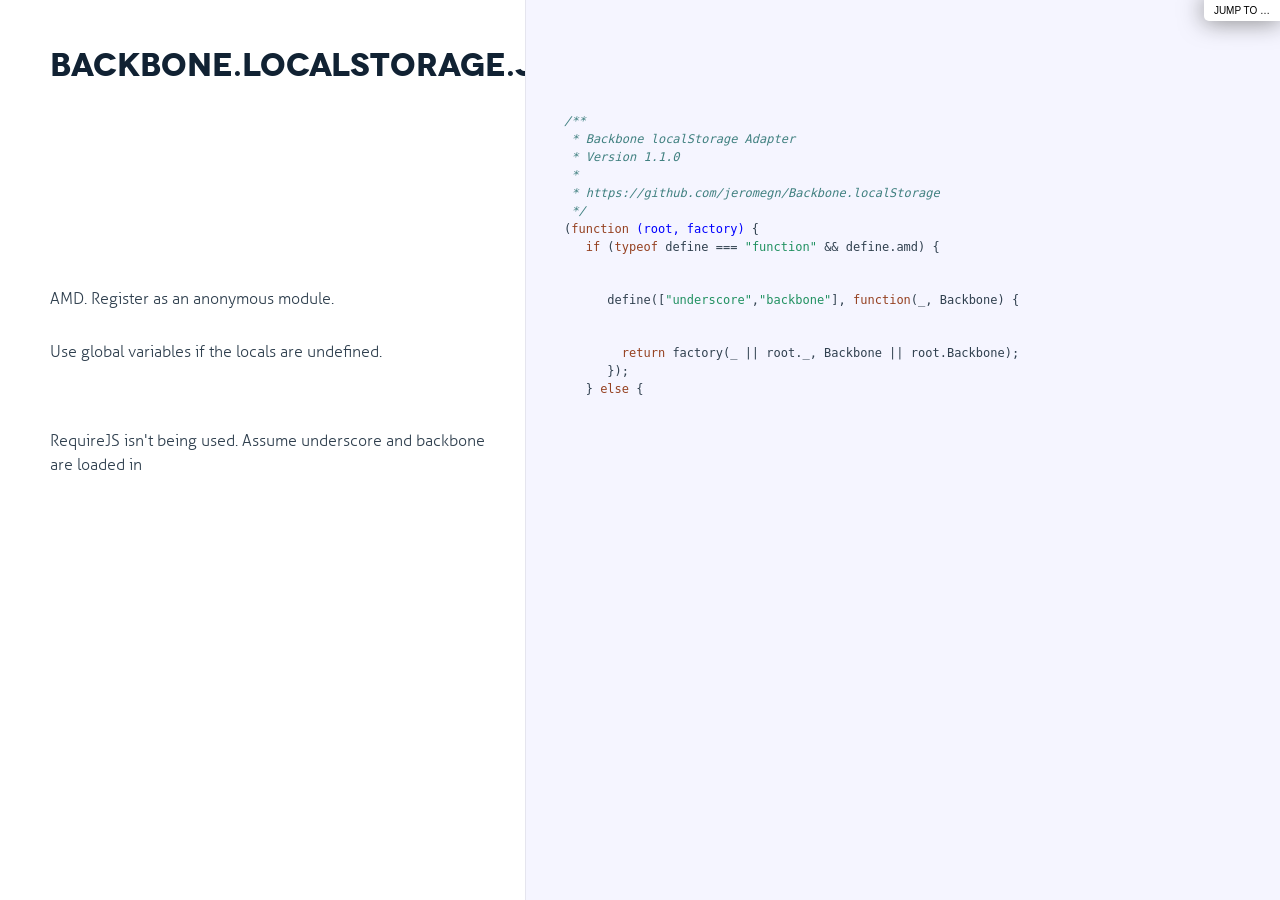
<file: app/vendor/backbone-amd/docs/backbone.localstorage.html>
<!DOCTYPE html>

<html>
<head>
  <title>backbone.localstorage.js</title>
  <meta http-equiv="content-type" content="text/html; charset=UTF-8">
  <meta name="viewport" content="width=device-width, target-densitydpi=160dpi, initial-scale=1.0; maximum-scale=1.0; user-scalable=0;">
  <link rel="stylesheet" media="all" href="docco.css" />
</head>
<body>
  <div id="container">
    <div id="background"></div>
    
      <ul id="jump_to">
        <li>
          <a class="large" href="javascript:void(0);">Jump To &hellip;</a>
          <a class="small" href="javascript:void(0);">+</a>
          <div id="jump_wrapper">
          <div id="jump_page">
            
              
              <a class="source" href="backbone.localstorage.html">
                backbone.localstorage.js
              </a>
            
              
              <a class="source" href="todos.html">
                todos.js
              </a>
            
          </div>
        </li>
      </ul>
    
    <ul class="sections">
        
          <li id="title">
              <div class="annotation">
                  <h1>backbone.localstorage.js</h1>
              </div>
          </li>
        
        
        
        <li id="section-1">
            <div class="annotation">
              
              <div class="pilwrap ">
                <a class="pilcrow" href="#section-1">&#182;</a>
              </div>
              
            </div>
            
            <div class="content"><div class='highlight'><pre><span class="comment">/**
 * Backbone localStorage Adapter
 * Version 1.1.0
 *
 * https://github.com/jeromegn/Backbone.localStorage
 */</span>
(<span class="function"><span class="keyword">function</span> <span class="params">(root, factory)</span> {</span>
   <span class="keyword">if</span> (<span class="keyword">typeof</span> define === <span class="string">"function"</span> &amp;&amp; define.amd) {</pre></div></div>
            
        </li>
        
        
        <li id="section-2">
            <div class="annotation">
              
              <div class="pilwrap ">
                <a class="pilcrow" href="#section-2">&#182;</a>
              </div>
              <p>AMD. Register as an anonymous module.</p>

            </div>
            
            <div class="content"><div class='highlight'><pre>      define([<span class="string">"underscore"</span>,<span class="string">"backbone"</span>], <span class="keyword">function</span>(_, Backbone) {</pre></div></div>
            
        </li>
        
        
        <li id="section-3">
            <div class="annotation">
              
              <div class="pilwrap ">
                <a class="pilcrow" href="#section-3">&#182;</a>
              </div>
              <p>Use global variables if the locals are undefined.</p>

            </div>
            
            <div class="content"><div class='highlight'><pre>        <span class="keyword">return</span> factory(_ || root._, Backbone || root.Backbone);
      });
   } <span class="keyword">else</span> {</pre></div></div>
            
        </li>
        
        
        <li id="section-4">
            <div class="annotation">
              
              <div class="pilwrap ">
                <a class="pilcrow" href="#section-4">&#182;</a>
              </div>
              <p>RequireJS isn&#39;t being used. Assume underscore and backbone are loaded in <script> tags</p>

            </div>
            
            <div class="content"><div class='highlight'><pre>      factory(_, Backbone);
   }
}(<span class="keyword">this</span>, <span class="keyword">function</span>(_, Backbone) {</pre></div></div>
            
        </li>
        
        
        <li id="section-5">
            <div class="annotation">
              
              <div class="pilwrap ">
                <a class="pilcrow" href="#section-5">&#182;</a>
              </div>
              <p>A simple module to replace <code>Backbone.sync</code> with <em>localStorage</em>-based
persistence. Models are given GUIDS, and saved into a JSON object. Simple
as that.</p>
<p>Hold reference to Underscore.js and Backbone.js in the closure in order
to make things work even if they are removed from the global namespace</p>
<p>Generate four random hex digits.</p>

            </div>
            
            <div class="content"><div class='highlight'><pre><span class="function"><span class="keyword">function</span> <span class="title">S4</span><span class="params">()</span> {</span>
   <span class="keyword">return</span> (((<span class="number">1</span>+Math.random())*<span class="number">0x10000</span>)|<span class="number">0</span>).toString(<span class="number">16</span>).substring(<span class="number">1</span>);
};</pre></div></div>
            
        </li>
        
        
        <li id="section-6">
            <div class="annotation">
              
              <div class="pilwrap ">
                <a class="pilcrow" href="#section-6">&#182;</a>
              </div>
              <p>Generate a pseudo-GUID by concatenating random hexadecimal.</p>

            </div>
            
            <div class="content"><div class='highlight'><pre><span class="function"><span class="keyword">function</span> <span class="title">guid</span><span class="params">()</span> {</span>
   <span class="keyword">return</span> (S4()+S4()+<span class="string">"-"</span>+S4()+<span class="string">"-"</span>+S4()+<span class="string">"-"</span>+S4()+<span class="string">"-"</span>+S4()+S4()+S4());
};</pre></div></div>
            
        </li>
        
        
        <li id="section-7">
            <div class="annotation">
              
              <div class="pilwrap ">
                <a class="pilcrow" href="#section-7">&#182;</a>
              </div>
              <p>Our Store is represented by a single JS object in <em>localStorage</em>. Create it
with a meaningful name, like the name you&#39;d give a table.
window.Store is deprectated, use Backbone.LocalStorage instead</p>

            </div>
            
            <div class="content"><div class='highlight'><pre>Backbone.LocalStorage = window.Store = <span class="keyword">function</span>(name) {
  <span class="keyword">this</span>.name = name;
  <span class="keyword">var</span> store = <span class="keyword">this</span>.localStorage().getItem(<span class="keyword">this</span>.name);
  <span class="keyword">this</span>.records = (store &amp;&amp; store.split(<span class="string">","</span>)) || [];
};

_.extend(Backbone.LocalStorage.prototype, {</pre></div></div>
            
        </li>
        
        
        <li id="section-8">
            <div class="annotation">
              
              <div class="pilwrap ">
                <a class="pilcrow" href="#section-8">&#182;</a>
              </div>
              <p>Save the current state of the <strong>Store</strong> to <em>localStorage</em>.</p>

            </div>
            
            <div class="content"><div class='highlight'><pre>  save: <span class="keyword">function</span>() {
    <span class="keyword">this</span>.localStorage().setItem(<span class="keyword">this</span>.name, <span class="keyword">this</span>.records.join(<span class="string">","</span>));
  },</pre></div></div>
            
        </li>
        
        
        <li id="section-9">
            <div class="annotation">
              
              <div class="pilwrap ">
                <a class="pilcrow" href="#section-9">&#182;</a>
              </div>
              <p>Add a model, giving it a (hopefully)-unique GUID, if it doesn&#39;t already
have an id of it&#39;s own.</p>

            </div>
            
            <div class="content"><div class='highlight'><pre>  create: <span class="keyword">function</span>(model) {
    <span class="keyword">if</span> (!model.id) {
      model.id = guid();
      model.set(model.idAttribute, model.id);
    }
    <span class="keyword">this</span>.localStorage().setItem(<span class="keyword">this</span>.name+<span class="string">"-"</span>+model.id, JSON.stringify(model));
    <span class="keyword">this</span>.records.push(model.id.toString());
    <span class="keyword">this</span>.save();
    <span class="keyword">return</span> <span class="keyword">this</span>.find(model);
  },</pre></div></div>
            
        </li>
        
        
        <li id="section-10">
            <div class="annotation">
              
              <div class="pilwrap ">
                <a class="pilcrow" href="#section-10">&#182;</a>
              </div>
              <p>Update a model by replacing its copy in <code>this.data</code>.</p>

            </div>
            
            <div class="content"><div class='highlight'><pre>  update: <span class="keyword">function</span>(model) {
    <span class="keyword">this</span>.localStorage().setItem(<span class="keyword">this</span>.name+<span class="string">"-"</span>+model.id, JSON.stringify(model));
    <span class="keyword">if</span> (!_.include(<span class="keyword">this</span>.records, model.id.toString()))
      <span class="keyword">this</span>.records.push(model.id.toString()); <span class="keyword">this</span>.save();
    <span class="keyword">return</span> <span class="keyword">this</span>.find(model);
  },</pre></div></div>
            
        </li>
        
        
        <li id="section-11">
            <div class="annotation">
              
              <div class="pilwrap ">
                <a class="pilcrow" href="#section-11">&#182;</a>
              </div>
              <p>Retrieve a model from <code>this.data</code> by id.</p>

            </div>
            
            <div class="content"><div class='highlight'><pre>  find: <span class="keyword">function</span>(model) {
    <span class="keyword">return</span> <span class="keyword">this</span>.jsonData(<span class="keyword">this</span>.localStorage().getItem(<span class="keyword">this</span>.name+<span class="string">"-"</span>+model.id));
  },</pre></div></div>
            
        </li>
        
        
        <li id="section-12">
            <div class="annotation">
              
              <div class="pilwrap ">
                <a class="pilcrow" href="#section-12">&#182;</a>
              </div>
              <p>Return the array of all models currently in storage.</p>

            </div>
            
            <div class="content"><div class='highlight'><pre>  findAll: <span class="keyword">function</span>() {
    <span class="keyword">return</span> _(<span class="keyword">this</span>.records).chain()
      .map(<span class="keyword">function</span>(id){
        <span class="keyword">return</span> <span class="keyword">this</span>.jsonData(<span class="keyword">this</span>.localStorage().getItem(<span class="keyword">this</span>.name+<span class="string">"-"</span>+id));
      }, <span class="keyword">this</span>)
      .compact()
      .value();
  },</pre></div></div>
            
        </li>
        
        
        <li id="section-13">
            <div class="annotation">
              
              <div class="pilwrap ">
                <a class="pilcrow" href="#section-13">&#182;</a>
              </div>
              <p>Delete a model from <code>this.data</code>, returning it.</p>

            </div>
            
            <div class="content"><div class='highlight'><pre>  destroy: <span class="keyword">function</span>(model) {
    <span class="keyword">if</span> (model.isNew())
      <span class="keyword">return</span> <span class="literal">false</span>
    <span class="keyword">this</span>.localStorage().removeItem(<span class="keyword">this</span>.name+<span class="string">"-"</span>+model.id);
    <span class="keyword">this</span>.records = _.reject(<span class="keyword">this</span>.records, <span class="keyword">function</span>(id){
      <span class="keyword">return</span> id === model.id.toString();
    });
    <span class="keyword">this</span>.save();
    <span class="keyword">return</span> model;
  },

  localStorage: <span class="keyword">function</span>() {
    <span class="keyword">return</span> localStorage;
  },</pre></div></div>
            
        </li>
        
        
        <li id="section-14">
            <div class="annotation">
              
              <div class="pilwrap ">
                <a class="pilcrow" href="#section-14">&#182;</a>
              </div>
              <p>fix for &quot;illegal access&quot; error on Android when JSON.parse is passed null</p>

            </div>
            
            <div class="content"><div class='highlight'><pre>  jsonData: <span class="function"><span class="keyword">function</span> <span class="params">(data)</span> {</span>
      <span class="keyword">return</span> data &amp;&amp; JSON.parse(data);
  }

});</pre></div></div>
            
        </li>
        
        
        <li id="section-15">
            <div class="annotation">
              
              <div class="pilwrap ">
                <a class="pilcrow" href="#section-15">&#182;</a>
              </div>
              <p>localSync delegate to the model or collection&#39;s
<em>localStorage</em> property, which should be an instance of <code>Store</code>.
window.Store.sync and Backbone.localSync is deprectated, use Backbone.LocalStorage.sync instead</p>

            </div>
            
            <div class="content"><div class='highlight'><pre>Backbone.LocalStorage.sync = window.Store.sync = Backbone.localSync = <span class="keyword">function</span>(method, model, options) {
  <span class="keyword">var</span> store = model.localStorage || model.collection.localStorage;

  <span class="keyword">var</span> resp, errorMessage, syncDfd = $.Deferred &amp;&amp; $.Deferred(); <span class="comment">//If $ is having Deferred - use it.</span>

  <span class="keyword">try</span> {

    <span class="keyword">switch</span> (method) {
      <span class="keyword">case</span> <span class="string">"read"</span>:
        resp = model.id != <span class="literal">undefined</span> ? store.find(model) : store.findAll();
        <span class="keyword">break</span>;
      <span class="keyword">case</span> <span class="string">"create"</span>:
        resp = store.create(model);
        <span class="keyword">break</span>;
      <span class="keyword">case</span> <span class="string">"update"</span>:
        resp = store.update(model);
        <span class="keyword">break</span>;
      <span class="keyword">case</span> <span class="string">"delete"</span>:
        resp = store.destroy(model);
        <span class="keyword">break</span>;
    }

  } <span class="keyword">catch</span>(error) {
    <span class="keyword">if</span> (error.code === DOMException.QUOTA_EXCEEDED_ERR &amp;&amp; window.localStorage.length === <span class="number">0</span>)
      errorMessage = <span class="string">"Private browsing is unsupported"</span>;
    <span class="keyword">else</span>
      errorMessage = error.message;
  }

  <span class="keyword">if</span> (resp) {
    model.trigger(<span class="string">"sync"</span>, model, resp, options);
    <span class="keyword">if</span> (options &amp;&amp; options.success)
      options.success(resp);
    <span class="keyword">if</span> (syncDfd)
      syncDfd.resolve(resp);

  } <span class="keyword">else</span> {
    errorMessage = errorMessage ? errorMessage
                                : <span class="string">"Record Not Found"</span>;

    <span class="keyword">if</span> (options &amp;&amp; options.error)
      options.error(errorMessage);
    <span class="keyword">if</span> (syncDfd)
      syncDfd.reject(errorMessage);
  }</pre></div></div>
            
        </li>
        
        
        <li id="section-16">
            <div class="annotation">
              
              <div class="pilwrap ">
                <a class="pilcrow" href="#section-16">&#182;</a>
              </div>
              <p>add compatibility with $.ajax
always execute callback for success and error</p>

            </div>
            
            <div class="content"><div class='highlight'><pre>  <span class="keyword">if</span> (options &amp;&amp; options.complete) options.complete(resp);

  <span class="keyword">return</span> syncDfd &amp;&amp; syncDfd.promise();
};

Backbone.ajaxSync = Backbone.sync;

Backbone.getSyncMethod = <span class="keyword">function</span>(model) {
  <span class="keyword">if</span>(model.localStorage || (model.collection &amp;&amp; model.collection.localStorage)) {
    <span class="keyword">return</span> Backbone.localSync;
  }

  <span class="keyword">return</span> Backbone.ajaxSync;
};</pre></div></div>
            
        </li>
        
        
        <li id="section-17">
            <div class="annotation">
              
              <div class="pilwrap ">
                <a class="pilcrow" href="#section-17">&#182;</a>
              </div>
              <p>Override &#39;Backbone.sync&#39; to default to localSync,
the original &#39;Backbone.sync&#39; is still available in &#39;Backbone.ajaxSync&#39;</p>

            </div>
            
            <div class="content"><div class='highlight'><pre>Backbone.sync = <span class="keyword">function</span>(method, model, options) {
  <span class="keyword">return</span> Backbone.getSyncMethod(model).apply(<span class="keyword">this</span>, [method, model, options]);
};

<span class="keyword">return</span> Backbone.LocalStorage;
}));</pre></div></div>
            
        </li>
        
    </ul>
  </div>
</body>
</html>
</file>
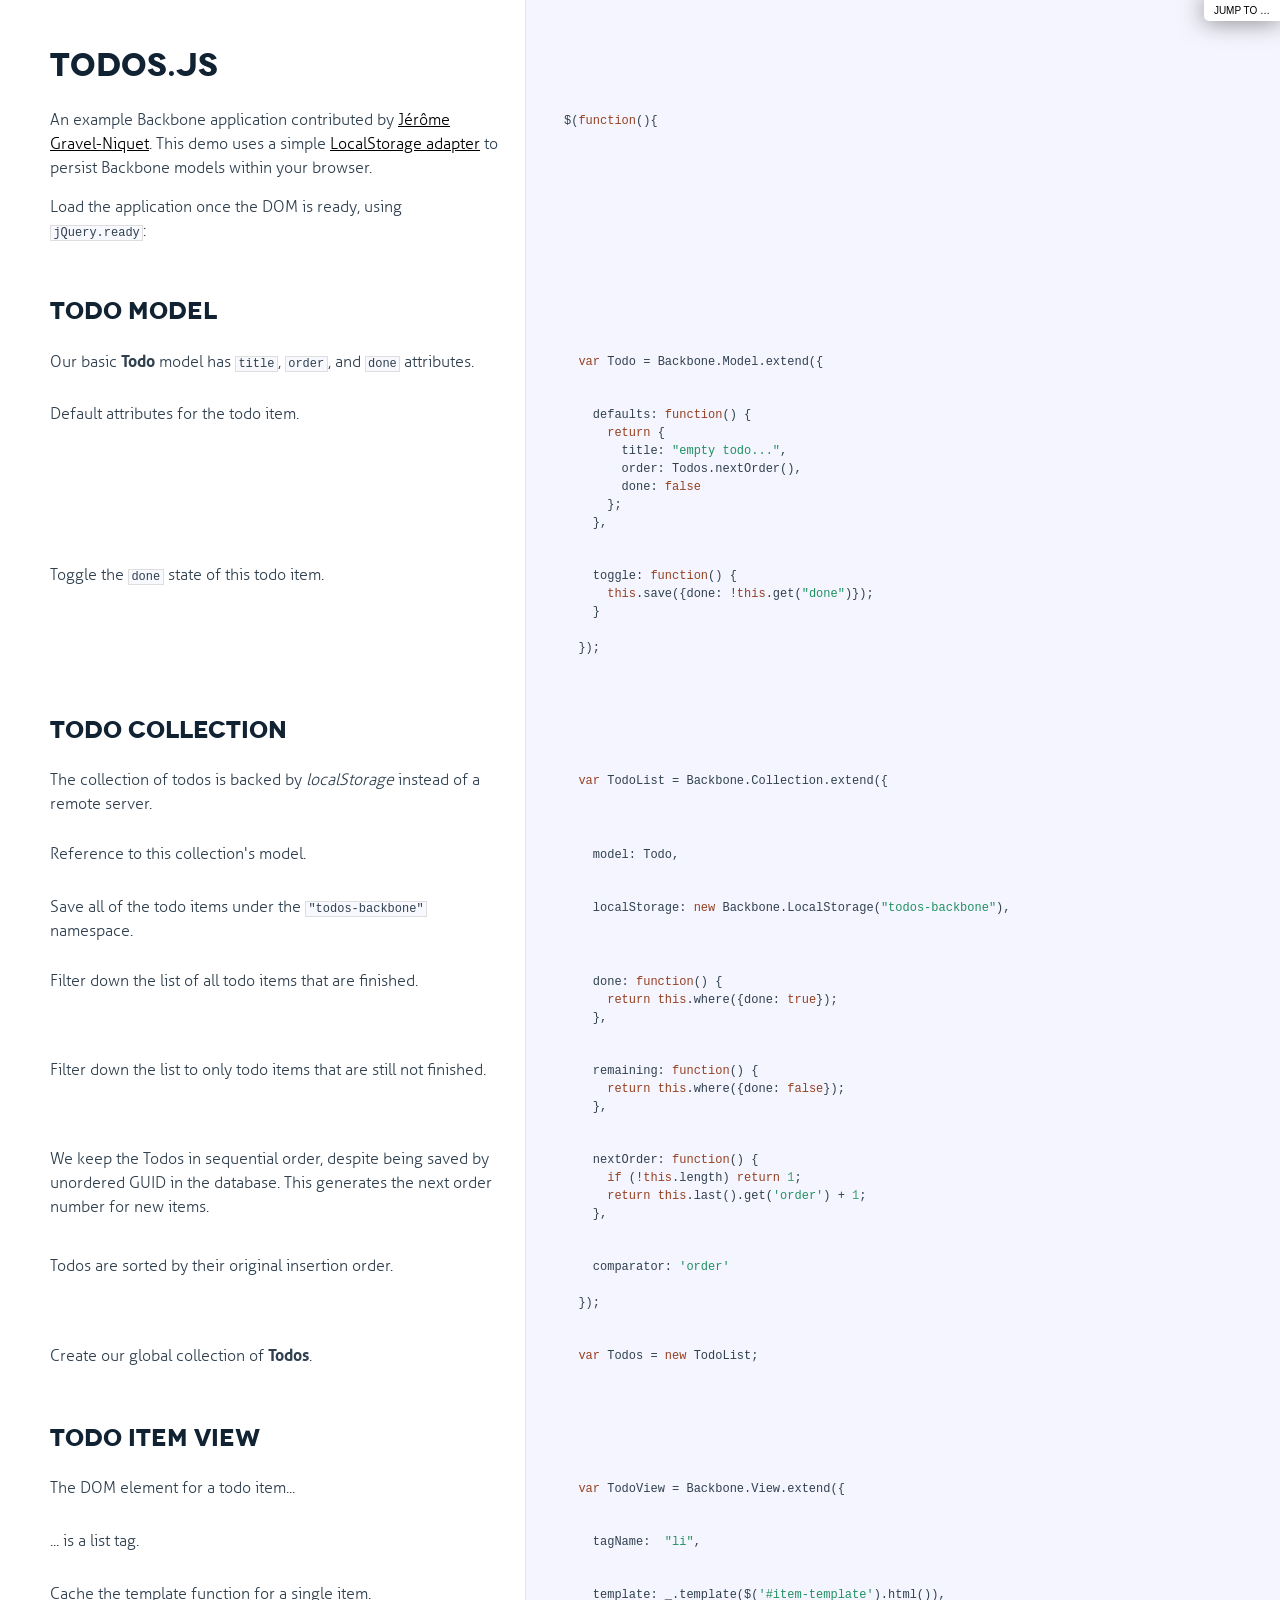
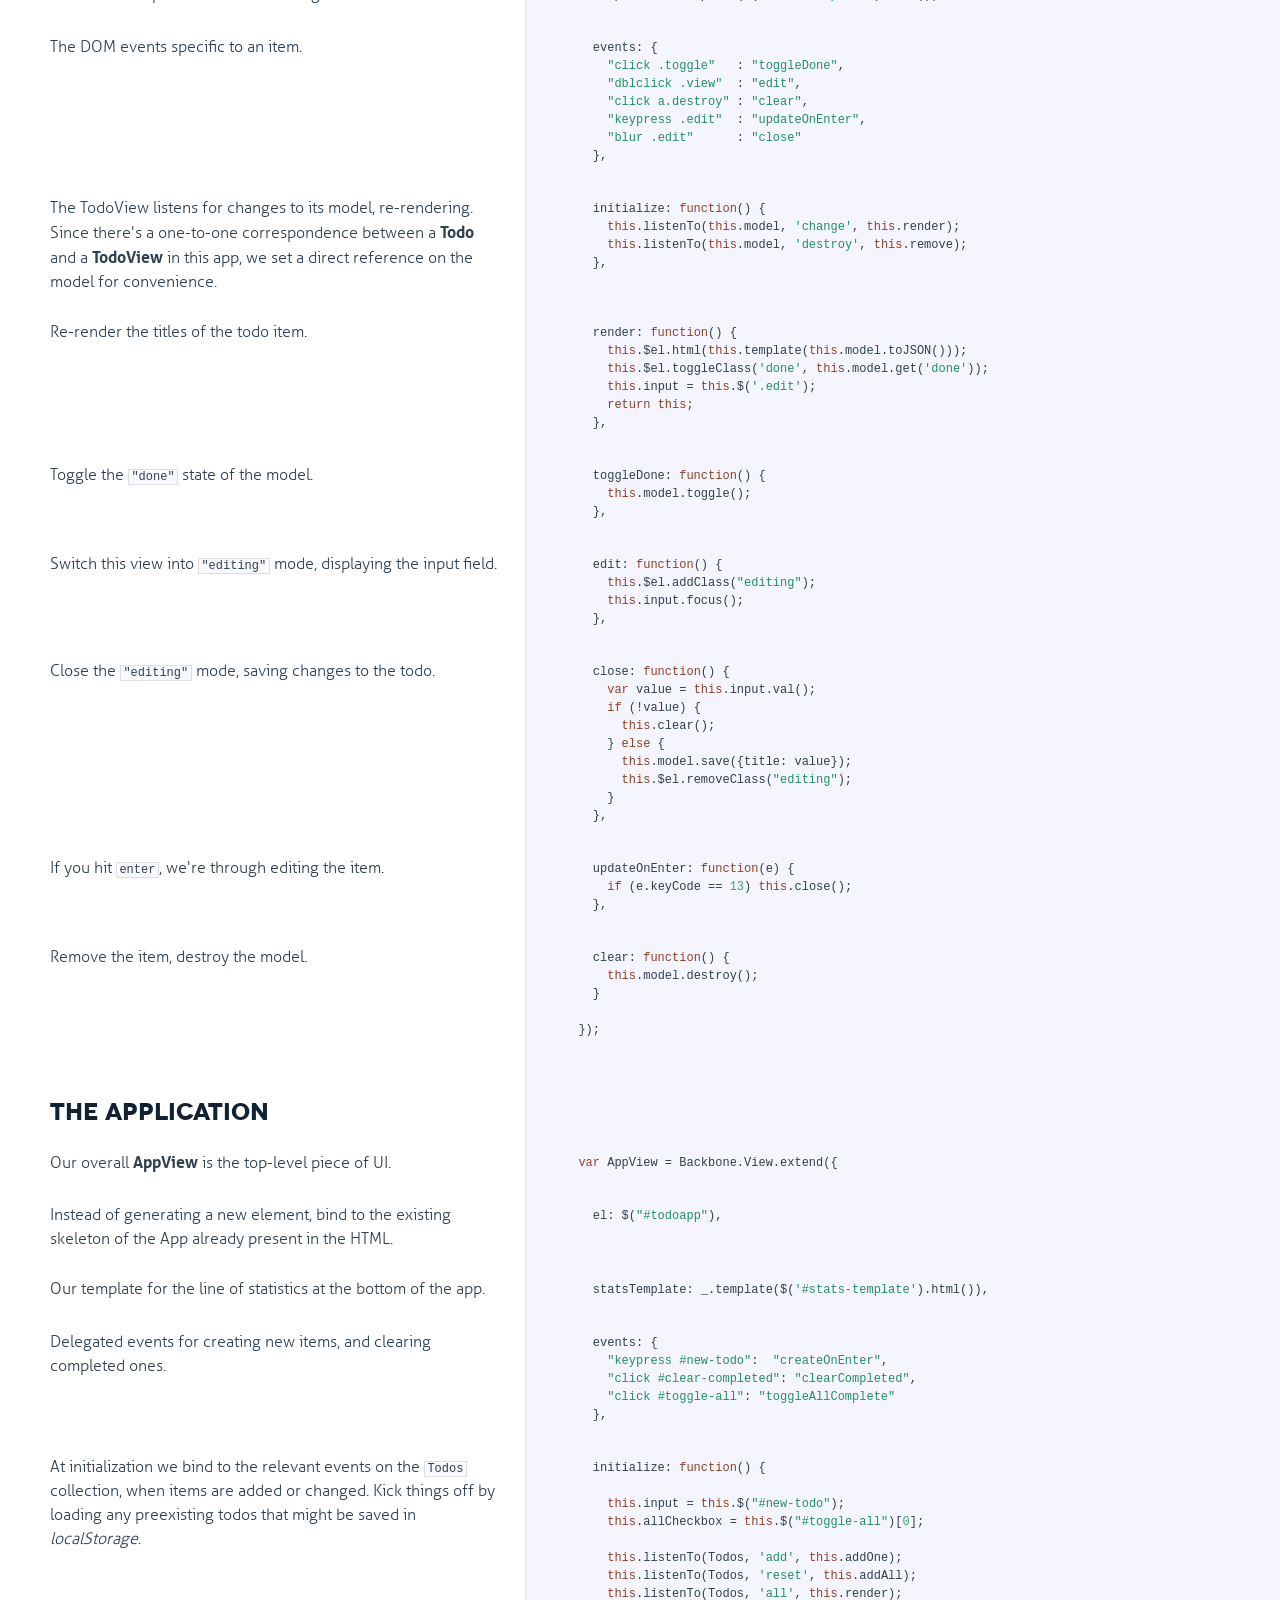
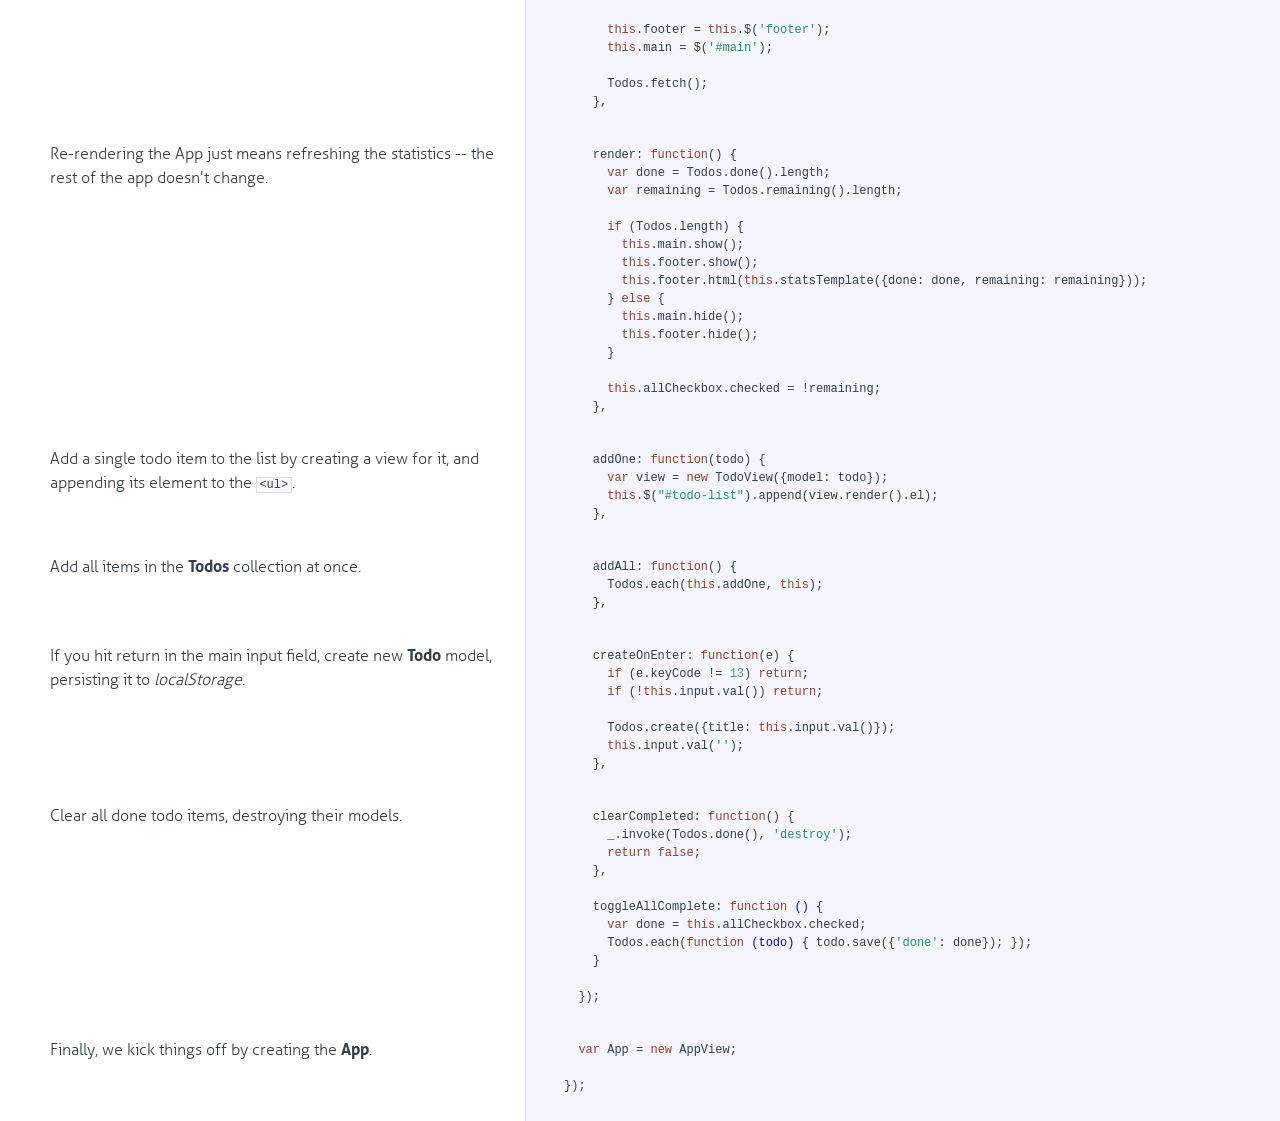
<file: app/vendor/backbone-amd/docs/todos.html>
<!DOCTYPE html>

<html>
<head>
  <title>todos.js</title>
  <meta http-equiv="content-type" content="text/html; charset=UTF-8">
  <meta name="viewport" content="width=device-width, target-densitydpi=160dpi, initial-scale=1.0; maximum-scale=1.0; user-scalable=0;">
  <link rel="stylesheet" media="all" href="docco.css" />
</head>
<body>
  <div id="container">
    <div id="background"></div>
    
      <ul id="jump_to">
        <li>
          <a class="large" href="javascript:void(0);">Jump To &hellip;</a>
          <a class="small" href="javascript:void(0);">+</a>
          <div id="jump_wrapper">
          <div id="jump_page">
            
              
              <a class="source" href="backbone.localstorage.html">
                backbone.localstorage.js
              </a>
            
              
              <a class="source" href="todos.html">
                todos.js
              </a>
            
          </div>
        </li>
      </ul>
    
    <ul class="sections">
        
          <li id="title">
              <div class="annotation">
                  <h1>todos.js</h1>
              </div>
          </li>
        
        
        
        <li id="section-1">
            <div class="annotation">
              
              <div class="pilwrap ">
                <a class="pilcrow" href="#section-1">&#182;</a>
              </div>
              <p>An example Backbone application contributed by
<a href="http://jgn.me/">Jérôme Gravel-Niquet</a>. This demo uses a simple
<a href="backbone-localstorage.html">LocalStorage adapter</a>
to persist Backbone models within your browser.</p>
<p>Load the application once the DOM is ready, using <code>jQuery.ready</code>:</p>

            </div>
            
            <div class="content"><div class='highlight'><pre>$(<span class="keyword">function</span>(){</pre></div></div>
            
        </li>
        
        
        <li id="section-2">
            <div class="annotation">
              
              <div class="pilwrap for-h2">
                <a class="pilcrow" href="#section-2">&#182;</a>
              </div>
              <h2>Todo Model</h2>

            </div>
            
        </li>
        
        
        <li id="section-3">
            <div class="annotation">
              
              <div class="pilwrap ">
                <a class="pilcrow" href="#section-3">&#182;</a>
              </div>
              <p>Our basic <strong>Todo</strong> model has <code>title</code>, <code>order</code>, and <code>done</code> attributes.</p>

            </div>
            
            <div class="content"><div class='highlight'><pre>  <span class="keyword">var</span> Todo = Backbone.Model.extend({</pre></div></div>
            
        </li>
        
        
        <li id="section-4">
            <div class="annotation">
              
              <div class="pilwrap ">
                <a class="pilcrow" href="#section-4">&#182;</a>
              </div>
              <p>Default attributes for the todo item.</p>

            </div>
            
            <div class="content"><div class='highlight'><pre>    defaults: <span class="keyword">function</span>() {
      <span class="keyword">return</span> {
        title: <span class="string">"empty todo..."</span>,
        order: Todos.nextOrder(),
        done: <span class="literal">false</span>
      };
    },</pre></div></div>
            
        </li>
        
        
        <li id="section-5">
            <div class="annotation">
              
              <div class="pilwrap ">
                <a class="pilcrow" href="#section-5">&#182;</a>
              </div>
              <p>Toggle the <code>done</code> state of this todo item.</p>

            </div>
            
            <div class="content"><div class='highlight'><pre>    toggle: <span class="keyword">function</span>() {
      <span class="keyword">this</span>.save({done: !<span class="keyword">this</span>.get(<span class="string">"done"</span>)});
    }

  });</pre></div></div>
            
        </li>
        
        
        <li id="section-6">
            <div class="annotation">
              
              <div class="pilwrap for-h2">
                <a class="pilcrow" href="#section-6">&#182;</a>
              </div>
              <h2>Todo Collection</h2>

            </div>
            
        </li>
        
        
        <li id="section-7">
            <div class="annotation">
              
              <div class="pilwrap ">
                <a class="pilcrow" href="#section-7">&#182;</a>
              </div>
              <p>The collection of todos is backed by <em>localStorage</em> instead of a remote
server.</p>

            </div>
            
            <div class="content"><div class='highlight'><pre>  <span class="keyword">var</span> TodoList = Backbone.Collection.extend({</pre></div></div>
            
        </li>
        
        
        <li id="section-8">
            <div class="annotation">
              
              <div class="pilwrap ">
                <a class="pilcrow" href="#section-8">&#182;</a>
              </div>
              <p>Reference to this collection&#39;s model.</p>

            </div>
            
            <div class="content"><div class='highlight'><pre>    model: Todo,</pre></div></div>
            
        </li>
        
        
        <li id="section-9">
            <div class="annotation">
              
              <div class="pilwrap ">
                <a class="pilcrow" href="#section-9">&#182;</a>
              </div>
              <p>Save all of the todo items under the <code>&quot;todos-backbone&quot;</code> namespace.</p>

            </div>
            
            <div class="content"><div class='highlight'><pre>    localStorage: <span class="keyword">new</span> Backbone.LocalStorage(<span class="string">"todos-backbone"</span>),</pre></div></div>
            
        </li>
        
        
        <li id="section-10">
            <div class="annotation">
              
              <div class="pilwrap ">
                <a class="pilcrow" href="#section-10">&#182;</a>
              </div>
              <p>Filter down the list of all todo items that are finished.</p>

            </div>
            
            <div class="content"><div class='highlight'><pre>    done: <span class="keyword">function</span>() {
      <span class="keyword">return</span> <span class="keyword">this</span>.where({done: <span class="literal">true</span>});
    },</pre></div></div>
            
        </li>
        
        
        <li id="section-11">
            <div class="annotation">
              
              <div class="pilwrap ">
                <a class="pilcrow" href="#section-11">&#182;</a>
              </div>
              <p>Filter down the list to only todo items that are still not finished.</p>

            </div>
            
            <div class="content"><div class='highlight'><pre>    remaining: <span class="keyword">function</span>() {
      <span class="keyword">return</span> <span class="keyword">this</span>.where({done: <span class="literal">false</span>});
    },</pre></div></div>
            
        </li>
        
        
        <li id="section-12">
            <div class="annotation">
              
              <div class="pilwrap ">
                <a class="pilcrow" href="#section-12">&#182;</a>
              </div>
              <p>We keep the Todos in sequential order, despite being saved by unordered
GUID in the database. This generates the next order number for new items.</p>

            </div>
            
            <div class="content"><div class='highlight'><pre>    nextOrder: <span class="keyword">function</span>() {
      <span class="keyword">if</span> (!<span class="keyword">this</span>.length) <span class="keyword">return</span> <span class="number">1</span>;
      <span class="keyword">return</span> <span class="keyword">this</span>.last().get(<span class="string">'order'</span>) + <span class="number">1</span>;
    },</pre></div></div>
            
        </li>
        
        
        <li id="section-13">
            <div class="annotation">
              
              <div class="pilwrap ">
                <a class="pilcrow" href="#section-13">&#182;</a>
              </div>
              <p>Todos are sorted by their original insertion order.</p>

            </div>
            
            <div class="content"><div class='highlight'><pre>    comparator: <span class="string">'order'</span>

  });</pre></div></div>
            
        </li>
        
        
        <li id="section-14">
            <div class="annotation">
              
              <div class="pilwrap ">
                <a class="pilcrow" href="#section-14">&#182;</a>
              </div>
              <p>Create our global collection of <strong>Todos</strong>.</p>

            </div>
            
            <div class="content"><div class='highlight'><pre>  <span class="keyword">var</span> Todos = <span class="keyword">new</span> TodoList;</pre></div></div>
            
        </li>
        
        
        <li id="section-15">
            <div class="annotation">
              
              <div class="pilwrap for-h2">
                <a class="pilcrow" href="#section-15">&#182;</a>
              </div>
              <h2>Todo Item View</h2>

            </div>
            
        </li>
        
        
        <li id="section-16">
            <div class="annotation">
              
              <div class="pilwrap ">
                <a class="pilcrow" href="#section-16">&#182;</a>
              </div>
              <p>The DOM element for a todo item...</p>

            </div>
            
            <div class="content"><div class='highlight'><pre>  <span class="keyword">var</span> TodoView = Backbone.View.extend({</pre></div></div>
            
        </li>
        
        
        <li id="section-17">
            <div class="annotation">
              
              <div class="pilwrap ">
                <a class="pilcrow" href="#section-17">&#182;</a>
              </div>
              <p>... is a list tag.</p>

            </div>
            
            <div class="content"><div class='highlight'><pre>    tagName:  <span class="string">"li"</span>,</pre></div></div>
            
        </li>
        
        
        <li id="section-18">
            <div class="annotation">
              
              <div class="pilwrap ">
                <a class="pilcrow" href="#section-18">&#182;</a>
              </div>
              <p>Cache the template function for a single item.</p>

            </div>
            
            <div class="content"><div class='highlight'><pre>    template: _.template($(<span class="string">'#item-template'</span>).html()),</pre></div></div>
            
        </li>
        
        
        <li id="section-19">
            <div class="annotation">
              
              <div class="pilwrap ">
                <a class="pilcrow" href="#section-19">&#182;</a>
              </div>
              <p>The DOM events specific to an item.</p>

            </div>
            
            <div class="content"><div class='highlight'><pre>    events: {
      <span class="string">"click .toggle"</span>   : <span class="string">"toggleDone"</span>,
      <span class="string">"dblclick .view"</span>  : <span class="string">"edit"</span>,
      <span class="string">"click a.destroy"</span> : <span class="string">"clear"</span>,
      <span class="string">"keypress .edit"</span>  : <span class="string">"updateOnEnter"</span>,
      <span class="string">"blur .edit"</span>      : <span class="string">"close"</span>
    },</pre></div></div>
            
        </li>
        
        
        <li id="section-20">
            <div class="annotation">
              
              <div class="pilwrap ">
                <a class="pilcrow" href="#section-20">&#182;</a>
              </div>
              <p>The TodoView listens for changes to its model, re-rendering. Since there&#39;s
a one-to-one correspondence between a <strong>Todo</strong> and a <strong>TodoView</strong> in this
app, we set a direct reference on the model for convenience.</p>

            </div>
            
            <div class="content"><div class='highlight'><pre>    initialize: <span class="keyword">function</span>() {
      <span class="keyword">this</span>.listenTo(<span class="keyword">this</span>.model, <span class="string">'change'</span>, <span class="keyword">this</span>.render);
      <span class="keyword">this</span>.listenTo(<span class="keyword">this</span>.model, <span class="string">'destroy'</span>, <span class="keyword">this</span>.remove);
    },</pre></div></div>
            
        </li>
        
        
        <li id="section-21">
            <div class="annotation">
              
              <div class="pilwrap ">
                <a class="pilcrow" href="#section-21">&#182;</a>
              </div>
              <p>Re-render the titles of the todo item.</p>

            </div>
            
            <div class="content"><div class='highlight'><pre>    render: <span class="keyword">function</span>() {
      <span class="keyword">this</span>.$el.html(<span class="keyword">this</span>.template(<span class="keyword">this</span>.model.toJSON()));
      <span class="keyword">this</span>.$el.toggleClass(<span class="string">'done'</span>, <span class="keyword">this</span>.model.get(<span class="string">'done'</span>));
      <span class="keyword">this</span>.input = <span class="keyword">this</span>.$(<span class="string">'.edit'</span>);
      <span class="keyword">return</span> <span class="keyword">this</span>;
    },</pre></div></div>
            
        </li>
        
        
        <li id="section-22">
            <div class="annotation">
              
              <div class="pilwrap ">
                <a class="pilcrow" href="#section-22">&#182;</a>
              </div>
              <p>Toggle the <code>&quot;done&quot;</code> state of the model.</p>

            </div>
            
            <div class="content"><div class='highlight'><pre>    toggleDone: <span class="keyword">function</span>() {
      <span class="keyword">this</span>.model.toggle();
    },</pre></div></div>
            
        </li>
        
        
        <li id="section-23">
            <div class="annotation">
              
              <div class="pilwrap ">
                <a class="pilcrow" href="#section-23">&#182;</a>
              </div>
              <p>Switch this view into <code>&quot;editing&quot;</code> mode, displaying the input field.</p>

            </div>
            
            <div class="content"><div class='highlight'><pre>    edit: <span class="keyword">function</span>() {
      <span class="keyword">this</span>.$el.addClass(<span class="string">"editing"</span>);
      <span class="keyword">this</span>.input.focus();
    },</pre></div></div>
            
        </li>
        
        
        <li id="section-24">
            <div class="annotation">
              
              <div class="pilwrap ">
                <a class="pilcrow" href="#section-24">&#182;</a>
              </div>
              <p>Close the <code>&quot;editing&quot;</code> mode, saving changes to the todo.</p>

            </div>
            
            <div class="content"><div class='highlight'><pre>    close: <span class="keyword">function</span>() {
      <span class="keyword">var</span> value = <span class="keyword">this</span>.input.val();
      <span class="keyword">if</span> (!value) {
        <span class="keyword">this</span>.clear();
      } <span class="keyword">else</span> {
        <span class="keyword">this</span>.model.save({title: value});
        <span class="keyword">this</span>.$el.removeClass(<span class="string">"editing"</span>);
      }
    },</pre></div></div>
            
        </li>
        
        
        <li id="section-25">
            <div class="annotation">
              
              <div class="pilwrap ">
                <a class="pilcrow" href="#section-25">&#182;</a>
              </div>
              <p>If you hit <code>enter</code>, we&#39;re through editing the item.</p>

            </div>
            
            <div class="content"><div class='highlight'><pre>    updateOnEnter: <span class="keyword">function</span>(e) {
      <span class="keyword">if</span> (e.keyCode == <span class="number">13</span>) <span class="keyword">this</span>.close();
    },</pre></div></div>
            
        </li>
        
        
        <li id="section-26">
            <div class="annotation">
              
              <div class="pilwrap ">
                <a class="pilcrow" href="#section-26">&#182;</a>
              </div>
              <p>Remove the item, destroy the model.</p>

            </div>
            
            <div class="content"><div class='highlight'><pre>    clear: <span class="keyword">function</span>() {
      <span class="keyword">this</span>.model.destroy();
    }

  });</pre></div></div>
            
        </li>
        
        
        <li id="section-27">
            <div class="annotation">
              
              <div class="pilwrap for-h2">
                <a class="pilcrow" href="#section-27">&#182;</a>
              </div>
              <h2>The Application</h2>

            </div>
            
        </li>
        
        
        <li id="section-28">
            <div class="annotation">
              
              <div class="pilwrap ">
                <a class="pilcrow" href="#section-28">&#182;</a>
              </div>
              <p>Our overall <strong>AppView</strong> is the top-level piece of UI.</p>

            </div>
            
            <div class="content"><div class='highlight'><pre>  <span class="keyword">var</span> AppView = Backbone.View.extend({</pre></div></div>
            
        </li>
        
        
        <li id="section-29">
            <div class="annotation">
              
              <div class="pilwrap ">
                <a class="pilcrow" href="#section-29">&#182;</a>
              </div>
              <p>Instead of generating a new element, bind to the existing skeleton of
the App already present in the HTML.</p>

            </div>
            
            <div class="content"><div class='highlight'><pre>    el: $(<span class="string">"#todoapp"</span>),</pre></div></div>
            
        </li>
        
        
        <li id="section-30">
            <div class="annotation">
              
              <div class="pilwrap ">
                <a class="pilcrow" href="#section-30">&#182;</a>
              </div>
              <p>Our template for the line of statistics at the bottom of the app.</p>

            </div>
            
            <div class="content"><div class='highlight'><pre>    statsTemplate: _.template($(<span class="string">'#stats-template'</span>).html()),</pre></div></div>
            
        </li>
        
        
        <li id="section-31">
            <div class="annotation">
              
              <div class="pilwrap ">
                <a class="pilcrow" href="#section-31">&#182;</a>
              </div>
              <p>Delegated events for creating new items, and clearing completed ones.</p>

            </div>
            
            <div class="content"><div class='highlight'><pre>    events: {
      <span class="string">"keypress #new-todo"</span>:  <span class="string">"createOnEnter"</span>,
      <span class="string">"click #clear-completed"</span>: <span class="string">"clearCompleted"</span>,
      <span class="string">"click #toggle-all"</span>: <span class="string">"toggleAllComplete"</span>
    },</pre></div></div>
            
        </li>
        
        
        <li id="section-32">
            <div class="annotation">
              
              <div class="pilwrap ">
                <a class="pilcrow" href="#section-32">&#182;</a>
              </div>
              <p>At initialization we bind to the relevant events on the <code>Todos</code>
collection, when items are added or changed. Kick things off by
loading any preexisting todos that might be saved in <em>localStorage</em>.</p>

            </div>
            
            <div class="content"><div class='highlight'><pre>    initialize: <span class="keyword">function</span>() {

      <span class="keyword">this</span>.input = <span class="keyword">this</span>.$(<span class="string">"#new-todo"</span>);
      <span class="keyword">this</span>.allCheckbox = <span class="keyword">this</span>.$(<span class="string">"#toggle-all"</span>)[<span class="number">0</span>];

      <span class="keyword">this</span>.listenTo(Todos, <span class="string">'add'</span>, <span class="keyword">this</span>.addOne);
      <span class="keyword">this</span>.listenTo(Todos, <span class="string">'reset'</span>, <span class="keyword">this</span>.addAll);
      <span class="keyword">this</span>.listenTo(Todos, <span class="string">'all'</span>, <span class="keyword">this</span>.render);

      <span class="keyword">this</span>.footer = <span class="keyword">this</span>.$(<span class="string">'footer'</span>);
      <span class="keyword">this</span>.main = $(<span class="string">'#main'</span>);

      Todos.fetch();
    },</pre></div></div>
            
        </li>
        
        
        <li id="section-33">
            <div class="annotation">
              
              <div class="pilwrap ">
                <a class="pilcrow" href="#section-33">&#182;</a>
              </div>
              <p>Re-rendering the App just means refreshing the statistics -- the rest
of the app doesn&#39;t change.</p>

            </div>
            
            <div class="content"><div class='highlight'><pre>    render: <span class="keyword">function</span>() {
      <span class="keyword">var</span> done = Todos.done().length;
      <span class="keyword">var</span> remaining = Todos.remaining().length;

      <span class="keyword">if</span> (Todos.length) {
        <span class="keyword">this</span>.main.show();
        <span class="keyword">this</span>.footer.show();
        <span class="keyword">this</span>.footer.html(<span class="keyword">this</span>.statsTemplate({done: done, remaining: remaining}));
      } <span class="keyword">else</span> {
        <span class="keyword">this</span>.main.hide();
        <span class="keyword">this</span>.footer.hide();
      }

      <span class="keyword">this</span>.allCheckbox.checked = !remaining;
    },</pre></div></div>
            
        </li>
        
        
        <li id="section-34">
            <div class="annotation">
              
              <div class="pilwrap ">
                <a class="pilcrow" href="#section-34">&#182;</a>
              </div>
              <p>Add a single todo item to the list by creating a view for it, and
appending its element to the <code>&lt;ul&gt;</code>.</p>

            </div>
            
            <div class="content"><div class='highlight'><pre>    addOne: <span class="keyword">function</span>(todo) {
      <span class="keyword">var</span> view = <span class="keyword">new</span> TodoView({model: todo});
      <span class="keyword">this</span>.$(<span class="string">"#todo-list"</span>).append(view.render().el);
    },</pre></div></div>
            
        </li>
        
        
        <li id="section-35">
            <div class="annotation">
              
              <div class="pilwrap ">
                <a class="pilcrow" href="#section-35">&#182;</a>
              </div>
              <p>Add all items in the <strong>Todos</strong> collection at once.</p>

            </div>
            
            <div class="content"><div class='highlight'><pre>    addAll: <span class="keyword">function</span>() {
      Todos.each(<span class="keyword">this</span>.addOne, <span class="keyword">this</span>);
    },</pre></div></div>
            
        </li>
        
        
        <li id="section-36">
            <div class="annotation">
              
              <div class="pilwrap ">
                <a class="pilcrow" href="#section-36">&#182;</a>
              </div>
              <p>If you hit return in the main input field, create new <strong>Todo</strong> model,
persisting it to <em>localStorage</em>.</p>

            </div>
            
            <div class="content"><div class='highlight'><pre>    createOnEnter: <span class="keyword">function</span>(e) {
      <span class="keyword">if</span> (e.keyCode != <span class="number">13</span>) <span class="keyword">return</span>;
      <span class="keyword">if</span> (!<span class="keyword">this</span>.input.val()) <span class="keyword">return</span>;

      Todos.create({title: <span class="keyword">this</span>.input.val()});
      <span class="keyword">this</span>.input.val(<span class="string">''</span>);
    },</pre></div></div>
            
        </li>
        
        
        <li id="section-37">
            <div class="annotation">
              
              <div class="pilwrap ">
                <a class="pilcrow" href="#section-37">&#182;</a>
              </div>
              <p>Clear all done todo items, destroying their models.</p>

            </div>
            
            <div class="content"><div class='highlight'><pre>    clearCompleted: <span class="keyword">function</span>() {
      _.invoke(Todos.done(), <span class="string">'destroy'</span>);
      <span class="keyword">return</span> <span class="literal">false</span>;
    },

    toggleAllComplete: <span class="function"><span class="keyword">function</span> <span class="params">()</span> {</span>
      <span class="keyword">var</span> done = <span class="keyword">this</span>.allCheckbox.checked;
      Todos.each(<span class="function"><span class="keyword">function</span> <span class="params">(todo)</span> {</span> todo.save({<span class="string">'done'</span>: done}); });
    }

  });</pre></div></div>
            
        </li>
        
        
        <li id="section-38">
            <div class="annotation">
              
              <div class="pilwrap ">
                <a class="pilcrow" href="#section-38">&#182;</a>
              </div>
              <p>Finally, we kick things off by creating the <strong>App</strong>.</p>

            </div>
            
            <div class="content"><div class='highlight'><pre>  <span class="keyword">var</span> App = <span class="keyword">new</span> AppView;

});</pre></div></div>
            
        </li>
        
    </ul>
  </div>
</body>
</html>
</file>
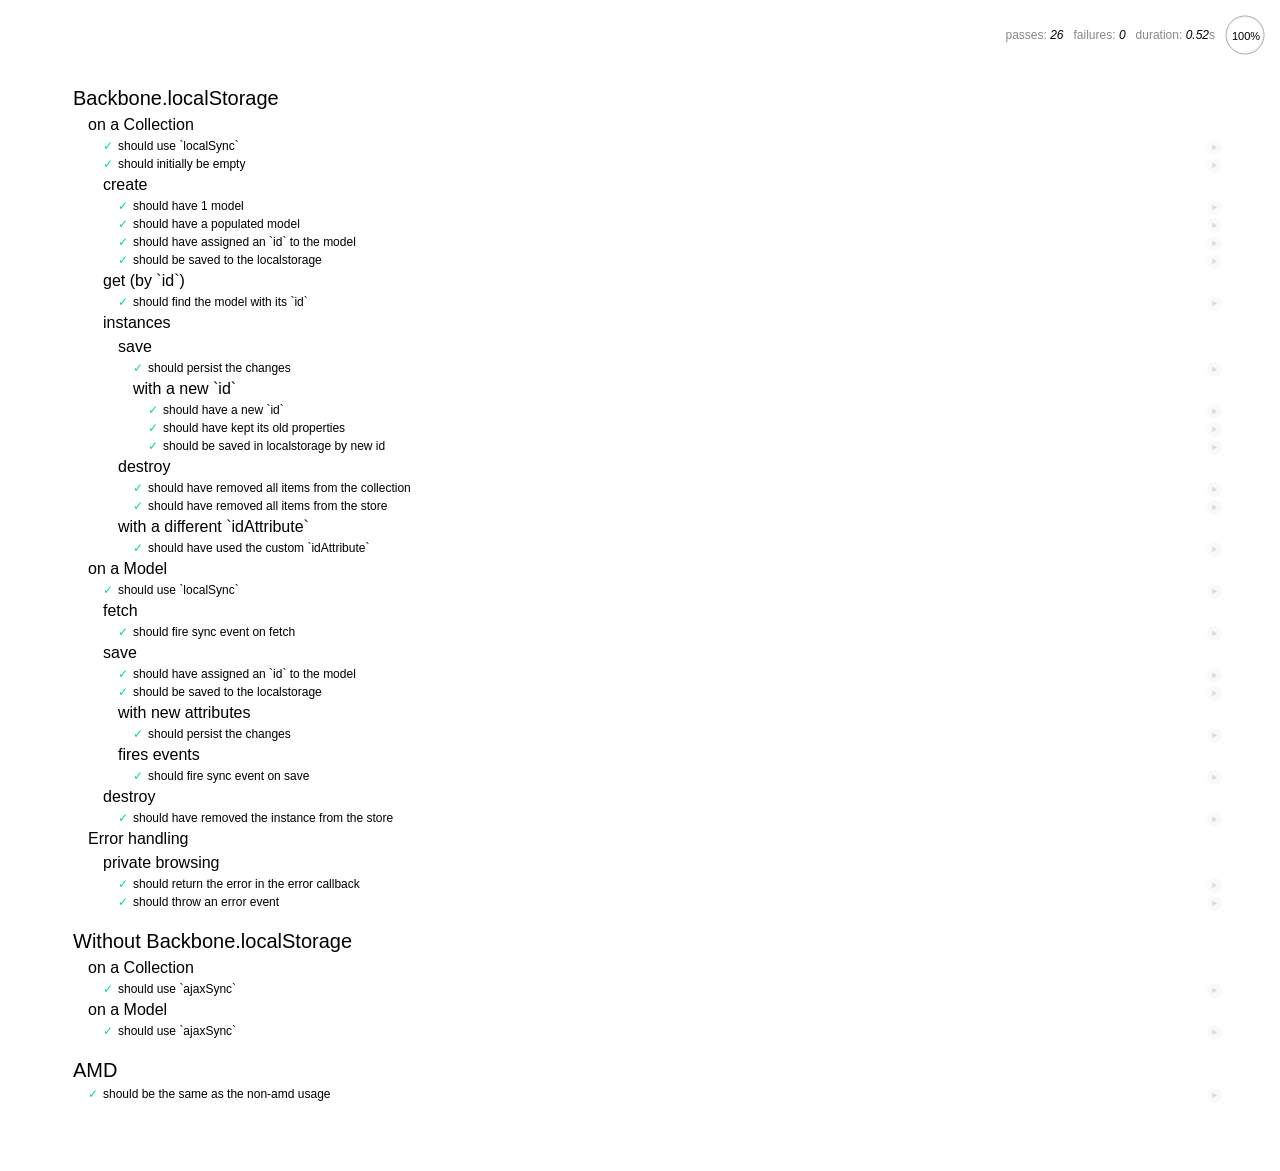
<file: app/vendor/backbone.localstorage/spec/runner.html>
<!DOCTYPE html>
<html>
  <head>
    <meta charset="utf-8">
    <title>Backbone.localStorage Test Suite</title>
    <link rel="stylesheet" href="support/mocha.css" />
  </head>
  <body>
    <div id="mocha"></div>
    <script src="support/jquery.js"></script>

    <script src="support/mocha.js"></script>
    <script>mocha.setup("bdd")</script>

    <script src="support/chai.js"></script>
    <script type="text/javascript">
      window.assert = chai.assert;
    </script>

    <script src="support/underscore.js"></script>
    <script src="support/backbone.js"></script>

    <script src="../backbone.localStorage.js"></script>

    <script src="support/require.js"></script>

    <script>
      require(["localStorage_spec"], function(){
        if (window.mochaPhantomJS)
          mochaPhantomJS.run();
        else
          mocha.run();
      });
    </script>
  </body>
</html>
</file>
<file: css/main.css>
html, body {
    height: 100%;
}
body {
    min-width: 870px;
    margin: 0;
    font-family: sans-serif;
    display: flex;
    background: #eee;
}
.content {
    flex: 6 0 0;
}
.catalog {
    display: flex;
    flex-flow: row wrap;
    justify-content: center;
    align-content: center;
}
figure {
    flex: 0 0 250px;
    margin: 10px;
    padding: 20px 5px;
    border: 1px solid #ccc;
    background: #fff;
    text-align: center;
}
figcaption {
    margin: 5px 0;
    font-size: larger;
    color: #666;
}
h1 {
    text-align: center;
}
button {
    font-size: 12px;
}
.cart {
    flex: 2.8 0 0;
    background: whitesmoke;
    border-left: 1px solid #ccc;
    position: relative;
}
.list {
    margin: 30px 0;
    padding: 0 20px;
}
.list li {
    display: block;
    overflow: hidden;
    margin: 10px 0 0;
}
.list b {
    display: block;
    overflow: hidden;
    white-space: nowrap;
    text-overflow: ellipsis;
    width: 73%;
    float: left;
    margin: 0 2% 0 0;
}
.list button {
    display: block;
    width: 25%;
    float: right;
}
.clear {
    position: absolute;
    right: 10px;
    top: 10px;
    color: #666;
    cursor: pointer;
    font-size: smaller;
    text-decoration: underline;
}
</file>
<file: app/vendor/backbone-amd/docs/docco.css>
/*--------------------- Typography ----------------------------*/

@font-face {
    font-family: 'aller-light';
    src: url('public/fonts/aller-light.eot');
    src: url('public/fonts/aller-light.eot?#iefix') format('embedded-opentype'),
         url('public/fonts/aller-light.woff') format('woff'),
         url('public/fonts/aller-light.ttf') format('truetype');
    font-weight: normal;
    font-style: normal;
}

@font-face {
    font-family: 'aller-bold';
    src: url('public/fonts/aller-bold.eot');
    src: url('public/fonts/aller-bold.eot?#iefix') format('embedded-opentype'),
         url('public/fonts/aller-bold.woff') format('woff'),
         url('public/fonts/aller-bold.ttf') format('truetype');
    font-weight: normal;
    font-style: normal;
}

@font-face {
    font-family: 'novecento-bold';
    src: url('public/fonts/novecento-bold.eot');
    src: url('public/fonts/novecento-bold.eot?#iefix') format('embedded-opentype'),
         url('public/fonts/novecento-bold.woff') format('woff'),
         url('public/fonts/novecento-bold.ttf') format('truetype');
    font-weight: normal;
    font-style: normal;
}

/*--------------------- Layout ----------------------------*/
html { height: 100%; }
body {
  font-family: "aller-light";
  font-size: 14px;
  line-height: 18px;
  color: #30404f;
  margin: 0; padding: 0;
  height:100%;
}
#container { min-height: 100%; }

a {
  color: #000;
}

b, strong {
  font-weight: normal;
  font-family: "aller-bold";
}

p, ul, ol {
  margin: 15px 0 0px;
}

h1, h2, h3, h4, h5, h6 {
  color: #112233;
  line-height: 1em;
  font-weight: normal;
  font-family: "novecento-bold";
  text-transform: uppercase;
  margin: 30px 0 15px 0;
}

h1 {
  margin-top: 40px;
}

hr {
  border: 0;
  background: 1px solid #ddd;
  height: 1px;
  margin: 20px 0;
}

pre, tt, code {
  font-size: 12px; line-height: 16px;
  font-family: Menlo, Monaco, Consolas, "Lucida Console", monospace;
  margin: 0; padding: 0;
}
  .annotation pre {
    display: block;
    margin: 0;
    padding: 7px 10px;
    background: #fcfcfc;
    -moz-box-shadow:    inset 0 0 10px rgba(0,0,0,0.1);
    -webkit-box-shadow: inset 0 0 10px rgba(0,0,0,0.1);
    box-shadow:         inset 0 0 10px rgba(0,0,0,0.1);
    overflow-x: auto;
  }
    .annotation pre code {
      border: 0;
      padding: 0;
      background: transparent;
    }


blockquote {
  border-left: 5px solid #ccc;
  margin: 0;
  padding: 1px 0 1px 1em;
}
  .sections blockquote p {
    font-family: Menlo, Consolas, Monaco, monospace;
    font-size: 12px; line-height: 16px;
    color: #999;
    margin: 10px 0 0;
    white-space: pre-wrap;
  }

ul.sections {
  list-style: none;
  padding:0 0 5px 0;;
  margin:0;
}

/*
  Force border-box so that % widths fit the parent
  container without overlap because of margin/padding.

  More Info : http://www.quirksmode.org/css/box.html
*/
ul.sections > li > div {
  -moz-box-sizing: border-box;    /* firefox */
  -ms-box-sizing: border-box;     /* ie */
  -webkit-box-sizing: border-box; /* webkit */
  -khtml-box-sizing: border-box;  /* konqueror */
  box-sizing: border-box;         /* css3 */
}


/*---------------------- Jump Page -----------------------------*/
#jump_to, #jump_page {
  margin: 0;
  background: white;
  -webkit-box-shadow: 0 0 25px #777; -moz-box-shadow: 0 0 25px #777;
  -webkit-border-bottom-left-radius: 5px; -moz-border-radius-bottomleft: 5px;
  font: 16px Arial;
  cursor: pointer;
  text-align: right;
  list-style: none;
}

#jump_to a {
  text-decoration: none;
}

#jump_to a.large {
  display: none;
}
#jump_to a.small {
  font-size: 22px;
  font-weight: bold;
  color: #676767;
}

#jump_to, #jump_wrapper {
  position: fixed;
  right: 0; top: 0;
  padding: 10px 15px;
  margin:0;
}

#jump_wrapper {
  display: none;
  padding:0;
}

#jump_to:hover #jump_wrapper {
  display: block;
}

#jump_page {
  padding: 5px 0 3px;
  margin: 0 0 25px 25px;
}

#jump_page .source {
  display: block;
  padding: 15px;
  text-decoration: none;
  border-top: 1px solid #eee;
}

#jump_page .source:hover {
  background: #f5f5ff;
}

#jump_page .source:first-child {
}

/*---------------------- Low resolutions (> 320px) ---------------------*/
@media only screen and (min-width: 320px) {
  .pilwrap { display: none; }

  ul.sections > li > div {
    display: block;
    padding:5px 10px 0 10px;
  }

  ul.sections > li > div.annotation ul, ul.sections > li > div.annotation ol {
    padding-left: 30px;
  }

  ul.sections > li > div.content {
    background: #f5f5ff;
    overflow-x:auto;
    -webkit-box-shadow: inset 0 0 5px #e5e5ee;
    box-shadow: inset 0 0 5px #e5e5ee;
    border: 1px solid #dedede;
    margin:5px 10px 5px 10px;
    padding-bottom: 5px;
  }

  ul.sections > li > div.annotation pre {
    margin: 7px 0 7px;
    padding-left: 15px;
  }

  ul.sections > li > div.annotation p tt, .annotation code {
    background: #f8f8ff;
    border: 1px solid #dedede;
    font-size: 12px;
    padding: 0 0.2em;
  }
}

/*----------------------  (> 481px) ---------------------*/
@media only screen and (min-width: 481px) {
  #container {
    position: relative;
  }
  body {
    background-color: #F5F5FF;
    font-size: 15px;
    line-height: 21px;
  }
  pre, tt, code {
    line-height: 18px;
  }
  p, ul, ol {
    margin: 0 0 15px;
  }


  #jump_to {
    padding: 5px 10px;
  }
  #jump_wrapper {
    padding: 0;
  }
  #jump_to, #jump_page {
    font: 10px Arial;
    text-transform: uppercase;
  }
  #jump_page .source {
    padding: 5px 10px;
  }
  #jump_to a.large {
    display: inline-block;
  }
  #jump_to a.small {
    display: none;
  }



  #background {
    position: absolute;
    top: 0; bottom: 0;
    width: 350px;
    background: #fff;
    border-right: 1px solid #e5e5ee;
    z-index: -1;
  }

  ul.sections > li > div.annotation ul, ul.sections > li > div.annotation ol {
    padding-left: 40px;
  }

  ul.sections > li {
    white-space: nowrap;
  }

  ul.sections > li > div {
    display: inline-block;
  }

  ul.sections > li > div.annotation {
    max-width: 350px;
    min-width: 350px;
    min-height: 5px;
    padding: 13px;
    overflow-x: hidden;
    white-space: normal;
    vertical-align: top;
    text-align: left;
  }
  ul.sections > li > div.annotation pre {
    margin: 15px 0 15px;
    padding-left: 15px;
  }

  ul.sections > li > div.content {
    padding: 13px;
    vertical-align: top;
    background: #f5f5ff;
    border: none;
    -webkit-box-shadow: none;
    box-shadow: none;
  }

  .pilwrap {
    position: relative;
    display: inline;
  }

  .pilcrow {
    font: 12px Arial;
    text-decoration: none;
    color: #454545;
    position: absolute;
    top: 3px; left: -20px;
    padding: 1px 2px;
    opacity: 0;
    -webkit-transition: opacity 0.2s linear;
  }
    .for-h1 .pilcrow {
      top: 47px;
    }
    .for-h2 .pilcrow, .for-h3 .pilcrow, .for-h4 .pilcrow {
      top: 35px;
    }

  ul.sections > li > div.annotation:hover .pilcrow {
    opacity: 1;
  }
}

/*---------------------- (> 1025px) ---------------------*/
@media only screen and (min-width: 1025px) {

  body {
    font-size: 16px;
    line-height: 24px;
  }

  #background {
    width: 525px;
  }
  ul.sections > li > div.annotation {
    max-width: 525px;
    min-width: 525px;
    padding: 10px 25px 1px 50px;
  }
  ul.sections > li > div.content {
    padding: 9px 15px 16px 25px;
  }
}

/*---------------------- Syntax Highlighting -----------------------------*/

td.linenos { background-color: #f0f0f0; padding-right: 10px; }
span.lineno { background-color: #f0f0f0; padding: 0 5px 0 5px; }
/*

github.com style (c) Vasily Polovnyov <vast@whiteants.net>

*/

pre code {
  display: block; padding: 0.5em;
  color: #000;
  background: #f8f8ff
}

pre .comment,
pre .template_comment,
pre .diff .header,
pre .javadoc {
  color: #408080;
  font-style: italic
}

pre .keyword,
pre .assignment,
pre .literal,
pre .css .rule .keyword,
pre .winutils,
pre .javascript .title,
pre .lisp .title,
pre .subst {
  color: #954121;
  /*font-weight: bold*/
}

pre .number,
pre .hexcolor {
  color: #40a070
}

pre .string,
pre .tag .value,
pre .phpdoc,
pre .tex .formula {
  color: #219161;
}

pre .title,
pre .id {
  color: #19469D;
}
pre .params {
  color: #00F;
}

pre .javascript .title,
pre .lisp .title,
pre .subst {
  font-weight: normal
}

pre .class .title,
pre .haskell .label,
pre .tex .command {
  color: #458;
  font-weight: bold
}

pre .tag,
pre .tag .title,
pre .rules .property,
pre .django .tag .keyword {
  color: #000080;
  font-weight: normal
}

pre .attribute,
pre .variable,
pre .instancevar,
pre .lisp .body {
  color: #008080
}

pre .regexp {
  color: #B68
}

pre .class {
  color: #458;
  font-weight: bold
}

pre .symbol,
pre .ruby .symbol .string,
pre .ruby .symbol .keyword,
pre .ruby .symbol .keymethods,
pre .lisp .keyword,
pre .tex .special,
pre .input_number {
  color: #990073
}

pre .builtin,
pre .constructor,
pre .built_in,
pre .lisp .title {
  color: #0086b3
}

pre .preprocessor,
pre .pi,
pre .doctype,
pre .shebang,
pre .cdata {
  color: #999;
  font-weight: bold
}

pre .deletion {
  background: #fdd
}

pre .addition {
  background: #dfd
}

pre .diff .change {
  background: #0086b3
}

pre .chunk {
  color: #aaa
}

pre .tex .formula {
  opacity: 0.5;
}
</file>
<file: app/vendor/backbone.localstorage/spec/support/mocha.css>
@charset "utf-8";

body {
  font: 20px/1.5 "Helvetica Neue", Helvetica, Arial, sans-serif;
  padding: 60px 50px;
}

#mocha ul, #mocha li {
  margin: 0;
  padding: 0;
}

#mocha ul {
  list-style: none;
}

#mocha h1, #mocha h2 {
  margin: 0;
}

#mocha h1 {
  margin-top: 15px;
  font-size: 1em;
  font-weight: 200;
}

#mocha h1 a {
  text-decoration: none;
  color: inherit;
}

#mocha h1 a:hover {
  text-decoration: underline;
}

#mocha .suite .suite h1 {
  margin-top: 0;
  font-size: .8em;
}

.hidden {
  display: none;
}

#mocha h2 {
  font-size: 12px;
  font-weight: normal;
  cursor: pointer;
}

#mocha .suite {
  margin-left: 15px;
}

#mocha .test {
  margin-left: 15px;
  overflow: hidden;
}

#mocha .test.pending:hover h2::after {
  content: '(pending)';
  font-family: arial;
}

#mocha .test.pass.medium .duration {
  background: #C09853;
}

#mocha .test.pass.slow .duration {
  background: #B94A48;
}

#mocha .test.pass::before {
  content: '✓';
  font-size: 12px;
  display: block;
  float: left;
  margin-right: 5px;
  color: #00d6b2;
}

#mocha .test.pass .duration {
  font-size: 9px;
  margin-left: 5px;
  padding: 2px 5px;
  color: white;
  -webkit-box-shadow: inset 0 1px 1px rgba(0,0,0,.2);
  -moz-box-shadow: inset 0 1px 1px rgba(0,0,0,.2);
  box-shadow: inset 0 1px 1px rgba(0,0,0,.2);
  -webkit-border-radius: 5px;
  -moz-border-radius: 5px;
  -ms-border-radius: 5px;
  -o-border-radius: 5px;
  border-radius: 5px;
}

#mocha .test.pass.fast .duration {
  display: none;
}

#mocha .test.pending {
  color: #0b97c4;
}

#mocha .test.pending::before {
  content: '◦';
  color: #0b97c4;
}

#mocha .test.fail {
  color: #c00;
}

#mocha .test.fail pre {
  color: black;
}

#mocha .test.fail::before {
  content: '✖';
  font-size: 12px;
  display: block;
  float: left;
  margin-right: 5px;
  color: #c00;
}

#mocha .test pre.error {
  color: #c00;
  max-height: 300px;
  overflow: auto;
}

#mocha .test pre {
  display: block;
  float: left;
  clear: left;
  font: 12px/1.5 monaco, monospace;
  margin: 5px;
  padding: 15px;
  border: 1px solid #eee;
  border-bottom-color: #ddd;
  -webkit-border-radius: 3px;
  -webkit-box-shadow: 0 1px 3px #eee;
  -moz-border-radius: 3px;
  -moz-box-shadow: 0 1px 3px #eee;
}

#mocha .test h2 {
  position: relative;
}

#mocha .test a.replay {
  position: absolute;
  top: 3px;
  right: 0;
  text-decoration: none;
  vertical-align: middle;
  display: block;
  width: 15px;
  height: 15px;
  line-height: 15px;
  text-align: center;
  background: #eee;
  font-size: 15px;
  -moz-border-radius: 15px;
  border-radius: 15px;
  -webkit-transition: opacity 200ms;
  -moz-transition: opacity 200ms;
  transition: opacity 200ms;
  opacity: 0.3;
  color: #888;
}

#mocha .test:hover a.replay {
  opacity: 1;
}

#mocha-report.pass .test.fail {
  display: none;
}

#mocha-report.fail .test.pass {
  display: none;
}

#mocha-error {
  color: #c00;
  font-size: 1.5  em;
  font-weight: 100;
  letter-spacing: 1px;
}

#mocha-stats {
  position: fixed;
  top: 15px;
  right: 10px;
  font-size: 12px;
  margin: 0;
  color: #888;
}

#mocha-stats .progress {
  float: right;
  padding-top: 0;
}

#mocha-stats em {
  color: black;
}

#mocha-stats a {
  text-decoration: none;
  color: inherit;
}

#mocha-stats a:hover {
  border-bottom: 1px solid #eee;
}

#mocha-stats li {
  display: inline-block;
  margin: 0 5px;
  list-style: none;
  padding-top: 11px;
}

code .comment { color: #ddd }
code .init { color: #2F6FAD }
code .string { color: #5890AD }
code .keyword { color: #8A6343 }
code .number { color: #2F6FAD }
</file>
<file: app/vendor/backbone-amd/test/vendor/qunit.css>
/**
 * QUnit v1.12.0 - A JavaScript Unit Testing Framework
 *
 * http://qunitjs.com
 *
 * Copyright 2012 jQuery Foundation and other contributors
 * Released under the MIT license.
 * http://jquery.org/license
 */

/** Font Family and Sizes */

#qunit-tests, #qunit-header, #qunit-banner, #qunit-testrunner-toolbar, #qunit-userAgent, #qunit-testresult {
	font-family: "Helvetica Neue Light", "HelveticaNeue-Light", "Helvetica Neue", Calibri, Helvetica, Arial, sans-serif;
}

#qunit-testrunner-toolbar, #qunit-userAgent, #qunit-testresult, #qunit-tests li { font-size: small; }
#qunit-tests { font-size: smaller; }


/** Resets */

#qunit-tests, #qunit-header, #qunit-banner, #qunit-userAgent, #qunit-testresult, #qunit-modulefilter {
	margin: 0;
	padding: 0;
}


/** Header */

#qunit-header {
	padding: 0.5em 0 0.5em 1em;

	color: #8699a4;
	background-color: #0d3349;

	font-size: 1.5em;
	line-height: 1em;
	font-weight: normal;

	border-radius: 5px 5px 0 0;
	-moz-border-radius: 5px 5px 0 0;
	-webkit-border-top-right-radius: 5px;
	-webkit-border-top-left-radius: 5px;
}

#qunit-header a {
	text-decoration: none;
	color: #c2ccd1;
}

#qunit-header a:hover,
#qunit-header a:focus {
	color: #fff;
}

#qunit-testrunner-toolbar label {
	display: inline-block;
	padding: 0 .5em 0 .1em;
}

#qunit-banner {
	height: 5px;
}

#qunit-testrunner-toolbar {
	padding: 0.5em 0 0.5em 2em;
	color: #5E740B;
	background-color: #eee;
	overflow: hidden;
}

#qunit-userAgent {
	padding: 0.5em 0 0.5em 2.5em;
	background-color: #2b81af;
	color: #fff;
	text-shadow: rgba(0, 0, 0, 0.5) 2px 2px 1px;
}

#qunit-modulefilter-container {
	float: right;
}

/** Tests: Pass/Fail */

#qunit-tests {
	list-style-position: inside;
}

#qunit-tests li {
	padding: 0.4em 0.5em 0.4em 2.5em;
	border-bottom: 1px solid #fff;
	list-style-position: inside;
}

#qunit-tests.hidepass li.pass, #qunit-tests.hidepass li.running  {
	display: none;
}

#qunit-tests li strong {
	cursor: pointer;
}

#qunit-tests li a {
	padding: 0.5em;
	color: #c2ccd1;
	text-decoration: none;
}
#qunit-tests li a:hover,
#qunit-tests li a:focus {
	color: #000;
}

#qunit-tests li .runtime {
	float: right;
	font-size: smaller;
}

.qunit-assert-list {
	margin-top: 0.5em;
	padding: 0.5em;

	background-color: #fff;

	border-radius: 5px;
	-moz-border-radius: 5px;
	-webkit-border-radius: 5px;
}

.qunit-collapsed {
	display: none;
}

#qunit-tests table {
	border-collapse: collapse;
	margin-top: .2em;
}

#qunit-tests th {
	text-align: right;
	vertical-align: top;
	padding: 0 .5em 0 0;
}

#qunit-tests td {
	vertical-align: top;
}

#qunit-tests pre {
	margin: 0;
	white-space: pre-wrap;
	word-wrap: break-word;
}

#qunit-tests del {
	background-color: #e0f2be;
	color: #374e0c;
	text-decoration: none;
}

#qunit-tests ins {
	background-color: #ffcaca;
	color: #500;
	text-decoration: none;
}

/*** Test Counts */

#qunit-tests b.counts                       { color: black; }
#qunit-tests b.passed                       { color: #5E740B; }
#qunit-tests b.failed                       { color: #710909; }

#qunit-tests li li {
	padding: 5px;
	background-color: #fff;
	border-bottom: none;
	list-style-position: inside;
}

/*** Passing Styles */

#qunit-tests li li.pass {
	color: #3c510c;
	background-color: #fff;
	border-left: 10px solid #C6E746;
}

#qunit-tests .pass                          { color: #528CE0; background-color: #D2E0E6; }
#qunit-tests .pass .test-name               { color: #366097; }

#qunit-tests .pass .test-actual,
#qunit-tests .pass .test-expected           { color: #999999; }

#qunit-banner.qunit-pass                    { background-color: #C6E746; }

/*** Failing Styles */

#qunit-tests li li.fail {
	color: #710909;
	background-color: #fff;
	border-left: 10px solid #EE5757;
	white-space: pre;
}

#qunit-tests > li:last-child {
	border-radius: 0 0 5px 5px;
	-moz-border-radius: 0 0 5px 5px;
	-webkit-border-bottom-right-radius: 5px;
	-webkit-border-bottom-left-radius: 5px;
}

#qunit-tests .fail                          { color: #000000; background-color: #EE5757; }
#qunit-tests .fail .test-name,
#qunit-tests .fail .module-name             { color: #000000; }

#qunit-tests .fail .test-actual             { color: #EE5757; }
#qunit-tests .fail .test-expected           { color: green;   }

#qunit-banner.qunit-fail                    { background-color: #EE5757; }


/** Result */

#qunit-testresult {
	padding: 0.5em 0.5em 0.5em 2.5em;

	color: #2b81af;
	background-color: #D2E0E6;

	border-bottom: 1px solid white;
}
#qunit-testresult .module-name {
	font-weight: bold;
}

/** Fixture */

#qunit-fixture {
	position: absolute;
	top: -10000px;
	left: -10000px;
	width: 1000px;
	height: 1000px;
}
</file>
